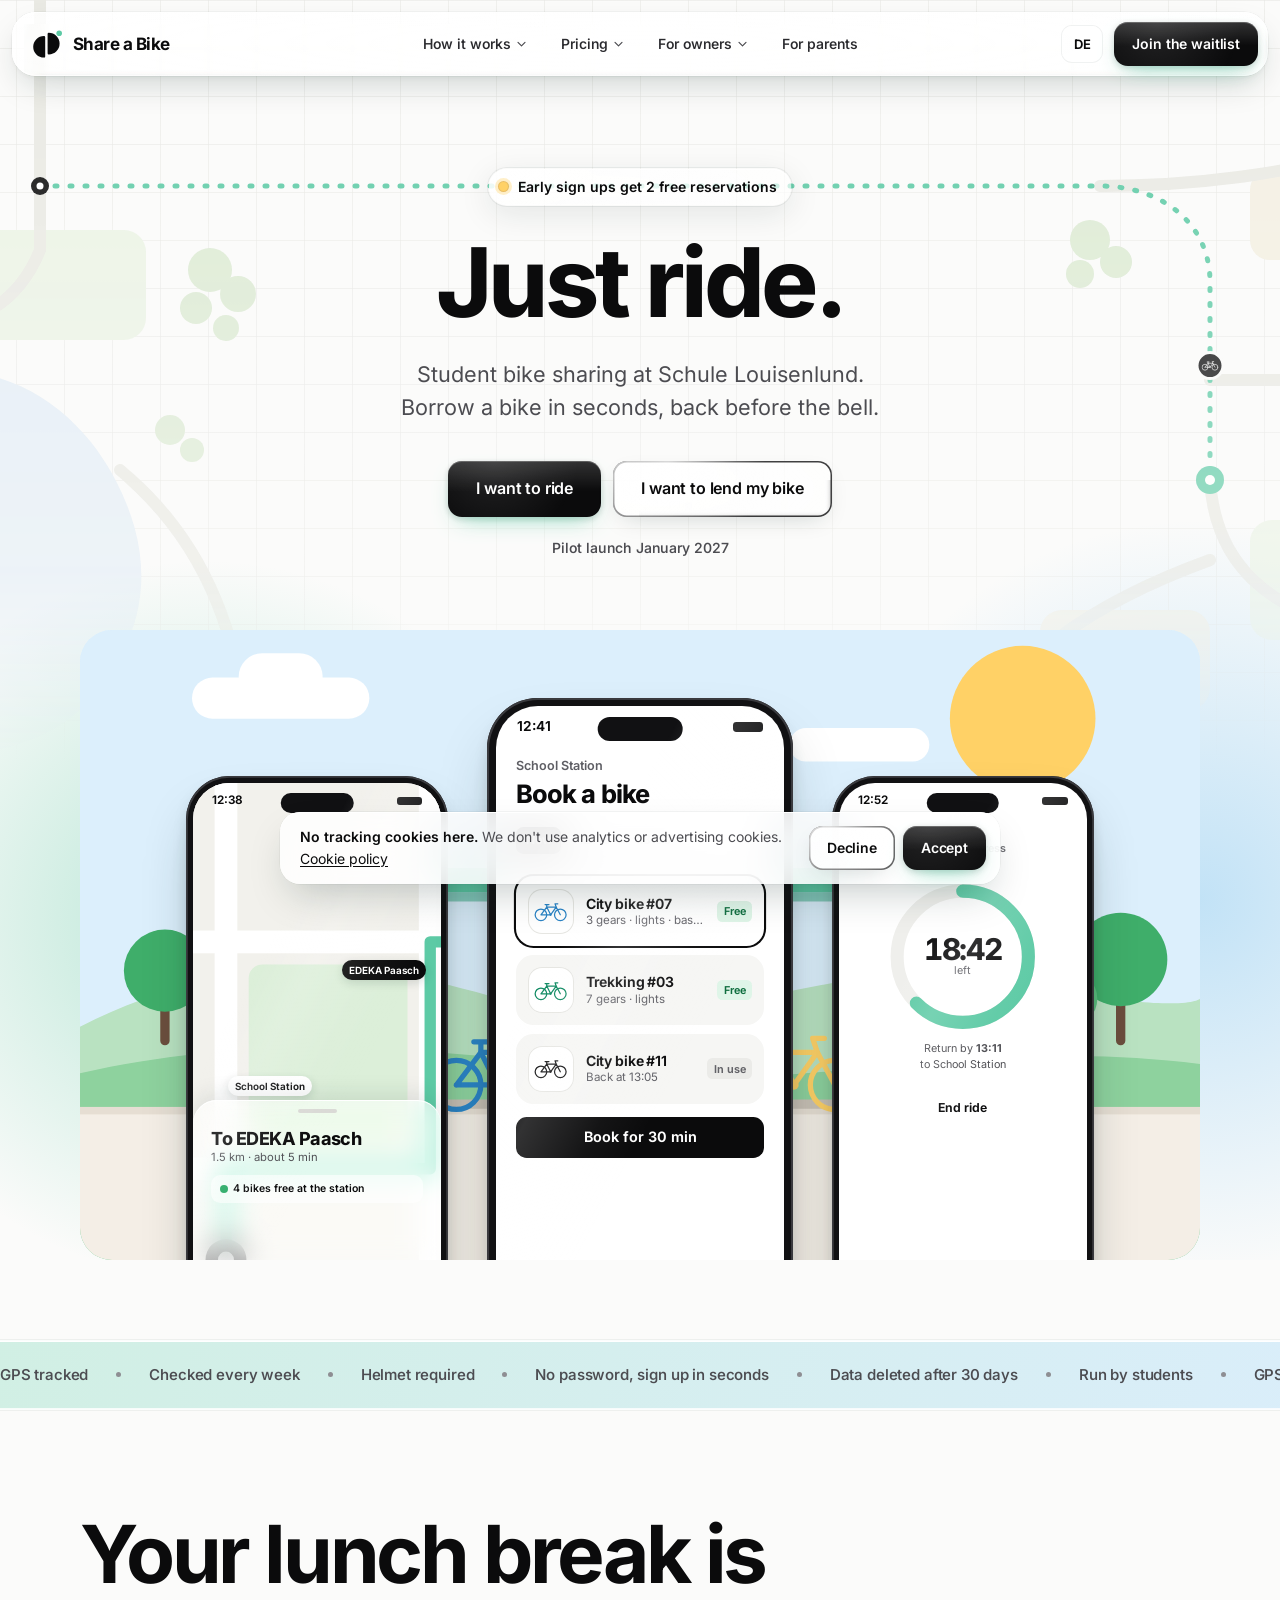
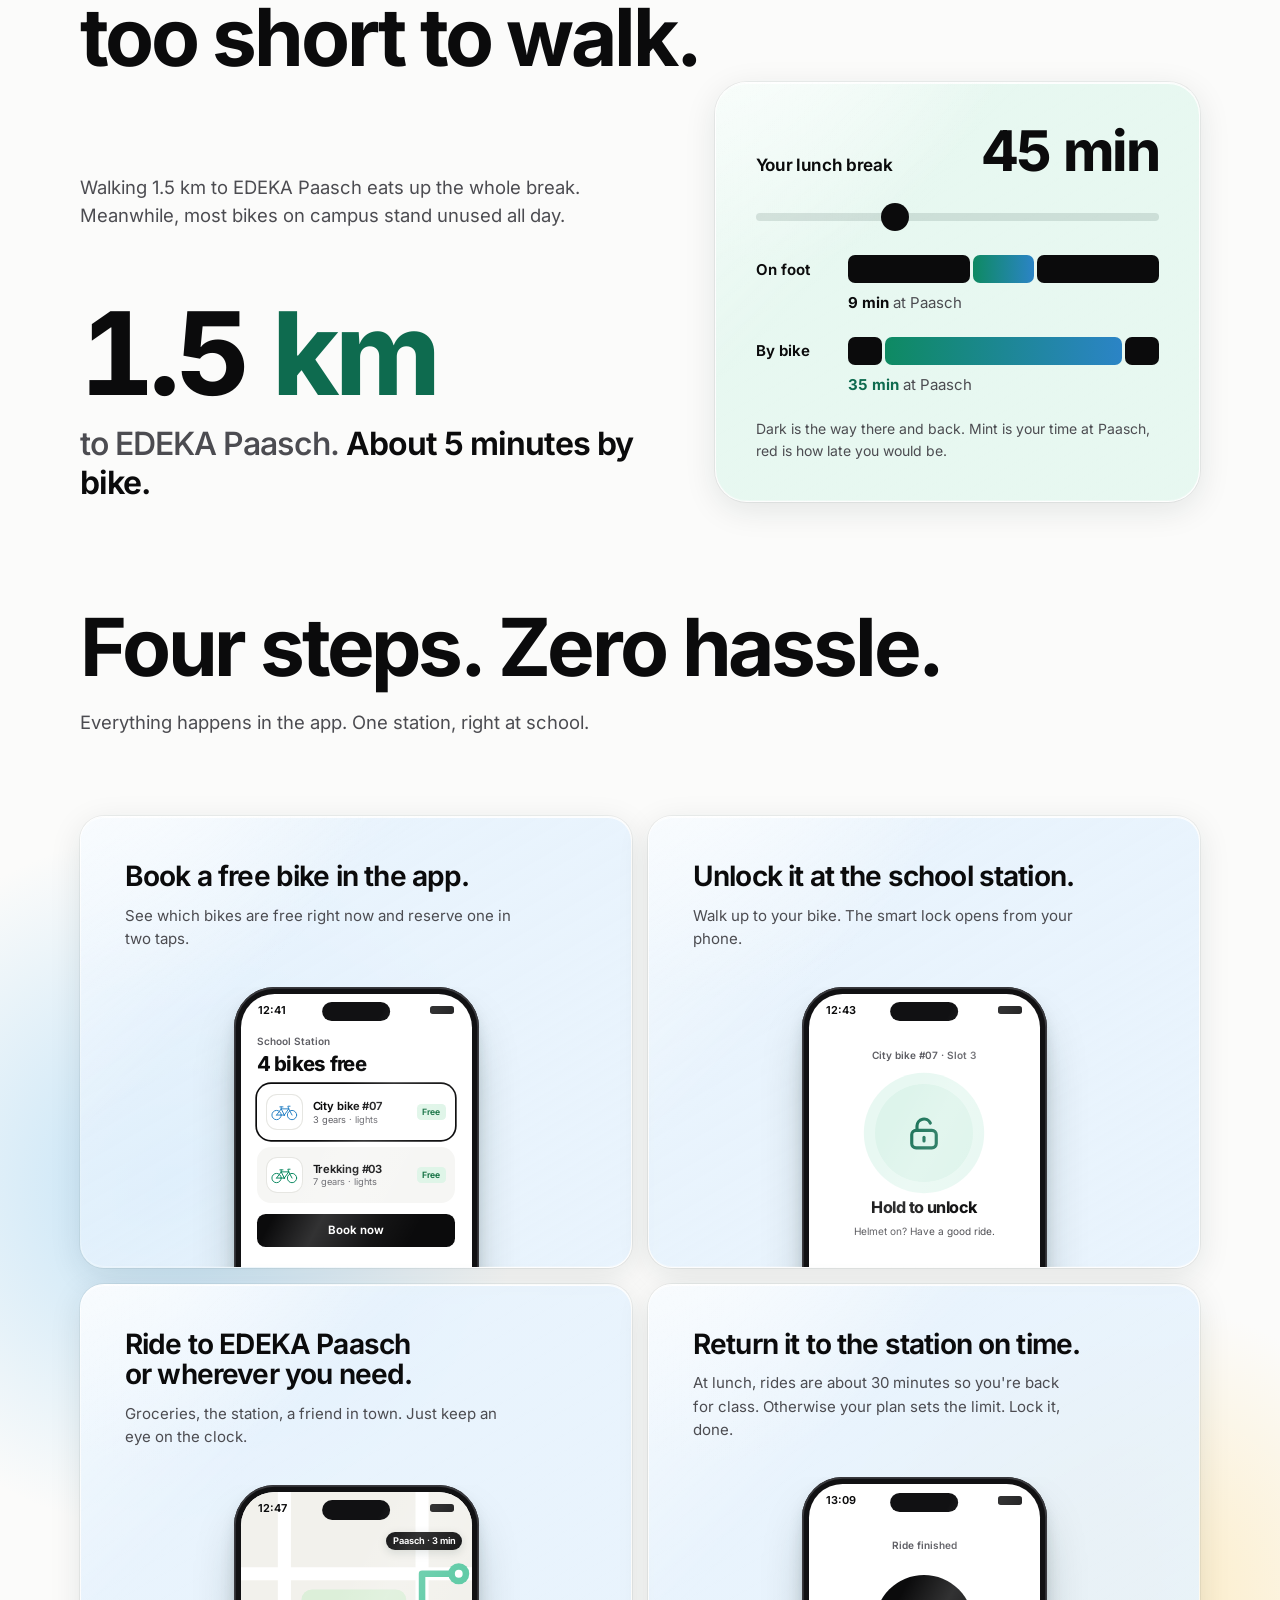
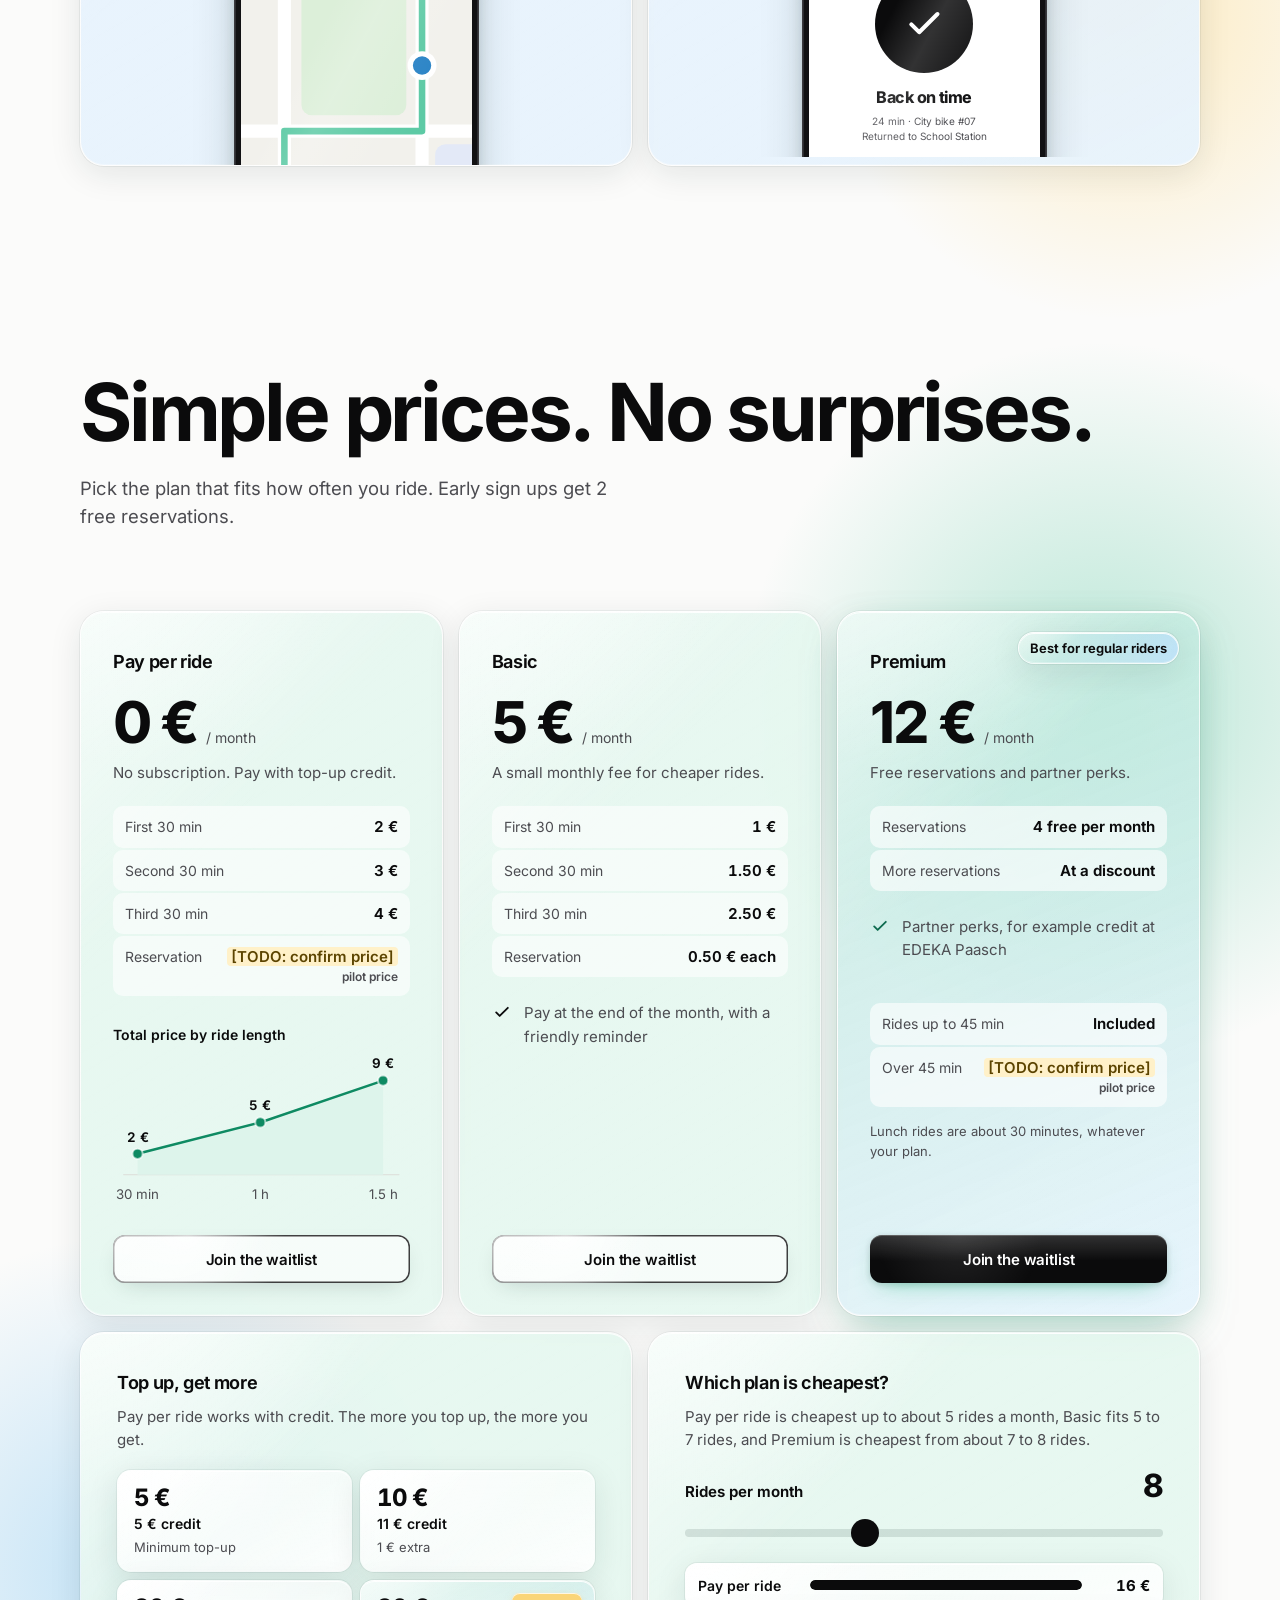
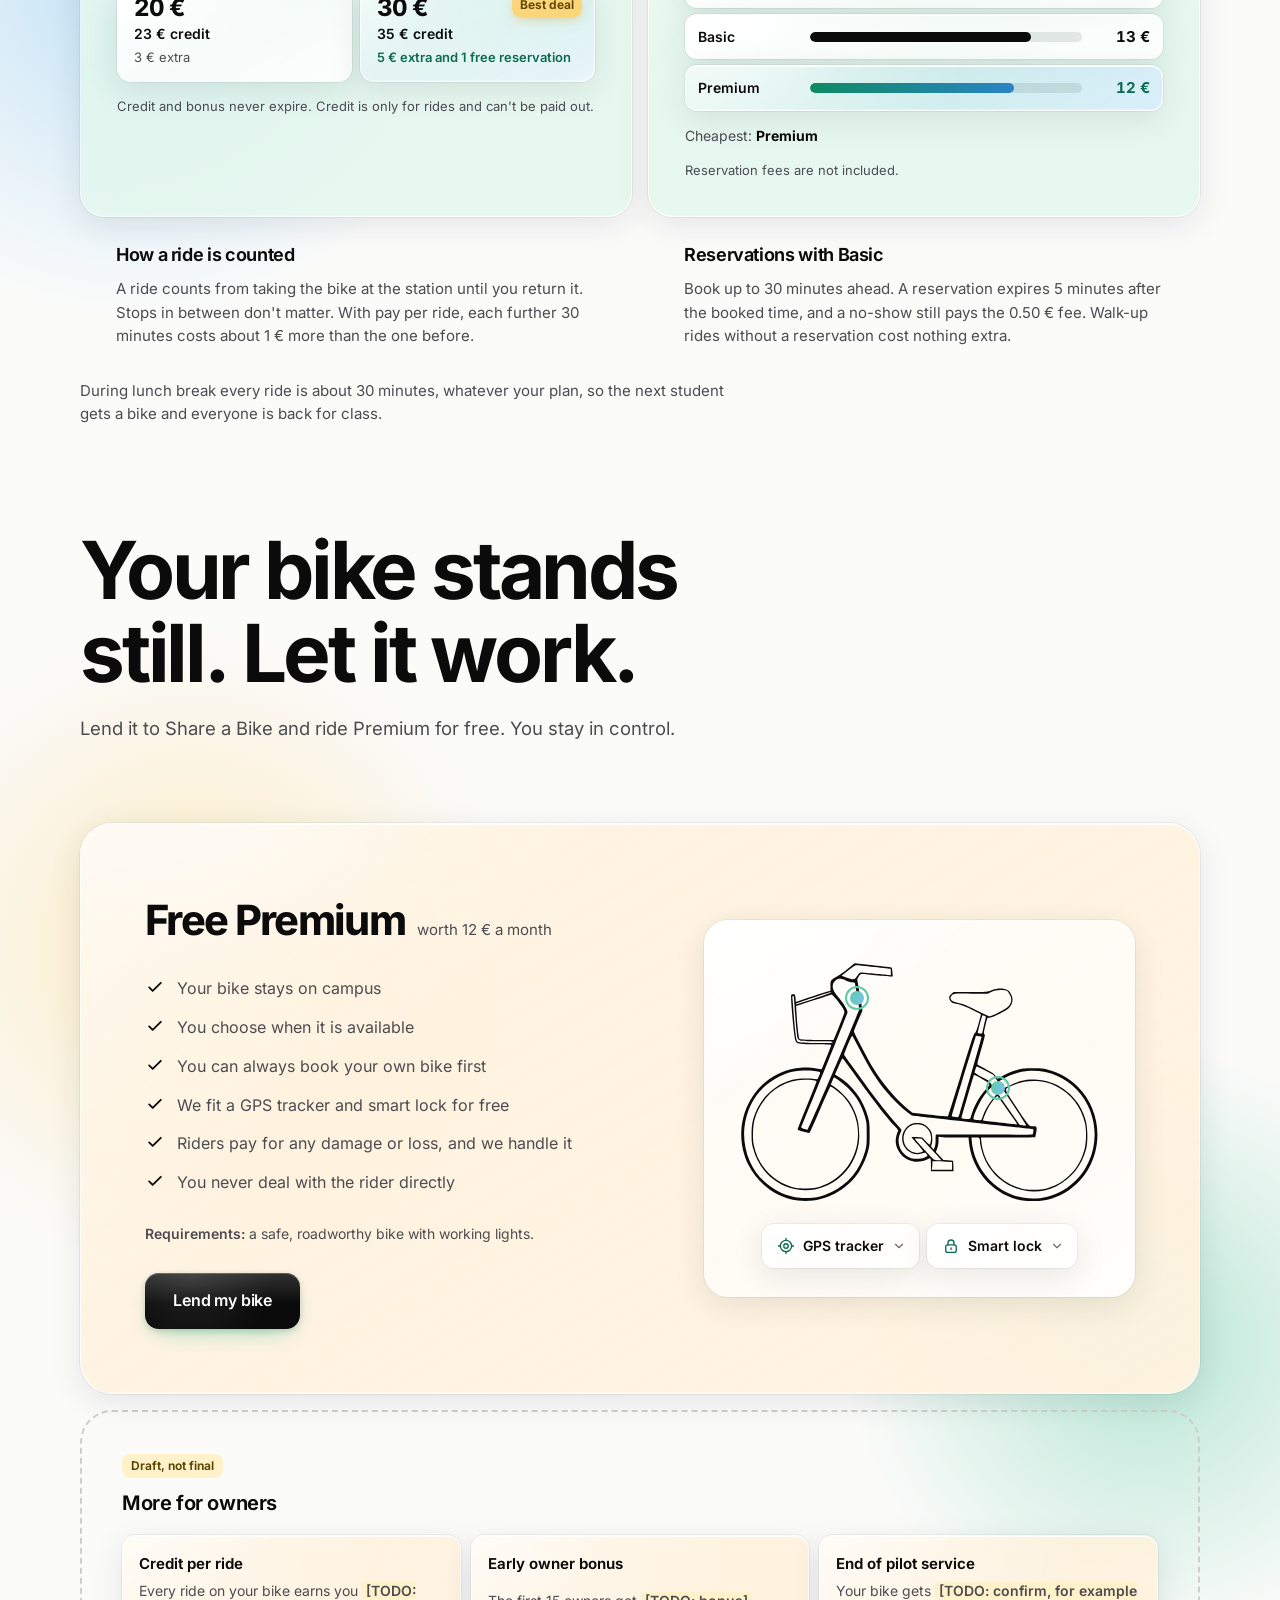
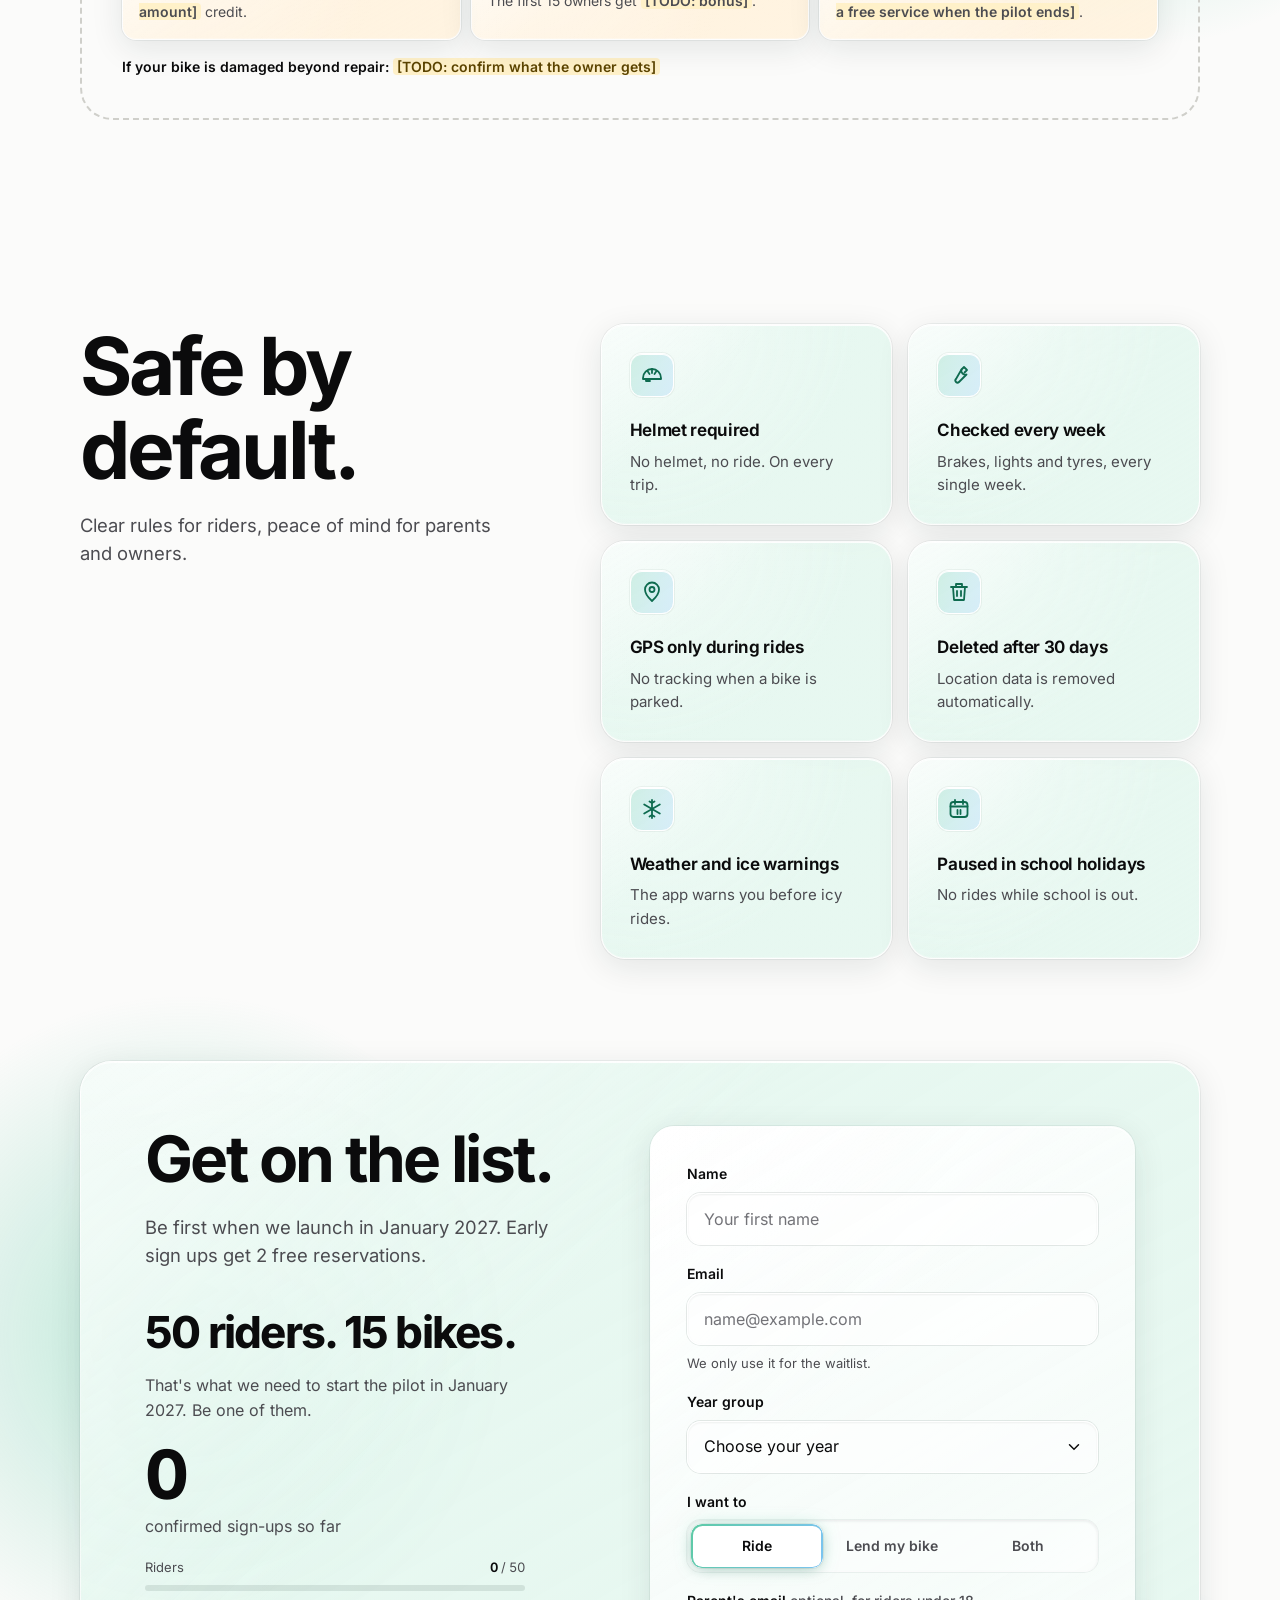
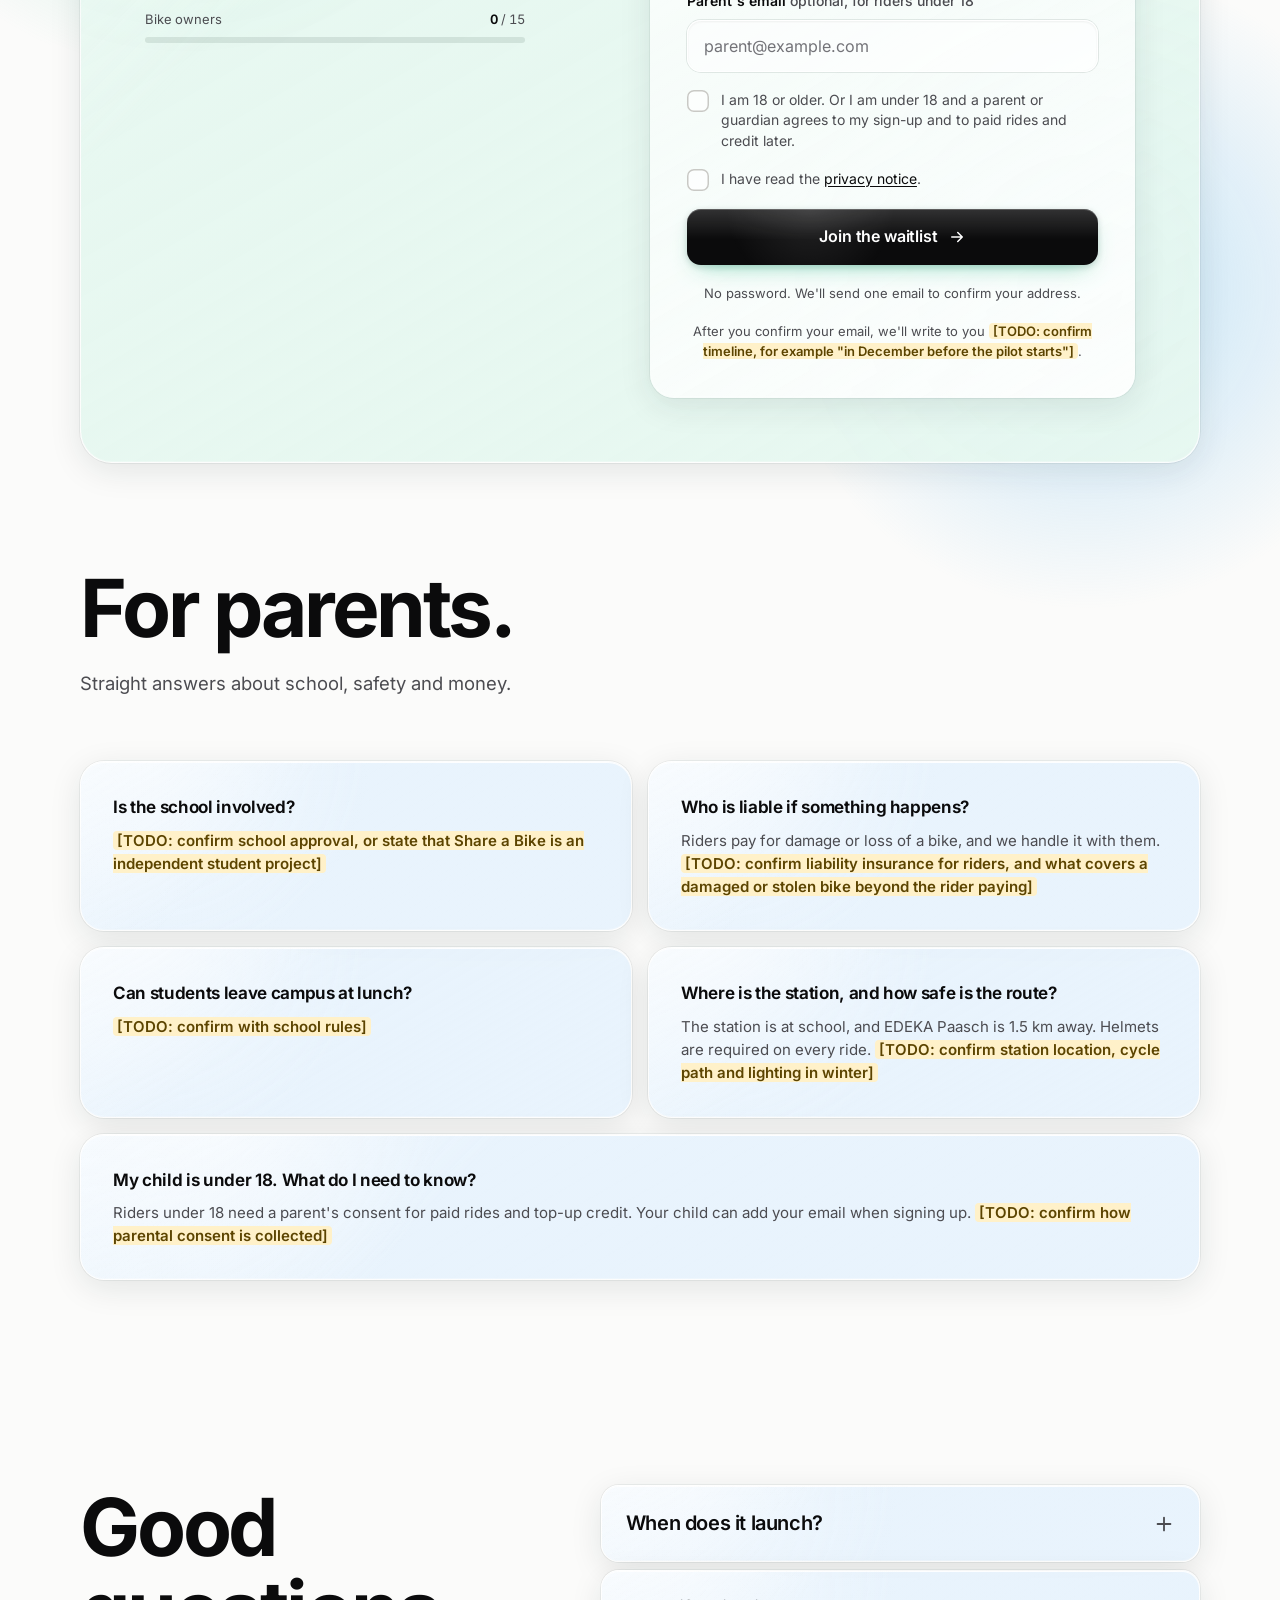
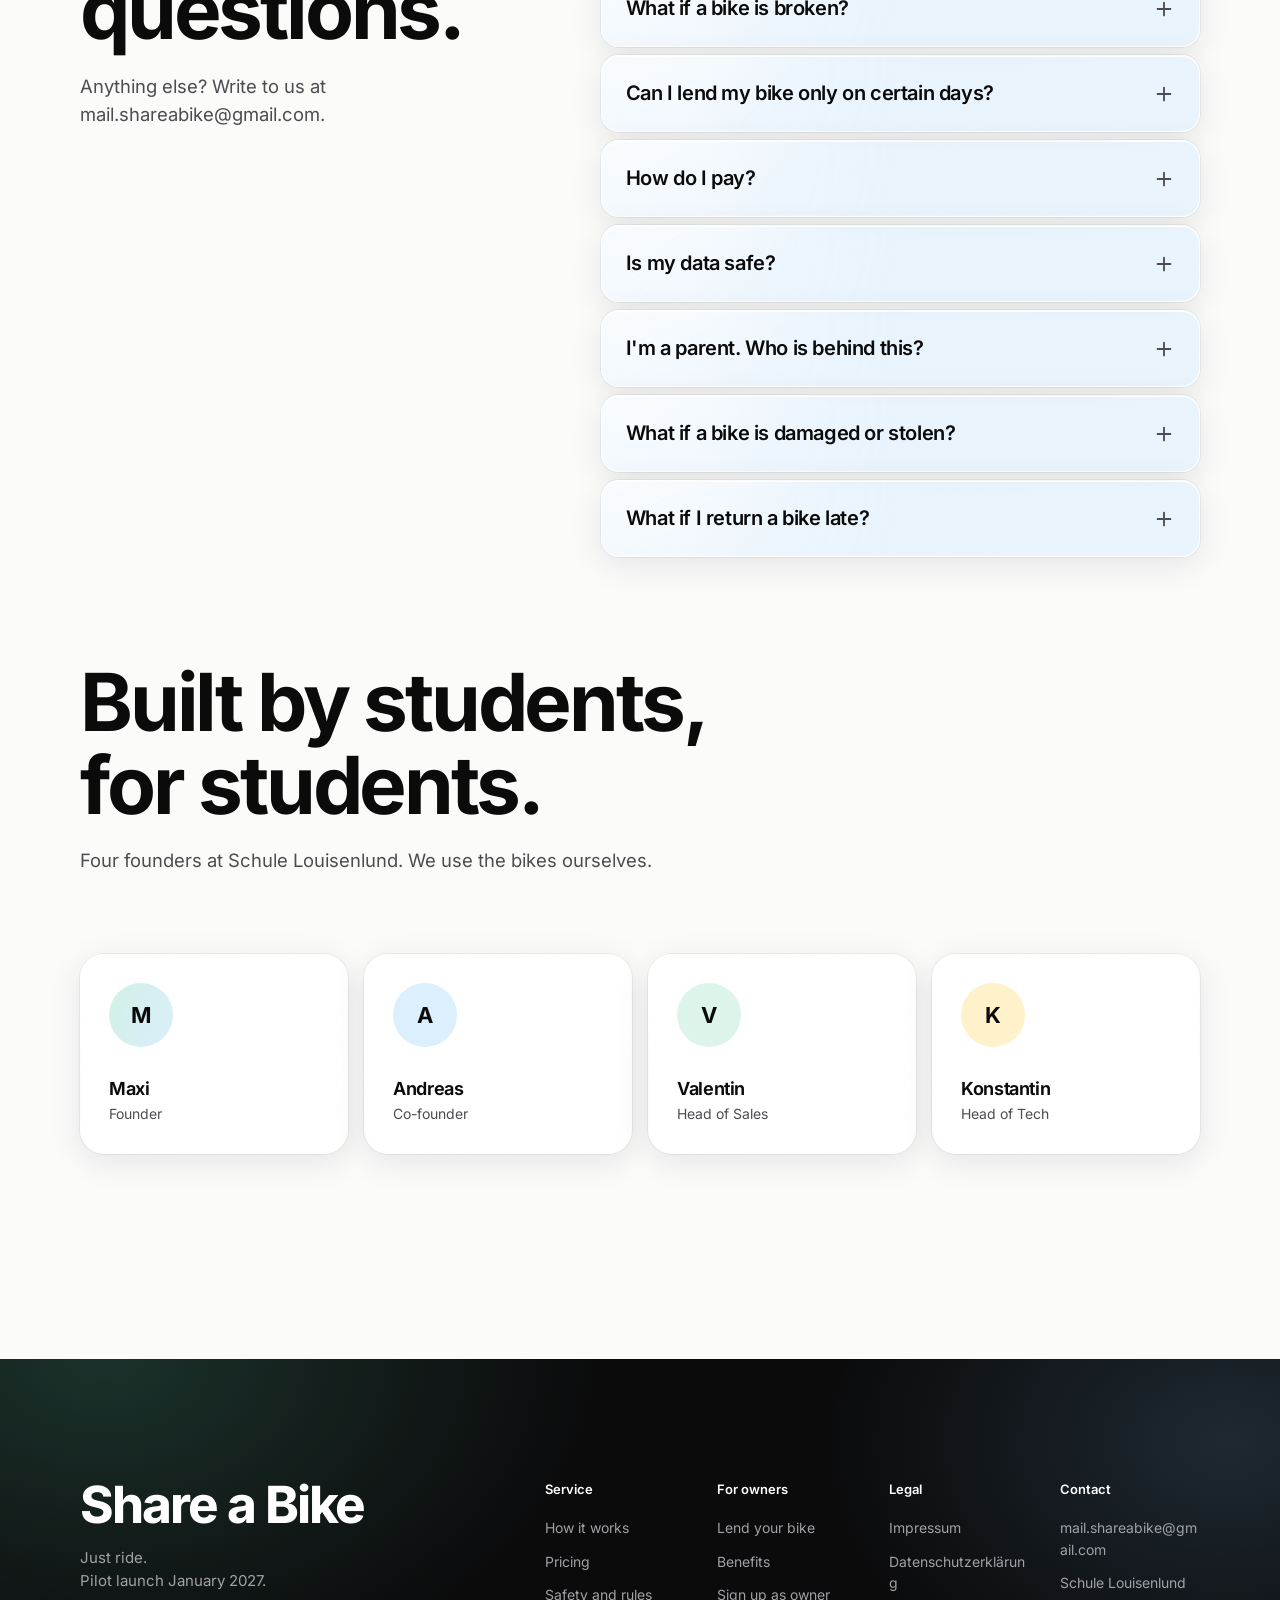
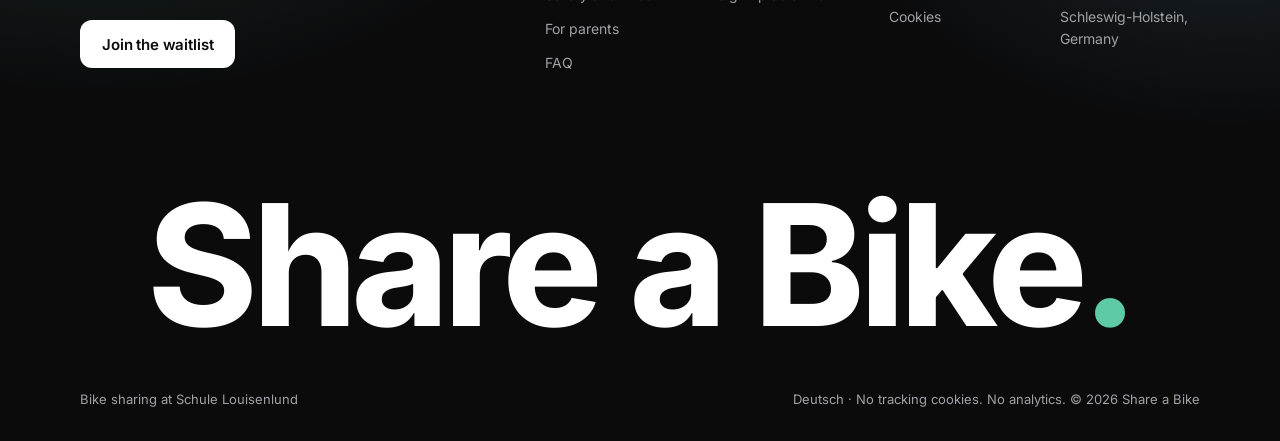
<file: site/index.html>
<!doctype html>
<!--
  ============================================================================
  Share a Bike · pre-launch waitlist site
  Bike sharing at Schule Louisenlund.

  HOW TO EDIT
  - All texts and prices live directly in this file. Each section is marked
    with a big "SECTION" comment, so search for e.g. "SECTION 5" to find pricing.
  - The service name "Share a Bike" appears in all files in /site (index,
    impressum, datenschutz, confirmed). Use search & replace to rename.
  - Colours, spacing and fonts live in css/style.css (top of the file).
  - The sign-up backend URL and waitlist goals live in js/config.js.
  ============================================================================
-->
<html lang="en">
<head>
  <meta charset="utf-8">
  <meta name="viewport" content="width=device-width, initial-scale=1, viewport-fit=cover, interactive-widget=resizes-content">
  <title>Share a Bike · Bike sharing at Schule Louisenlund</title>
  <meta name="description" content="Peer-to-peer bike sharing for students at Schule Louisenlund. Borrow a bike from the school station in seconds. Join the waitlist for the pilot in January 2027.">
  <meta name="theme-color" content="#FBFBFA">

  <!-- Open Graph / WhatsApp preview. og:image and og:url must be ABSOLUTE URLs.
       Change https://shareabike.netlify.app here (and in de.html) if you move to your own domain. -->
  <link rel="alternate" hreflang="en" href="https://shareabike.netlify.app/">
  <link rel="alternate" hreflang="de" href="https://shareabike.netlify.app/de.html">
  <meta property="og:type" content="website">
  <meta property="og:site_name" content="Share a Bike">
  <meta property="og:title" content="Share a Bike · Bike sharing at Schule Louisenlund">
  <meta property="og:description" content="Borrow a bike from school in seconds. Back before the bell. Join the waitlist: early sign ups get 2 free reservations.">
  <meta property="og:url" content="https://shareabike.netlify.app/">
  <meta property="og:locale" content="en_GB">
  <meta property="og:image" content="https://shareabike.netlify.app/img/og-image.png">
  <meta property="og:image:width" content="1200">
  <meta property="og:image:height" content="630">
  <meta property="og:image:alt" content="Share a Bike: Just ride. A student bike sharing pilot at Schule Louisenlund.">
  <meta name="twitter:card" content="summary_large_image">

  <link rel="icon" href="img/favicon.svg" type="image/svg+xml">
  <link rel="apple-touch-icon" href="img/apple-touch-icon.png">

  <!-- Self-hosted font: no requests to Google or any other third party. -->
  <link rel="preload" href="fonts/inter-latin-wght.woff2" as="font" type="font/woff2" crossorigin>
  <link rel="stylesheet" href="css/style.css">

  <!-- Config first (backend URL, goals), then the page scripts. No third-party scripts. -->
  <script src="js/config.js"></script>
  <script src="js/liquid-glass.js" defer></script>
  <script src="js/main.js" defer></script>
  <script src="js/nav-menu.js" defer></script>
  <script src="js/cookie-banner.js" defer></script>
</head>
<body>

<!-- ==========================================================================
     SVG DEFINITIONS
     1) #liquid-glass: the refraction filter used by the header (Chromium only,
        other browsers automatically get a frosted-glass fallback, see
        js/liquid-glass.js). The displacement map image is generated by JS so
        it always matches the exact size of the pill.
     2) Icon + illustration sprite, reused all over the page via <use>.
     ========================================================================== -->
<svg class="svg-defs" aria-hidden="true" focusable="false">
  <defs>
    <filter id="liquid-glass" x="0" y="0" width="100%" height="100%" color-interpolation-filters="sRGB">
      <!-- Displacement map: neutral grey in the middle, strong at the rounded edges -->
      <feImage id="liquid-glass-map" x="0" y="0" width="1" height="1" preserveAspectRatio="none" result="map"/>
      <!-- Blur so text scrolling behind the glass never competes with the nav labels -->
      <feGaussianBlur in="SourceGraphic" stdDeviation="2.4" result="soft"/>
      <!-- Refract each colour channel by a slightly different amount = chromatic aberration -->
      <feDisplacementMap in="soft" in2="map" scale="24" xChannelSelector="R" yChannelSelector="G" result="dispR"/>
      <feDisplacementMap in="soft" in2="map" scale="22" xChannelSelector="R" yChannelSelector="G" result="dispG"/>
      <feDisplacementMap in="soft" in2="map" scale="20" xChannelSelector="R" yChannelSelector="G" result="dispB"/>
      <feColorMatrix in="dispR" type="matrix" values="1 0 0 0 0  0 0 0 0 0  0 0 0 0 0  0 0 0 1 0" result="chR"/>
      <feColorMatrix in="dispG" type="matrix" values="0 0 0 0 0  0 1 0 0 0  0 0 0 0 0  0 0 0 1 0" result="chG"/>
      <feColorMatrix in="dispB" type="matrix" values="0 0 0 0 0  0 0 0 0 0  0 0 1 0 0  0 0 0 1 0" result="chB"/>
      <feBlend in="chR" in2="chG" mode="screen" result="chRG"/>
      <feBlend in="chRG" in2="chB" mode="screen" result="glass"/>
      <!-- Slight saturation boost, like real liquid glass -->
      <feColorMatrix in="glass" type="saturate" values="1.45"/>
    </filter>

    <!-- Simple bike illustration (colour = currentColor) -->
    <symbol id="i-bike" viewBox="0 0 120 76">
      <g fill="none" stroke="currentColor" stroke-width="4.5" stroke-linecap="round" stroke-linejoin="round">
        <circle cx="25" cy="50" r="21"/>
        <circle cx="95" cy="50" r="21"/>
        <path d="M25 50 L46 22 H80 L95 50 M46 22 L60 50 L80 22 M25 50 H60"/>
        <path d="M40 13 H54 M46 13 L46 22"/>
        <path d="M80 22 L76 10 H86"/>
      </g>
      <circle cx="60" cy="50" r="4" fill="currentColor"/>
    </symbol>

    <symbol id="i-check" viewBox="0 0 24 24"><path d="M5 12.5l4.2 4.2L19 7" fill="none" stroke="currentColor" stroke-width="2.2" stroke-linecap="round" stroke-linejoin="round"/></symbol>
    <symbol id="i-arrow" viewBox="0 0 24 24"><path d="M5 12h14M13 6l6 6-6 6" fill="none" stroke="currentColor" stroke-width="2" stroke-linecap="round" stroke-linejoin="round"/></symbol>
    <symbol id="i-plus" viewBox="0 0 24 24"><path d="M12 5v14M5 12h14" fill="none" stroke="currentColor" stroke-width="2" stroke-linecap="round"/></symbol>
    <symbol id="i-helmet" viewBox="0 0 24 24"><g fill="none" stroke="currentColor" stroke-width="1.8" stroke-linecap="round" stroke-linejoin="round"><path d="M3 15a9 9 0 0 1 18 0v1H3z"/><path d="M12 6v4M7.5 8l2 3M16.5 8l-2 3"/><path d="M6 16v2h4"/></g></symbol>
    <symbol id="i-wrench" viewBox="0 0 24 24"><g fill="none" stroke="currentColor" stroke-width="1.8" stroke-linecap="round" stroke-linejoin="round"><path d="M14.5 6.5a4 4 0 0 0 5 5L12 19a2.1 2.1 0 0 1-3-3z"/><path d="M14.5 6.5L17 4l3 3-2.5 2.5"/></g></symbol>
    <symbol id="i-pin" viewBox="0 0 24 24"><g fill="none" stroke="currentColor" stroke-width="1.8" stroke-linecap="round" stroke-linejoin="round"><path d="M12 21s-7-6.2-7-11.5a7 7 0 0 1 14 0C19 14.8 12 21 12 21z"/><circle cx="12" cy="9.5" r="2.5"/></g></symbol>
    <symbol id="i-trash" viewBox="0 0 24 24"><g fill="none" stroke="currentColor" stroke-width="1.8" stroke-linecap="round" stroke-linejoin="round"><path d="M4 7h16M9 7V4h6v3M6 7l1 13h10l1-13"/><path d="M10 11v5M14 11v5"/></g></symbol>
    <symbol id="i-snow" viewBox="0 0 24 24"><g fill="none" stroke="currentColor" stroke-width="1.8" stroke-linecap="round"><path d="M12 3v18M4.2 7.5l15.6 9M4.2 16.5l15.6-9"/><path d="M9.5 4.5L12 6l2.5-1.5M9.5 19.5L12 18l2.5 1.5"/></g></symbol>
    <symbol id="i-pause" viewBox="0 0 24 24"><g fill="none" stroke="currentColor" stroke-width="1.8" stroke-linecap="round" stroke-linejoin="round"><rect x="3.5" y="5" width="17" height="15" rx="3"/><path d="M3.5 9.5h17M8 3v4M16 3v4M10.5 13v4M13.5 13v4"/></g></symbol>
    <symbol id="i-lock" viewBox="0 0 24 24"><g fill="none" stroke="currentColor" stroke-width="1.8" stroke-linecap="round" stroke-linejoin="round"><rect x="5" y="10.5" width="14" height="10" rx="2.5"/><path d="M8 10.5V8a4 4 0 0 1 8 0v2.5"/><path d="M12 14.5v2"/></g></symbol>
    <symbol id="i-unlock" viewBox="0 0 24 24"><g fill="none" stroke="currentColor" stroke-width="1.8" stroke-linecap="round" stroke-linejoin="round"><rect x="5" y="10.5" width="14" height="10" rx="2.5"/><path d="M8 10.5V8a4 4 0 0 1 7.6-1.7"/><path d="M12 14.5v2"/></g></symbol>
    <symbol id="i-gps" viewBox="0 0 24 24"><g fill="none" stroke="currentColor" stroke-width="1.8" stroke-linecap="round"><circle cx="12" cy="12" r="3"/><circle cx="12" cy="12" r="7.5"/><path d="M12 2v2.5M12 19.5V22M2 12h2.5M19.5 12H22"/></g></symbol>
    <symbol id="i-menu" viewBox="0 0 24 24"><path d="M4 9h16M4 15h16" fill="none" stroke="currentColor" stroke-width="2" stroke-linecap="round"/></symbol>
  </defs>
</svg>

<a class="skip-link" href="#main">Skip to content</a>

<!-- ==========================================================================
     HEADER · floating liquid-glass pill
     The .glass element gets the class "glass--svg" from js/liquid-glass.js when
     the browser supports SVG filters in backdrop-filter. Otherwise it keeps the
     frosted-glass fallback styles.
     ========================================================================== -->
<header class="site-header">
  <div class="glass" data-glass>
    <a class="logo" href="#top" aria-label="Share a Bike home">
      <span class="logo__mark" aria-hidden="true">
        <svg viewBox="-36 -40 80 74" role="img" aria-hidden="true"><path d="M-6 -20 A24 24 0 0 0 -6 28 Z" fill="currentColor" stroke="currentColor" stroke-width="6" stroke-linejoin="round"/><path d="M6 -28 A24 24 0 0 1 6 20 Z" fill="currentColor" stroke="currentColor" stroke-width="6" stroke-linejoin="round"/><circle cx="32" cy="-30" r="7" fill="#5DCAA5"/></svg>
      </span>
      <span class="logo__text">Share a Bike</span>
    </a>

    <!-- Main nav. Hovering (or focusing) a link folds out a panel with links to
         specific points on the page (js/nav-menu.js). On phones the menu button is used instead. -->
    <nav class="nav" aria-label="Main">
      <span class="nav__lens" aria-hidden="true"></span>
      <div class="nav__item" data-nav-item>
        <a class="nav__link" href="#how" aria-haspopup="true" aria-expanded="false" aria-controls="menu-how">How it works<svg class="nav__chev" viewBox="0 0 24 24" aria-hidden="true"><path d="M6 9l6 6 6-6" fill="none" stroke="currentColor" stroke-width="2" stroke-linecap="round" stroke-linejoin="round"/></svg></a>
        <div class="nav__menu" id="menu-how">
          <div class="nav__panel">
            <a class="nav__sub" href="#step-book"><b>Book a bike</b><span>Reserve a free bike in two taps</span></a>
            <a class="nav__sub" href="#step-unlock"><b>Unlock at the station</b><span>The smart lock opens from your phone</span></a>
            <a class="nav__sub" href="#step-ride"><b>Ride to EDEKA Paasch</b><span>1.5 km, about 5 minutes</span></a>
            <a class="nav__sub" href="#step-return"><b>Return on time</b><span>About 30 minutes at lunch</span></a>
            <a class="nav__sub" href="#planner"><b>Lunch break planner</b><span>See how much time you win</span></a>
          </div>
        </div>
      </div>
      <div class="nav__item" data-nav-item>
        <a class="nav__link" href="#pricing" aria-haspopup="true" aria-expanded="false" aria-controls="menu-pricing">Pricing<svg class="nav__chev" viewBox="0 0 24 24" aria-hidden="true"><path d="M6 9l6 6 6-6" fill="none" stroke="currentColor" stroke-width="2" stroke-linecap="round" stroke-linejoin="round"/></svg></a>
        <div class="nav__menu" id="menu-pricing">
          <div class="nav__panel">
            <a class="nav__sub" href="#plan-single"><b>Pay per ride · 0 € / month</b><span>From 2 € per ride, pay with credit</span></a>
            <a class="nav__sub" href="#plan-basic"><b>Basic · 5 € / month</b><span>Rides from 1 €</span></a>
            <a class="nav__sub" href="#plan-premium"><b>Premium · 12 € / month</b><span>4 free reservations a month and perks</span></a>
            <a class="nav__sub" href="#top-up"><b>Top-up credit</b><span>Up to 5 € extra credit</span></a>
            <a class="nav__sub" href="#cheapest"><b>Which plan is cheapest?</b><span>Compare by rides per month</span></a>
          </div>
        </div>
      </div>
      <div class="nav__item" data-nav-item>
        <a class="nav__link" href="#owners" aria-haspopup="true" aria-expanded="false" aria-controls="menu-owners">For owners<svg class="nav__chev" viewBox="0 0 24 24" aria-hidden="true"><path d="M6 9l6 6 6-6" fill="none" stroke="currentColor" stroke-width="2" stroke-linecap="round" stroke-linejoin="round"/></svg></a>
        <div class="nav__menu" id="menu-owners">
          <div class="nav__panel">
            <a class="nav__sub" href="#owner-benefits"><b>Benefits</b><span>Free Premium, worth 12 € a month</span></a>
            <a class="nav__sub" href="#owner-requirements"><b>Requirements</b><span>A safe, roadworthy bike with lights</span></a>
            <a class="nav__sub" href="#safety"><b>Safety and rules</b><span>GPS, weekly checks, helmets</span></a>
            <a class="nav__sub" href="#signup" data-role-select="lend"><b>Lend your bike</b><span>Join the waitlist as an owner</span></a>
          </div>
        </div>
      </div>
      <div class="nav__item">
        <a class="nav__link" href="#parents">For parents</a>
      </div>
    </nav>

    <a class="lang-toggle" href="de.html" hreflang="de" lang="de" aria-label="Deutsche Version">DE</a>
    <a class="btn btn--dark btn--sm header__cta" href="#signup" data-role-select="ride">
      <span class="hide-xs">Join the waitlist</span><span class="show-xs">Join</span>
    </a>
    <button class="menu-toggle" type="button" aria-expanded="false" aria-controls="mobile-menu" aria-label="Open menu">
      <svg><use href="#i-menu"/></svg>
    </button>
  </div>

  <!-- Mobile menu (small screens only) -->
  <nav class="mobile-menu" id="mobile-menu" aria-label="Mobile" hidden>
    <a href="#how">How it works</a>
    <a href="#pricing">Pricing</a>
    <a href="#owners">For owners</a>
    <a href="#parents">For parents</a>
    <a href="#faq">FAQ</a>
    <a class="mobile-menu__lang" href="de.html" hreflang="de" lang="de">Deutsch</a>
  </nav>
</header>

<main id="main">

  <!-- ========================================================================
       SECTION 1 · HERO
       ======================================================================== -->
  <section class="hero" id="top">
    <!-- Decorative map background: faint grid + a coloured route that runs
         right underneath the glass header, so the refraction is visible from
         the very first second. -->
    <!-- Decorative map of the trip: school station to EDEKA Paasch (stylised, not to scale).
         Scenery stays at the sides so the headline area stays calm. The route runs right
         behind the glass offer badge (y 186), draws itself once, then a small rider bikes it
         (js/main.js, "Hero rider"). -->
    <svg class="hero__map" viewBox="0 0 1440 760" overflow="visible" aria-hidden="true">
      <defs>
        <pattern id="grid" width="48" height="48" patternUnits="userSpaceOnUse">
          <path d="M48 0H0V48" fill="none" stroke="#E4E4DF" stroke-width="1"/>
        </pattern>
        <linearGradient id="mapFade" x1="0" y1="0" x2="0" y2="1">
          <stop offset="0" stop-color="#fff" stop-opacity="1"/>
          <stop offset=".75" stop-color="#fff" stop-opacity=".6"/>
          <stop offset="1" stop-color="#fff" stop-opacity="0"/>
        </linearGradient>
        <mask id="mapMask" maskUnits="userSpaceOnUse" x="-1200" y="0" width="3840" height="760"><rect x="-1200" width="3840" height="760" fill="url(#mapFade)"/></mask>
        <!-- Intro: this solid path is drawn once on load and reveals the dashed route under it -->
        <mask id="routeDraw" maskUnits="userSpaceOnUse" x="-1200" y="0" width="3840" height="760">
          <path class="hero__route-draw" d="M120 186 H1180 C1240 186 1290 222 1290 282 V480" pathLength="1" fill="none" stroke="#fff" stroke-width="16" stroke-linecap="round"/>
        </mask>
      </defs>
      <g mask="url(#mapMask)">
        <rect x="-1200" width="3840" height="760" fill="url(#grid)"/>

        <!-- water (the Schlei) -->
        <path d="M-1200 380 H-20 C70 350 150 400 190 470 C230 540 240 620 170 700 C130 745 60 760 -20 760 H-1200 Z" fill="#E3EDF6"/>

        <!-- fields -->
        <rect class="hero__map-wide" x="36" y="230" width="190" height="110" rx="22" fill="#EBF3E5"/>
        <rect x="1330" y="170" width="140" height="90" rx="20" fill="#F3EFE2"/>
        <rect x="1330" y="520" width="150" height="120" rx="22" fill="#EBF3E5"/>
        <rect x="1120" y="610" width="170" height="100" rx="22" fill="#F3EFE2"/>

        <!-- trees -->
        <g fill="#DCEAD3">
          <g class="hero__map-wide"><circle cx="290" cy="270" r="22"/><circle cx="318" cy="294" r="18"/><circle cx="276" cy="308" r="16"/><circle cx="306" cy="328" r="13"/></g>
          <circle cx="1170" cy="240" r="20"/><circle cx="1196" cy="262" r="16"/><circle cx="1160" cy="274" r="14"/>
          <circle cx="1384" cy="390" r="18"/><circle cx="1408" cy="412" r="14"/>
          <circle cx="250" cy="430" r="15"/><circle cx="272" cy="450" r="12"/>
        </g>

        <!-- side roads -->
        <g fill="none" stroke="#E9E9E3" stroke-width="12" stroke-linecap="round">
          <path d="M-1200 330 H-20 C60 330 100 300 120 250 V186"/>
          <path d="M120 186 V-20"/>
          <path d="M1180 186 C1300 186 1380 168 1460 150 H2640"/>
          <path d="M1290 380 H2640"/>
          <path d="M1290 480 C1295 560 1340 610 1460 640 H2640"/>
          <path d="M1040 760 C1080 660 1180 600 1290 560"/>
          <path d="M200 470 C260 520 320 600 330 760"/>
        </g>

        <!-- the route: runs through the lower half of the glass header,
             so you can see it stretch and bend at the pill's edges -->
        <path id="heroRoute" class="hero__route" mask="url(#routeDraw)" d="M120 186 H1180 C1240 186 1290 222 1290 282 V480" fill="none" stroke="#5DCAA5" stroke-width="5" stroke-linecap="round" stroke-dasharray="2 13"/>


        <!-- start: the station at school -->
        <circle cx="120" cy="186" r="9" fill="#0B0B0C"/>
        <circle cx="120" cy="186" r="3.5" fill="#fff"/>

        <!-- finish: EDEKA Paasch -->
        <g transform="translate(1290 480)">
          <g class="hero__pin"><circle r="14" fill="#5DCAA5"/><circle r="5" fill="#fff"/></g>
        </g>

        <!-- the rider: rides the route once after it has drawn (skipped with reduced motion) -->
        <g class="hero__rider" data-rider>
          <circle r="13" fill="#0B0B0C" stroke="#FBFBFA" stroke-width="3"/>
          <use href="#i-bike" x="-8.5" y="-5.5" width="17" height="11" color="#fff"/>
          <animateMotion id="riderMotion" begin="indefinite" dur="2.6s" fill="freeze" calcMode="spline" keyTimes="0;1" keyPoints="0;0.985" keySplines="0.77 0 0.175 1">
            <mpath href="#heroRoute"/>
          </animateMotion>
        </g>
      </g>
    </svg>

    <div class="container hero__inner">
      <p class="badge reveal" data-glass="badge">
        <span class="badge__dot" aria-hidden="true"></span>
        <!-- Offer text -->
        Early sign ups get 2 free reservations
      </p>
      <h1 class="hero__title reveal">Just ride.</h1>
      <p class="hero__sub reveal">Student bike sharing at Schule Louisenlund. Borrow a bike in seconds, back before the bell.</p>
      <div class="hero__actions reveal">
        <a class="btn btn--dark btn--lg" href="#signup" data-role-select="ride">I want to ride</a>
        <a class="btn btn--outline btn--lg lg-blur" href="#signup" data-role-select="lend" data-glass>I want to lend my bike</a>
      </div>
      <p class="hero__meta reveal">Pilot launch January 2027</p>
    </div>

    <!-- Hero visual: colourful station illustration + phone mockups -->
    <div class="container">
      <div class="hero__visual reveal">
        <svg class="scene" viewBox="0 0 1200 720" preserveAspectRatio="xMidYMax slice" aria-hidden="true">
          <rect width="1200" height="720" style="fill: var(--sky-soft)"/>
          <circle cx="1010" cy="140" r="78" style="fill: var(--sun)"/>
          <g fill="#fff">
            <rect x="120" y="96" width="190" height="44" rx="22"/><rect x="170" y="70" width="90" height="50" rx="25"/>
            <rect x="760" y="150" width="150" height="36" rx="18"/>
          </g>
          <path d="M0 470 C180 380 330 400 480 450 S820 380 1000 420 1200 440 1200 440 V720 H0z" fill="#B9E2C1"/>
          <path d="M0 520 C220 470 420 500 600 520 S960 480 1200 510 V720 H0z" fill="#8ED29E"/>
          <!-- trees -->
          <g>
            <rect x="86" y="420" width="10" height="70" rx="5" fill="#6B4E3D"/><circle cx="91" cy="410" r="44" fill="#3FAE6A"/>
            <rect x="1110" y="410" width="10" height="80" rx="5" fill="#6B4E3D"/><circle cx="1115" cy="398" r="50" fill="#3FAE6A"/>
            <circle cx="1060" cy="440" r="30" fill="#5CC27F"/>
          </g>
          <!-- pavement -->
          <rect x="0" y="560" width="1200" height="160" fill="#F4EEE6"/>
          <rect x="0" y="556" width="1200" height="8" fill="#E6DED3"/>
          <!-- station canopy -->
          <g>
            <rect x="150" y="300" width="900" height="26" rx="13" fill="#5DCAA5"/>
            <rect x="170" y="326" width="860" height="10" rx="5" fill="#3FAE8A" opacity=".55"/>
            <rect x="200" y="326" width="12" height="236" fill="#2B2B2E"/>
            <rect x="988" y="326" width="12" height="236" fill="#2B2B2E"/>
          </g>
          <!-- bike rack -->
          <rect x="220" y="548" width="760" height="10" rx="5" fill="#C9C1B6"/>
          <!-- bikes (colour per bike) -->
          <g>
            <use href="#i-bike" x="230" y="470" width="150" height="95" color="#0B0B0C"/>
            <use href="#i-bike" x="372" y="470" width="150" height="95" style="color: var(--sky-mark)"/>
            <use href="#i-bike" x="690" y="470" width="150" height="95" style="color: var(--sun)"/>
            <use href="#i-bike" x="832" y="470" width="150" height="95" color="#5DCAA5"/>
          </g>
        </svg>

        <!-- Phone mockups (built with HTML/CSS so they stay crisp at any size) -->
        <div class="hero__phones">

          <!-- Left phone: map with the station -->
          <div data-ui class="phone phone--side phone--left" aria-hidden="true">
            <div class="phone__screen">
              <div class="phone__status"><span>12:38</span><span class="phone__island"></span><span class="phone__sig"></span></div>
              <div class="mapview">
                <svg viewBox="0 0 200 260" preserveAspectRatio="xMidYMid slice">
                  <rect width="200" height="260" fill="#F2F1EC"/>
                  <path d="M-10 70 H210 M-10 170 H210 M60 -10 V270 M150 -10 V270" stroke="#fff" stroke-width="10"/>
                  <rect x="70" y="80" width="70" height="80" rx="6" fill="#DCEFD9"/>
                  <rect x="160" y="182" width="50" height="60" rx="6" fill="#E3E9F7"/>
                  <path d="M60 210 V170 H150 V70 H172" fill="none" stroke="#5DCAA5" stroke-width="5" stroke-linecap="round" stroke-linejoin="round"/>
                  <circle cx="60" cy="210" r="9" fill="#0B0B0C"/><circle cx="60" cy="210" r="3.5" fill="#fff"/>
                  <circle cx="172" cy="70" r="9" fill="#5DCAA5"/><circle cx="172" cy="70" r="3.5" fill="#fff"/>
                </svg>
                <span class="mapview__label mapview__label--a">School Station</span>
                <span class="mapview__label mapview__label--b">EDEKA Paasch</span>
              </div>
              <div class="sheet">
                <div class="sheet__handle"></div>
                <p class="sheet__title">To EDEKA Paasch</p>
                <p class="sheet__meta">1.5 km · about 5 min</p>
                <div class="sheet__row"><span class="dot dot--ok"></span>4 bikes free at the station</div>
              </div>
            </div>
          </div>

          <!-- Centre phone: booking screen -->
          <div data-ui class="phone phone--main" aria-hidden="true">
            <div class="phone__screen">
              <div class="phone__status"><span>12:41</span><span class="phone__island"></span><span class="phone__sig"></span></div>
              <div class="app">
                <p class="app__eyebrow">School Station</p>
                <p class="app__title">Book a bike</p>
                <div class="chips"><span class="chip chip--on">Now</span><span class="chip">12:45</span><span class="chip">13:00</span></div>
                <div class="bike-item bike-item--on">
                  <span class="bike-item__icon" style="color: var(--sky-mark)"><svg><use href="#i-bike"/></svg></span>
                  <span class="bike-item__body"><b>City bike #07</b><small>3 gears · lights · basket</small></span>
                  <span class="tag tag--ok">Free</span>
                </div>
                <div class="bike-item">
                  <span class="bike-item__icon" style="color: var(--mint-mark)"><svg><use href="#i-bike"/></svg></span>
                  <span class="bike-item__body"><b>Trekking #03</b><small>7 gears · lights</small></span>
                  <span class="tag tag--ok">Free</span>
                </div>
                <div class="bike-item">
                  <span class="bike-item__icon" style="color:#0B0B0C"><svg><use href="#i-bike"/></svg></span>
                  <span class="bike-item__body"><b>City bike #11</b><small>Back at 13:05</small></span>
                  <span class="tag">In use</span>
                </div>
                <div class="app__cta">Book for 30 min</div>
              </div>
            </div>
          </div>

          <!-- Right phone: ride timer -->
          <div data-ui class="phone phone--side phone--right" aria-hidden="true">
            <div class="phone__screen">
              <div class="phone__status"><span>12:52</span><span class="phone__island"></span><span class="phone__sig"></span></div>
              <div class="app app--center">
                <p class="app__eyebrow">Ride in progress</p>
                <div class="ring">
                  <svg viewBox="0 0 120 120"><circle cx="60" cy="60" r="50" fill="none" stroke="#EFEFEC" stroke-width="10"/><circle cx="60" cy="60" r="50" fill="none" stroke="#5DCAA5" stroke-width="10" stroke-linecap="round" stroke-dasharray="314" stroke-dashoffset="118" transform="rotate(-90 60 60)"/></svg>
                  <div class="ring__label"><b>18:42</b><small>left</small></div>
                </div>
                <p class="app__note">Return by <b>13:11</b><br>to School Station</p>
                <div class="app__cta app__cta--ghost">End ride</div>
              </div>
            </div>
          </div>

        </div>
      </div>
    </div>
  </section>

  <!-- ========================================================================
       SECTION 2 · TRUST TICKER
       The list is duplicated once (aria-hidden) for a seamless endless loop.
       ======================================================================== -->
  <section class="ticker" aria-label="Why you can trust Share a Bike">
    <div class="ticker__track">
      <ul class="ticker__list">
        <li>GPS tracked</li><li>Checked every week</li><li>Helmet required</li><li>No password, sign up in seconds</li><li>Data deleted after 30 days</li><li>Run by students</li>
      </ul>
      <ul class="ticker__list" aria-hidden="true">
        <li>GPS tracked</li><li>Checked every week</li><li>Helmet required</li><li>No password, sign up in seconds</li><li>Data deleted after 30 days</li><li>Run by students</li>
      </ul>
    </div>
  </section>

  <!-- ========================================================================
       SECTION 3 · THE PROBLEM
       ======================================================================== -->
  <section class="section" id="problem">
    <div class="container">
      <h2 class="h2 h2--wide reveal">Your lunch break is too short to walk.</h2>
      <div class="problem">
        <div class="problem__text">
          <p class="lead reveal">Walking 1.5 km to EDEKA Paasch eats up the whole break. Meanwhile, most bikes on campus stand unused all day.</p>
          <div class="bignum reveal">
            <p class="bignum__value">1.5<span> km</span></p>
            <p class="bignum__caption">to EDEKA Paasch. <strong>About 5 minutes by bike.</strong></p>
          </div>
        </div>

        <!-- LIVE: lunch break planner (js/main.js, section 6).
             Real numbers: 1.5 km each way, about 18 min on foot (5 km/h),
             about 5 min by bike (17 km/h). Without JS it shows a 45 minute break. -->
        <div class="planner reveal" id="planner" data-planner>
          <div class="planner__head">
            <label class="planner__label" for="break-len">Your lunch break</label>
            <output class="planner__value" id="break-out" for="break-len"><span data-break>45</span> min</output>
          </div>
          <input class="planner__range" id="break-len" type="range" min="30" max="75" step="5" value="45" aria-describedby="planner-note">
          <div class="planner__row">
            <p class="planner__mode">On foot</p>
            <div class="planner__track" data-track="walk" style="--total:45">
              <span class="seg seg--go" style="--m:18"></span><span class="seg seg--stay" style="--m:9"></span><span class="seg seg--go" style="--m:18"></span>
            </div>
            <p class="planner__result" data-result="walk"><b>9 min</b> at Paasch</p>
          </div>
          <div class="planner__row planner__row--bike">
            <p class="planner__mode">By bike</p>
            <div class="planner__track" data-track="bike" style="--total:45">
              <span class="seg seg--go" style="--m:5"></span><span class="seg seg--stay" style="--m:35"></span><span class="seg seg--go" style="--m:5"></span>
            </div>
            <p class="planner__result" data-result="bike"><b>35 min</b> at Paasch</p>
          </div>
          <p class="planner__note" id="planner-note">Dark is the way there and back. Mint is your time at Paasch, red is how late you would be.</p>
        </div>
      </div>
    </div>
  </section>

  <!-- ========================================================================
       SECTION 4 · HOW IT WORKS
       ======================================================================== -->
  <section class="section section--tight-top" id="how">
    <div class="container">
      <h2 class="h2 reveal">Four steps. Zero hassle.</h2>
      <p class="lead reveal">Everything happens in the app. One station, right at school.</p>

      <ol class="steps">
        <!-- Step 1 -->
        <li class="card step reveal" id="step-book">
          <div class="step__text">
            <h3 class="h3">Book a free bike in the app.</h3>
            <p>See which bikes are free right now and reserve one in two taps.</p>
          </div>
          <div class="step__visual">
            <div data-ui class="phone phone--crop" aria-hidden="true">
              <div class="phone__screen">
                <div class="phone__status"><span>12:41</span><span class="phone__island"></span><span class="phone__sig"></span></div>
                <div class="app">
                  <p class="app__eyebrow">School Station</p>
                  <p class="app__title">4 bikes free</p>
                  <div class="bike-item bike-item--on">
                    <span class="bike-item__icon" style="color: var(--sky-mark)"><svg><use href="#i-bike"/></svg></span>
                    <span class="bike-item__body"><b>City bike #07</b><small>3 gears · lights</small></span>
                    <span class="tag tag--ok">Free</span>
                  </div>
                  <div class="bike-item">
                    <span class="bike-item__icon" style="color: var(--mint-mark)"><svg><use href="#i-bike"/></svg></span>
                    <span class="bike-item__body"><b>Trekking #03</b><small>7 gears · lights</small></span>
                    <span class="tag tag--ok">Free</span>
                  </div>
                  <div class="app__cta">Book now</div>
                </div>
              </div>
            </div>
          </div>
        </li>

        <!-- Step 2 -->
        <li class="card step reveal" id="step-unlock">
          <div class="step__text">
            <h3 class="h3">Unlock it at the school station.</h3>
            <p>Walk up to your bike. The smart lock opens from your phone.</p>
          </div>
          <div class="step__visual">
            <div data-ui class="phone phone--crop" aria-hidden="true">
              <div class="phone__screen">
                <div class="phone__status"><span>12:43</span><span class="phone__island"></span><span class="phone__sig"></span></div>
                <div class="app app--center">
                  <p class="app__eyebrow">City bike #07 · Slot 3</p>
                  <div class="unlock"><svg><use href="#i-unlock"/></svg></div>
                  <p class="app__title app__title--sm">Hold to unlock</p>
                  <p class="app__note">Helmet on? Have a good ride.</p>
                </div>
              </div>
            </div>
          </div>
        </li>

        <!-- Step 3 -->
        <li class="card step reveal" id="step-ride">
          <div class="step__text">
            <h3 class="h3">Ride to EDEKA Paasch or wherever you need.</h3>
            <p>Groceries, the station, a friend in town. Just keep an eye on the clock.</p>
          </div>
          <div class="step__visual">
            <div data-ui class="phone phone--crop" aria-hidden="true">
              <div class="phone__screen">
                <div class="phone__status"><span>12:47</span><span class="phone__island"></span><span class="phone__sig"></span></div>
                <div class="mapview mapview--full">
                  <svg viewBox="0 0 200 420" preserveAspectRatio="xMidYMin slice">
                    <rect width="200" height="420" fill="#F2F1EC"/>
                    <path d="M-10 70 H210 M-10 190 H210 M45 -10 V430 M150 -10 V430" stroke="#fff" stroke-width="10"/>
                    <rect x="58" y="82" width="80" height="96" rx="8" fill="#DCEFD9"/>
                    <rect x="160" y="200" width="50" height="70" rx="8" fill="#E3E9F7"/>
                    <path d="M45 250 V190 H150 V70 H178" fill="none" stroke="#5DCAA5" stroke-width="5" stroke-linecap="round" stroke-linejoin="round"/>
                    <circle cx="45" cy="250" r="8" fill="#0B0B0C"/><circle cx="45" cy="250" r="3" fill="#fff"/>
                    <circle cx="150" cy="140" r="9" style="fill: var(--sky-mark)" stroke="#fff" stroke-width="4"/>
                    <circle cx="178" cy="70" r="8" fill="#5DCAA5"/><circle cx="178" cy="70" r="3" fill="#fff"/>
                  </svg>
                  <span class="mapview__label mapview__label--b">Paasch · 3 min</span>
                </div>
              </div>
            </div>
          </div>
        </li>

        <!-- Step 4 -->
        <li class="card step reveal" id="step-return">
          <div class="step__text">
            <h3 class="h3">Return it to the station on time.</h3>
            <p>At lunch, rides are about 30 minutes so you're back for class. Otherwise your plan sets the limit. Lock it, done.</p>
          </div>
          <div class="step__visual">
            <div data-ui class="phone phone--crop" aria-hidden="true">
              <div class="phone__screen">
                <div class="phone__status"><span>13:09</span><span class="phone__island"></span><span class="phone__sig"></span></div>
                <div class="app app--center">
                  <p class="app__eyebrow">Ride finished</p>
                  <div class="done"><svg><use href="#i-check"/></svg></div>
                  <p class="app__title app__title--sm">Back on time</p>
                  <p class="app__note">24 min · City bike #07<br>Returned to School Station</p>
                </div>
              </div>
            </div>
          </div>
        </li>
      </ol>
    </div>
  </section>

  <!-- ========================================================================
       SECTION 5 · PRICING (for riders)
       Edit prices and features here. The Premium card has the "is-featured" class.
       ======================================================================== -->
  <section class="section" id="pricing">
    <div class="container">
      <h2 class="h2 reveal">Simple prices. No surprises.</h2>
      <p class="lead reveal">Pick the plan that fits how often you ride. Early sign ups get 2 free reservations.</p>

      <!-- Prices for the Louisenlund pilot (decided 3 Nov 2026). Every price lives here and in
           the "Which plan is cheapest?" slider and table below. [TODO: ...] = to be filled in by the founders. -->
      <div class="plans">
        <!-- Pay per ride -->
        <article class="card plan reveal" id="plan-single">
          <h3 class="plan__name">Pay per ride</h3>
          <p class="plan__price"><b>0 €</b><span>/ month</span></p>
          <p class="plan__desc">No subscription. Pay with top-up credit.</p>
          <dl class="rates">
            <div><dt>First 30 min</dt><dd>2 €</dd></div>
            <div><dt>Second 30 min</dt><dd>3 €</dd></div>
            <div><dt>Third 30 min</dt><dd>4 €</dd></div>
            <div><dt>Reservation</dt><dd><span class="todo">[TODO: confirm price]</span> <small class="rates__pilot">pilot price</small></dd></div>
          </dl>
          <!-- Pay per ride totals (line chart). Points: x = 24 / 144 / 264, y = 118 - price / 9 * 92. -->
          <figure class="price-chart">
            <figcaption class="price-chart__title">Total price by ride length</figcaption>
            <svg class="price-line" viewBox="0 0 290 150" role="img" aria-label="Pay per ride totals: 30 minutes 2 euros, 1 hour 5 euros, 1.5 hours 9 euros.">
              <line class="price-line__base" x1="10" y1="118" x2="280" y2="118"/>
              <path class="price-line__area" d="M24 118 L24 97.6 L144 66.9 L264 26.0 L264 118 Z"/>
              <path class="price-line__path" d="M24 97.6 L144 66.9 L264 26.0" pathLength="1"/>
              <circle class="price-line__dot" cx="24" cy="97.6" r="5"><title>30 min: 2 €</title></circle>
              <circle class="price-line__dot" cx="144" cy="66.9" r="5"><title>1 h: 5 €</title></circle>
              <circle class="price-line__dot" cx="264" cy="26.0" r="5"><title>1.5 h: 9 €</title></circle>
              <text class="price-line__val" x="24" y="85.6" text-anchor="middle">2 €</text>
              <text class="price-line__val" x="144" y="54.900000000000006" text-anchor="middle">5 €</text>
              <text class="price-line__val" x="264" y="14.0" text-anchor="middle">9 €</text>
              <text class="price-line__x" x="24" y="142" text-anchor="middle">30 min</text>
              <text class="price-line__x" x="144" y="142" text-anchor="middle">1 h</text>
              <text class="price-line__x" x="264" y="142" text-anchor="middle">1.5 h</text>
            </svg>
          </figure>
          <a class="btn btn--outline btn--block" href="#signup" data-role-select="ride">Join the waitlist</a>
        </article>

        <!-- Basic -->
        <article class="card plan reveal" id="plan-basic">
          <h3 class="plan__name">Basic</h3>
          <p class="plan__price"><b>5 €</b><span>/ month</span></p>
          <p class="plan__desc">A small monthly fee for cheaper rides.</p>
          <dl class="rates">
            <div><dt>First 30 min</dt><dd>1 €</dd></div>
            <div><dt>Second 30 min</dt><dd>1.50 €</dd></div>
            <div><dt>Third 30 min</dt><dd>2.50 €</dd></div>
            <div><dt>Reservation</dt><dd>0.50 € each</dd></div>
          </dl>
          <ul class="list">
            <li><svg><use href="#i-check"/></svg>Pay at the end of the month, with a friendly reminder</li>
          </ul>
          <a class="btn btn--outline btn--block" href="#signup" data-role-select="ride">Join the waitlist</a>
        </article>

        <!-- Premium (highlighted) -->
        <article class="card plan plan--featured reveal" id="plan-premium">
          <p class="plan__badge">Best for regular riders</p>
          <h3 class="plan__name">Premium</h3>
          <p class="plan__price"><b>12 €</b><span>/ month</span></p>
          <p class="plan__desc">Free reservations and partner perks.</p>
          <dl class="rates">
            <div><dt>Reservations</dt><dd>4 free per month</dd></div>
            <div><dt>More reservations</dt><dd>At a discount</dd></div>
          </dl>
          <ul class="list">
            <li><svg><use href="#i-check"/></svg>Partner perks, for example credit at EDEKA Paasch</li>
          </ul>
          <dl class="rates rates--after">
            <div><dt>Rides up to 45 min</dt><dd>Included</dd></div>
            <div><dt>Over 45 min</dt><dd><span class="todo">[TODO: confirm price]</span> <small class="rates__pilot">pilot price</small></dd></div>
          </dl>
          <p class="plan__note">Lunch rides are about 30 minutes, whatever your plan.</p>
          <a class="btn btn--dark btn--block" href="#signup" data-role-select="ride">Join the waitlist</a>
        </article>
      </div>

      <div class="pricing-more">
        <!-- Top-up credit (pay per ride) -->
        <div class="pricing-box reveal" id="top-up">
          <h3 class="pricing-box__title">Top up, get more</h3>
          <p class="pricing-box__text">Pay per ride works with credit. The more you top up, the more you get.</p>
          <ul class="topup">
            <li><b>5 €</b><span>5 € credit</span><small>Minimum top-up</small></li>
            <li><b>10 €</b><span>11 € credit</span><small>1 € extra</small></li>
            <li><b>20 €</b><span>23 € credit</span><small>3 € extra</small></li>
            <li class="topup__best"><em>Best deal</em><b>30 €</b><span>35 € credit</span><small>5 € extra and 1 free reservation</small></li>
          </ul>
          <p class="pricing-box__note">Credit and bonus never expire. Credit is only for rides and can't be paid out.</p>
        </div>

        <!-- Which plan is cheapest? (rides under 30 min, per month) -->
        <div class="pricing-box reveal" id="cheapest">
          <h3 class="pricing-box__title">Which plan is cheapest?</h3>
          <p class="pricing-box__text">Pay per ride is cheapest up to about 5 rides a month, Basic fits 5 to 7 rides, and Premium is cheapest from about 7 to 8 rides.</p>
          <!-- Slider (js/main.js, "Cost slider"): monthly cost by rides per month.
               Pay per ride 2 € per ride, Basic 5 € + 1 € per ride, Premium 12 € flat.
               Rides under 30 minutes, reservation fees not included. Hidden without JS. -->
          <div class="cost-slider" data-cost-slider hidden>
            <div class="cost-slider__head">
              <label class="cost-slider__label" for="rides-n">Rides per month</label>
              <output class="cost-slider__value" id="rides-out" for="rides-n" data-rides>8</output>
            </div>
            <input class="planner__range" id="rides-n" type="range" min="1" max="20" step="1" value="8">
            <ul class="cost-slider__plans">
              <li data-plan="ppr"><span class="cost-slider__name">Pay per ride</span><span class="cost-slider__track"><i></i></span><b data-cost="ppr">16 €</b></li>
              <li data-plan="basic"><span class="cost-slider__name">Basic</span><span class="cost-slider__track"><i></i></span><b data-cost="basic">13 €</b></li>
              <li data-plan="premium"><span class="cost-slider__name">Premium</span><span class="cost-slider__track"><i></i></span><b data-cost="premium">12 €</b></li>
            </ul>
            <p class="cost-slider__best" aria-live="polite">Cheapest: <b data-best>Premium</b></p>
          </div>
          <div class="compare-wrap" data-cost-table>
            <table class="compare-plans">
              <caption>Monthly cost for rides under 30 minutes</caption>
              <thead><tr><th scope="col">Rides a month</th><th scope="col">Pay per ride</th><th scope="col">Basic</th><th scope="col">Premium</th></tr></thead>
              <tbody>
                <tr><th scope="row">4</th><td class="is-best">8 €</td><td>9 €</td><td>12 €</td></tr>
                <tr><th scope="row">8</th><td>16 €</td><td>13 €</td><td class="is-best">12 €</td></tr>
                <tr><th scope="row">12</th><td>24 €</td><td>17 €</td><td class="is-best">12 €</td></tr>
              </tbody>
            </table>
          </div>
          <p class="pricing-box__note">Reservation fees are not included.</p>
        </div>

        <!-- Rules -->
        <div class="pricing-box pricing-box--plain reveal" id="ride-rules">
          <h3 class="pricing-box__title">How a ride is counted</h3>
          <p class="pricing-box__text">A ride counts from taking the bike at the station until you return it. Stops in between don't matter. With pay per ride, each further 30 minutes costs about 1 € more than the one before.</p>
        </div>
        <div class="pricing-box pricing-box--plain reveal" id="reservations">
          <h3 class="pricing-box__title">Reservations with Basic</h3>
          <p class="pricing-box__text">Book up to 30 minutes ahead. A reservation expires 5 minutes after the booked time, and a no-show still pays the 0.50 € fee. Walk-up rides without a reservation cost nothing extra.</p>
        </div>
      </div>

      <p class="plans__note reveal" id="lunch-rule">During lunch break every ride is about 30 minutes, whatever your plan, so the next student gets a bike and everyone is back for class.</p>
    </div>
  </section>

  <!-- ========================================================================
       SECTION 6 · FOR BIKE OWNERS
       ======================================================================== -->
  <section class="section section--tight-top" id="owners">
    <div class="container">
      <h2 class="h2 reveal">Your bike stands still. Let it work.</h2>
      <p class="lead reveal">Lend it to Share a Bike and ride Premium for free. You stay in control.</p>

      <div class="owner-card reveal">
        <div class="owner-card__main">
          <p class="owner-card__worth"><b>Free Premium</b><span>worth 12 € a month</span></p>
          <ul class="list list--lg" id="owner-benefits">
            <li><svg><use href="#i-check"/></svg>Your bike stays on campus</li>
            <li><svg><use href="#i-check"/></svg>You choose when it is available</li>
            <li><svg><use href="#i-check"/></svg>You can always book your own bike first</li>
            <li><svg><use href="#i-check"/></svg>We fit a GPS tracker and smart lock for free</li>
            <li><svg><use href="#i-check"/></svg>Riders pay for any damage or loss, and we handle it</li>
            <li><svg><use href="#i-check"/></svg>You never deal with the rider directly</li>
          </ul>
          <p class="owner-card__req" id="owner-requirements"><b>Requirements:</b> a safe, roadworthy bike with working lights.</p>
          <a class="btn btn--dark btn--lg" href="#signup" data-role-select="lend">Lend my bike</a>
        </div>

        <!-- Illustration: city bike (vector trace of a CC-licensed line drawing, also in img/city-bike.svg)
             with the two parts we fit. Hover or tap a button to unfold its explanation; the matching
             spot on the bike lights up (js/main.js, "Owner features"). Spot positions are % of the drawing. -->
        <div class="owner-card__visual">
          <div class="owner-illu" data-features>
            <div class="owner-illu__stage">
              <svg class="owner-illu__bike" viewBox="0 0 600 408" aria-hidden="true"><path fill="currentColor" fill-rule="evenodd" d="M95.5 402.9C60.7 398.5 28.9 375.7 12.6 343.3C-4.6 309 -3.6 268 15.3 234.6C31.8 205.4 59.6 185.8 92.1 180.5C105.8 178.3 113.6 178.5 131.6 181.5L135.7 182.2L143.9 162C148.4 150.9 151.9 141.6 151.6 141.3C151.3 141 139.2 140.5 124.8 140.2C95.7 139.7 93.9 139.3 91.5 133.6C89.3 128.4 83 61 84.4 57.4C84.7 56.6 86.2 56 87.8 56C90.4 56 90.8 56.4 91.4 59.7C91.7 61.8 92 64.7 92 66.2L92 68.8L115.2 61.1C128 56.9 141.2 52.6 144.5 51.7L150.5 50L150.5 42.1C150.5 34.7 150.7 33.9 153.4 31.1C154.9 29.5 158.5 27.2 161.3 26C164.1 24.8 171.9 19.3 178.7 13.9L191 3.9L222 7.3C239.1 9.2 253.3 11 253.6 11.2C253.9 11.5 254.4 15 254.7 18.9L255.3 26L251.4 26C249.3 26 237.8 25.1 226 24C214.2 22.9 203.6 22 202.5 22C201.2 22 199.5 23.6 197.8 26.3C195.6 29.8 195.2 31.2 195.9 33.6C196.3 35.2 198.4 47.1 200.5 60L204.3 83.5L197.1 100.2C193.2 109.4 190 117.7 190 118.6C190 120.9 212.4 163.5 221.8 179.3C237.1 204.8 259.5 231.4 280.4 248.8L288.3 255.4L317.8 258.7C334.1 260.5 347.7 261.7 348.1 261.3C348.5 260.8 358.4 229.3 370.1 191.2C387.5 134.4 391.7 121.7 393.3 121.1C394.8 120.5 396.2 117 399.6 105C402 96.5 403.8 89.5 403.7 89.4C403.6 89.3 398 86.5 391.2 83.1C378.4 76.7 367.4 72.6 359.6 71.5C356.2 71 354.3 70 352.5 67.8C348.9 63.5 349.3 60.1 353.8 55.7L357.6 52L386 52C413.8 52 414.5 52 420.5 49.5C428.5 46.4 436.1 45.5 443.2 46.9C449.4 48.2 451.9 50.3 454.9 57C458.5 64.8 457.1 72.2 450.7 78.9C446.2 83.6 420.5 96.3 417 95.5C414.4 94.9 414.4 95 411.1 108.6C408.2 120.9 408 122.3 409.5 123.4C410.9 124.4 410.4 127 404 149C398 169.5 397.1 173.6 398.3 174.5C399.1 175 405.6 178.6 412.7 182.4C423.8 188.3 426.1 189.9 428.4 193.7C429.9 196 431.3 198 431.5 198C431.6 198 434.3 196.4 437.5 194.5C444.9 190.1 456.1 185.4 465.8 182.8C472.2 181 476.5 180.7 490.5 180.6C505.3 180.5 508.7 180.8 516.4 182.9C536 188 552.5 197.4 566.6 211.5C594.7 239.5 606 281.7 596 320.8C585 364 550.5 396.2 507.8 403C496.9 404.8 474.7 403.8 464.8 401.1C420.4 389 387.6 350 383.4 303.9L382.7 297L364.1 297C353.9 297 342.5 296.7 338.9 296.4L332.3 295.7L332.3 302.6C332.2 307.2 331.5 311.4 330 315.3L327.8 321.1L334.2 327.9L340.5 334.6L348.3 335.1C352.5 335.4 356.2 335.9 356.5 336.2C356.8 336.5 357.1 340.5 357.3 345.1L357.5 353.5L338.5 353.5L319.5 353.5L319.5 343.5C319.5 331.3 319 330.2 314.7 332.9C312.9 333.9 308.8 335.6 305.6 336.5C279.8 344 254.1 318.9 261.5 293.4C262.4 290.2 263.6 286.9 264.2 286.3C265 285.3 263.6 283.3 259.2 278.5C245.3 263.7 221.6 233.1 191.1 190.8C180.5 176.1 171.5 163.8 171.1 163.5C170.6 163.3 167.5 169.4 164.2 177.1L158.1 191.1L162.7 193.8C187.4 208.4 205.8 233.3 213.8 262.8C216.1 271.7 216.4 274.2 216.4 291.5C216.4 309.1 216.2 311.2 213.6 320.5C210.4 332.3 202.8 348.7 196.5 357.6C173 390.5 134.6 407.8 95.5 402.9ZM515.5 396.5C534.2 391.8 551.1 381.9 564.7 367.7C574 358 578.6 351.1 584.5 338.7C603.6 298.3 595.8 249.3 565.3 216.9C543.5 193.8 513.1 182.2 481.8 185.1C467.1 186.5 452.1 191.4 438.3 199.6L434 202.1L438.1 208.1C440.3 211.4 442.5 214 442.8 213.8C463.1 203.4 472.2 200.4 487.4 199.4C493.8 199 499.2 199.3 505.9 200.4C525.5 203.8 539.3 210.7 553.2 223.9C566.7 236.7 575.3 251 580.1 269C583.2 280.2 583.5 305.7 580.7 316C573 344.5 556 366 531.5 378.3C487 400.5 433.2 381.5 411 335.6C406.9 327.1 402 310.3 402 304.6C402 297.5 401.4 297 394.2 297L387.7 297L388.3 304.2C389.7 319.8 396.2 338.3 405.2 352.1C429.6 389.6 473.4 407.2 515.5 396.5ZM133 396C137.7 394.8 145.7 391.9 150.7 389.5C179.9 375.8 200 351.8 208.8 320C211.3 311.3 211.5 309 211.5 291.5C211.5 273.8 211.3 271.8 208.7 262.6C203.4 243.6 195.2 229.2 181.6 215.2C174.8 208.2 158.9 196 156.6 196C156.2 196 155.6 197 155.1 198.2C154.6 199.5 153.5 202.2 152.6 204.2L151 207.9L156.7 211.6C164.1 216.3 176 227.8 181.6 235.7C187.3 243.6 193.3 256.4 196 266.5C198.8 276.8 199.8 296 198 306.8C189 362.9 134.4 397.9 81.7 381.4C51.8 372 28.7 347.1 20.4 315.5C18.2 307.1 17.8 303.3 17.8 292C17.7 276.9 19.2 268.6 24 256.3C34.7 228.5 58.2 207.3 86.5 199.9C95.2 197.7 111.9 196.9 122.6 198.3L128.7 199.1L131.2 193.3C133 189.3 133.4 187.3 132.6 186.9C129.6 185.1 115.1 183.8 104.3 184.2C89.6 184.8 78.9 187.5 65.5 193.9C31.8 210 10.1 241.2 5.8 280C3.7 298.7 7.1 319.9 14.9 337.2C28.8 368.3 57.9 391.2 91 397.4C102.6 399.5 121.6 398.9 133 396ZM515.4 382.1C547.2 372.6 570 348.3 578.2 315.3C580.9 304.2 581.2 284.3 578.7 273.3C572.4 245.5 555.2 223.1 531 211C517.1 204.1 507.8 201.9 491.6 201.9C478.5 201.9 467.2 204.4 455.5 210C441.8 216.5 440.9 212.3 463.8 246.7C485.3 279 484.4 278 493 278C497.6 278 498.2 279.7 496.5 288.4C495.7 292.7 495 296.4 495 296.6C495 296.8 474.5 297 449.4 297L403.7 297L404.3 303.6C407.9 341.6 435.4 373.5 472.8 383C483.3 385.7 505.1 385.2 515.4 382.1ZM131.4 380.1C190.8 362.3 215.8 291.2 180.9 239C177.7 234.2 172.1 227.5 168.5 224.2C161.8 217.9 152.3 211 150.5 211C150 211 142.1 228.4 133.1 249.5C124 270.7 116.1 288.5 115.5 289C114.3 290 95.8 284.9 95.3 283.4C95.1 282.9 102.2 264.7 111 243.1C119.8 221.4 127 203.2 127 202.5C127 200.9 118.4 199.8 106.2 199.9C67.6 200.1 33.2 228.1 22.6 268C19.9 277.9 19.3 298.7 21.4 309C29.2 347.5 56.8 375 95 382.4C96.4 382.6 103.6 382.7 111 382.5C121 382.3 126.3 381.7 131.4 380.1ZM355 344.7L355 338.3L345.2 337.7C339.9 337.3 332.5 337 328.8 337L322 337L322 340.9C322 343 321.7 346.2 321.4 347.9L320.8 351L337.9 351L355 351L355 344.7ZM333.4 330.8C331.3 328.4 323.8 320.4 316.7 312.9L303.9 299.2L298.2 298.7C295.1 298.5 292.3 298.4 292.2 298.6C291.5 299.1 322 332.5 324.3 333.7C325.5 334.4 328.9 335 331.9 335L337.2 335L333.4 330.8ZM309.8 330.1C313.3 328.3 313.9 327.6 313.1 326.1C311.1 322.4 309.6 321.9 305 323.5C288.5 329.3 271 316.4 271 298.5C271.1 288.4 276.5 279.5 285.5 274.7C291.1 271.7 301.9 271.7 307.6 274.7C312.6 277.4 317.4 282.2 319.7 286.9C322 291.8 322.6 303.5 320.7 308.1C319.3 311.4 319.4 311.8 321.7 314.4L324 317.2L325.7 313.3C326.9 310.7 327.4 306.9 327.3 301C327.3 296.3 327.6 292.3 328 292C328.5 291.7 365 291.7 409.2 292C453.3 292.3 489.9 292.3 490.3 291.9C490.8 291.5 491.4 289.4 491.7 287.2C492.2 283.2 492.2 283.1 488.9 282.6C487 282.3 442.3 277.3 389.5 271.5C336.7 265.7 291.8 260.7 289.6 260.4C285.1 259.7 270.9 247.9 256.5 232.9C234.5 210 220.5 189.3 199.4 148.5C193.1 136.4 187.6 126.2 187.2 125.8C186.1 124.7 172.7 156.6 173.5 158.1C175.1 160.6 211.9 211.3 221.4 224C235.2 242.6 253.3 265 262.4 274.9C266.6 279.4 270 283.7 270 284.3C270 284.9 269 287.3 267.9 289.7C260.1 305.8 269 325.9 286.4 331.6C292.5 333.6 304.5 332.9 309.8 330.1ZM302.2 322C304.3 321.4 306.2 320.6 306.4 320.1C306.7 319.6 302.5 314.3 297 308.2C291.5 302.1 287 296.8 287 296.4C287 296 291 296 295.9 296.2L304.9 296.7L310.5 302.9C313.7 306.2 316.6 309 317.1 309C318.6 309 320.2 300.6 319.7 295.8C316.6 270.1 281.6 267 274.4 291.8C269.2 309.7 285 326.7 302.2 322ZM156.1 183.5C179.7 128.5 199 82.4 198.9 81C198.9 79.6 197.2 69.1 195.2 57.5L191.5 36.5L187 35.9C184.5 35.5 179.7 34.1 176.3 32.6C167.8 29 163 29.2 158.6 33.1C156 35.3 154.9 37.2 154.5 40.4C153.5 46.5 156 51.4 165.9 63.5C174 73.5 179.3 82.6 179.2 86.5C179.2 87.6 161.7 131.2 140.5 183.5C119.2 235.8 101.6 279 101.3 279.7C100.8 280.9 109.2 284.1 111.9 283.7C112.7 283.6 130.5 243.4 156.1 183.5ZM452.6 234.2L424.4 191.5L410.9 184.3C403.5 180.3 397.1 177.2 396.6 177.3C395.7 177.6 393 185.3 393 187.7C393 188.3 398.4 191.7 405 195.2L417 201.6L442.7 238.5L468.5 275.5L473.5 276.1C476.2 276.4 479 276.8 479.7 276.8C480.4 276.9 468.2 257.8 452.6 234.2ZM459.8 267.2C437 234.6 431.6 227 431 227.2C429.1 227.9 419.7 240.2 416 246.7C412.3 253.1 406.4 267.8 407.2 268.5C407.5 268.8 458.9 274.7 462.8 274.9C465 275 464.8 274.4 459.8 267.2ZM406.4 262.2C409.9 251.3 416.3 240.2 425.1 229.9L429.9 224.2L425.9 218.6C423.7 215.5 421.5 213 421 213C420 213 411.5 222.8 406.8 229.5C400.3 238.7 391 259.6 391 265.1C391 266.9 393.1 267.5 401.1 267.8C404.6 268 404.7 267.9 406.4 262.2ZM387.4 259.6C391.9 243.7 400.8 227.8 411.7 216C418.2 208.9 418.4 208.7 416.9 206.1C415.3 203.4 393 190.6 391.9 191.8C391.2 192.6 371 262.3 371 263.9C371 264.8 374.3 265.3 382.5 265.8C385.4 266 385.6 265.7 387.4 259.6ZM367.9 256.2C379.8 215.9 405 127.7 404.8 127.5C404.6 127.3 402.4 126.9 399.8 126.5L395.2 125.8L392.5 134.7C391 139.5 381.7 169.8 371.9 201.9C362 234 354.3 260.6 354.7 261.1C355.5 261.8 359.1 262.5 363.7 262.9C365.6 263 366.2 262.1 367.9 256.2ZM154 136.5C154 135.2 150.3 135 127.1 135C93.1 135 95.5 136.2 93.5 117.5C92.3 106.1 89 64.6 89 60.5C89 59.7 88.3 59 87.5 59C86.5 59 86.2 59.8 86.5 61.8C86.7 63.3 87.4 71.7 88 80.5C89.4 102.1 91.9 126.7 93.1 131.2C93.6 133.2 94.6 135.3 95.3 135.7C97.2 136.9 109.6 137.7 132.8 137.8C151 138 154 137.8 154 136.5ZM164.9 110.4C169.9 98 174 87.1 174 86.1C174 85.1 172.9 82.2 171.5 79.6C168.3 73.6 153.8 55.9 152.5 56.3C152 56.5 138.3 60.9 122.1 66.1L92.7 75.5L93.4 87C94.3 104.6 97.1 129.4 98.2 130.7C99.3 132.1 106.4 132.5 135.1 132.8L155.7 133L164.9 110.4ZM408.3 109.7C409.9 103 411.4 96.6 411.7 95.4C412 93.9 411.4 93.1 409.4 92.2C408 91.5 406.6 91.1 406.3 91.3C405.3 92.3 398 119.6 398.5 120.8C398.7 121.4 400.4 122 402.2 122L405.5 122L408.3 109.7ZM432.5 87.1C446.3 80.5 451.1 76.7 453.5 70.8C455.6 65.6 454.8 60.7 451 54.6C448.5 50.7 447.6 50.1 443.5 49.4C435.4 48.2 426 49.4 420.2 52.4L414.8 55.1L387.1 54.9C357.6 54.7 356.4 54.9 353.4 59.6C352 61.7 351.9 62.5 353 64.4C354.5 67.4 356.7 68.4 365.8 70.5C375.2 72.6 383 75.9 401.3 85.4C409.5 89.6 417.2 93 418.3 93C419.5 93 425.9 90.4 432.5 87.1ZM122.6 63.4C138.8 58.2 151.8 53.5 151.5 53C151.2 52.5 150.4 52.3 149.7 52.5C123.6 60.6 92 71.3 92 72C92 72.6 92.3 73 92.6 73C92.9 73 106.4 68.7 122.6 63.4ZM195.6 25C199.5 19 199.5 19 203.5 19.5C205.7 19.8 215.6 20.7 225.5 21.5C235.4 22.3 245.4 23.2 247.8 23.6L252 24.1L252 18.6C252 15.5 251.9 13 251.7 13C251.5 13 239.1 11.6 224 10C208.9 8.3 195.4 7 193.9 7C192.1 7 187.9 9.7 180.2 15.9L169.1 24.8L177.3 27.8C189.7 32.4 191 32.2 195.6 25Z"/></svg>
              <span class="owner-illu__spot" data-spot="gps" style="--x:32.3%;--y:15.2%" aria-hidden="true"></span>
              <span class="owner-illu__spot" data-spot="lock" style="--x:72%;--y:52.5%" aria-hidden="true"></span>
            </div>
            <div class="features">
              <div class="features__btns">
                <button class="feature-btn" type="button" data-feature="gps" aria-expanded="false" aria-controls="feat-gps"><svg aria-hidden="true"><use href="#i-gps"/></svg>GPS tracker<svg class="feature-btn__chev" viewBox="0 0 24 24" aria-hidden="true"><path d="M6 9l6 6 6-6" fill="none" stroke="currentColor" stroke-width="2" stroke-linecap="round" stroke-linejoin="round"/></svg></button>
                <button class="feature-btn" type="button" data-feature="lock" aria-expanded="false" aria-controls="feat-lock"><svg aria-hidden="true"><use href="#i-lock"/></svg>Smart lock<svg class="feature-btn__chev" viewBox="0 0 24 24" aria-hidden="true"><path d="M6 9l6 6 6-6" fill="none" stroke="currentColor" stroke-width="2" stroke-linecap="round" stroke-linejoin="round"/></svg></button>
              </div>
              <div class="feature-panel" id="feat-gps" data-panel="gps"><div><p>A small tracker on the handlebar that we fit for free. It only records where your bike is during a ride, and that data is deleted after 30 days.</p></div></div>
              <div class="feature-panel" id="feat-lock" data-panel="lock"><div><p>Opens from the rider's phone only for their booked ride and locks again at the school station. No keys to hand over, and you never have to meet the rider.</p></div></div>
            </div>
          </div>
        </div>
      </div>
      <!-- DRAFT owner offer options: pick one (or none) and delete the rest. -->
      <div class="owner-draft reveal" id="owner-offer">
        <p class="draft-tag">Draft, not final</p>
        <h3 class="owner-draft__title">More for owners</h3>
        <ul class="owner-draft__options">
          <li><b>Credit per ride</b><span>Every ride on your bike earns you <span class="todo">[TODO: amount]</span> credit.</span></li>
          <li><b>Early owner bonus</b><span>The first 15 owners get <span class="todo">[TODO: bonus]</span>.</span></li>
          <li><b>End of pilot service</b><span>Your bike gets <span class="todo">[TODO: confirm, for example a free service when the pilot ends]</span>.</span></li>
        </ul>
        <p class="owner-draft__note"><b>If your bike is damaged beyond repair:</b> <span class="todo">[TODO: confirm what the owner gets]</span></p>
      </div>
    </div>
  </section>

  <!-- ========================================================================
       SECTION 7 · SAFETY & RULES
       ======================================================================== -->
  <section class="section" id="safety">
    <div class="container">
      <div class="split">
        <div class="split__head">
          <h2 class="h2 reveal">Safe by default.</h2>
          <p class="lead reveal">Clear rules for riders, peace of mind for parents and owners.</p>
        </div>
      <ul class="safety">
        <li class="reveal"><span class="safety__icon"><svg><use href="#i-helmet"/></svg></span><b>Helmet required</b><p>No helmet, no ride. On every trip.</p></li>
        <li class="reveal"><span class="safety__icon"><svg><use href="#i-wrench"/></svg></span><b>Checked every week</b><p>Brakes, lights and tyres, every single week.</p></li>
        <li class="reveal"><span class="safety__icon"><svg><use href="#i-pin"/></svg></span><b>GPS only during rides</b><p>No tracking when a bike is parked.</p></li>
        <li class="reveal"><span class="safety__icon"><svg><use href="#i-trash"/></svg></span><b>Deleted after 30 days</b><p>Location data is removed automatically.</p></li>
        <li class="reveal"><span class="safety__icon"><svg><use href="#i-snow"/></svg></span><b>Weather and ice warnings</b><p>The app warns you before icy rides.</p></li>
        <li class="reveal"><span class="safety__icon"><svg><use href="#i-pause"/></svg></span><b>Paused in school holidays</b><p>No rides while school is out.</p></li>
      </ul>
      </div>
    </div>
  </section>

  <!-- ========================================================================
       SECTION 8 · SIGN UP FORM
       The form posts to the backend URL in js/config.js (Supabase Edge
       Function, see README). Without a URL it runs in demo mode.
       ======================================================================== -->
  <section class="section section--tight-top" id="signup">
    <div class="container">
      <div class="signup reveal">
        <div class="signup__intro">
          <h2 class="h2 h2--sm">Get on the list.</h2>
          <p class="lead">Be first when we launch in January 2027. Early sign ups get 2 free reservations.</p>

          <!-- Counter (js/main.js, section 5): confirmed sign-ups from the backend.
               Starts at 0, so the page also looks right without JS or if loading fails. -->
          <div class="counter" data-counter>
            <p class="counter__headline">50 riders. 15 bikes.</p>
            <p class="counter__text">That's what we need to start the pilot in January 2027. Be one of them.</p>
            <p class="counter__total"><b data-count="total">0</b> <span>confirmed sign-ups so far</span></p>
            <div class="goal">
              <div class="goal__row"><span>Riders</span><span><b data-count="riders">0</b> / <span data-goal="riders">50</span></span></div>
              <div class="goal__bar"><i data-bar="riders"></i></div>
            </div>
            <div class="goal">
              <div class="goal__row"><span>Bike owners</span><span><b data-count="owners">0</b> / <span data-goal="owners">15</span></span></div>
              <div class="goal__bar"><i data-bar="owners"></i></div>
            </div>
          </div>
        </div>

        <div class="signup__formwrap">
          <form class="form" id="signup-form" novalidate>
            <div class="field">
              <label for="f-name">Name</label>
              <input id="f-name" name="name" type="text" autocomplete="given-name" autocapitalize="words" enterkeyhint="next" maxlength="80" required aria-describedby="err-name" placeholder="Your first name">
              <p class="field__error" id="err-name" data-error-for="name" role="alert" hidden></p>
            </div>

            <div class="field">
              <label for="f-email">Email</label>
              <input id="f-email" name="email" type="email" autocomplete="email" inputmode="email" autocapitalize="none" autocorrect="off" spellcheck="false" enterkeyhint="next" maxlength="120" required aria-describedby="hint-email err-email" placeholder="name@example.com">
              <p class="field__hint" id="hint-email">We only use it for the waitlist.</p>
              <p class="field__error" id="err-email" data-error-for="email" role="alert" hidden></p>
            </div>

            <div class="field">
              <label for="f-class">Year group</label>
              <!-- [TODO: confirm the school's year groups] -->
              <select id="f-class" name="class_year" required aria-describedby="err-class_year">
                <option value="">Choose your year</option>
                <option value="Year 5">Year 5</option>
                <option value="Year 6">Year 6</option>
                <option value="Year 7">Year 7</option>
                <option value="Year 8">Year 8</option>
                <option value="Year 9">Year 9</option>
                <option value="Year 10">Year 10</option>
                <option value="Year 11">Year 11</option>
                <option value="Year 12">Year 12</option>
                <option value="Year 13">Year 13</option>
                <option value="Other">Other</option>
              </select>
              <p class="field__error" id="err-class_year" data-error-for="class_year" role="alert" hidden></p>
            </div>

            <fieldset class="field">
              <legend>I want to</legend>
              <div class="segmented">
                <label><input type="radio" name="role" value="ride" checked><span>Ride</span></label>
                <label><input type="radio" name="role" value="lend"><span>Lend my bike</span></label>
                <label><input type="radio" name="role" value="both"><span>Both</span></label>
                <!-- Dark copy of the labels, clipped to the selected option (css: Segmented control) -->
                <div class="segmented__active" aria-hidden="true"><span>Ride</span><span>Lend my bike</span><span>Both</span></div>
              </div>
            </fieldset>

            <!-- Only shown for "lend" or "both" (handled in js/main.js) -->
            <div class="field" id="bike-type-field" hidden>
              <label for="f-bike">Bike type</label>
              <select id="f-bike" name="bike_type" aria-describedby="err-bike_type">
                <option value="">Choose your bike</option>
                <option value="city">City bike</option>
                <option value="trekking">Trekking bike</option>
                <option value="mountain">Mountain bike</option>
                <option value="road">Road bike</option>
                <option value="other">Other</option>
              </select>
              <p class="field__error" id="err-bike_type" data-error-for="bike_type" role="alert" hidden></p>
            </div>

            <!-- LEGAL REVIEW: consent wording for under 18s and the parent email field
                 must be checked by someone qualified before launch. -->
            <div class="field">
              <label for="f-parent">Parent's email <span class="field__optional">optional, for riders under 18</span></label>
              <input id="f-parent" name="parent_email" type="email" autocomplete="off" inputmode="email" autocapitalize="none" autocorrect="off" spellcheck="false" maxlength="120" aria-describedby="err-parent_email" placeholder="parent@example.com">
              <p class="field__error" id="err-parent_email" data-error-for="parent_email" role="alert" hidden></p>
            </div>

            <label class="check">
              <input type="checkbox" name="age_ok" required aria-describedby="err-age_ok">
              <span class="check__box"><svg><use href="#i-check"/></svg></span>
              <span>I am 18 or older. Or I am under 18 and a parent or guardian agrees to my sign-up and to paid rides and credit later.</span>
            </label>
            <p class="field__error" id="err-age_ok" data-error-for="age_ok" role="alert" hidden></p>

            <label class="check">
              <input type="checkbox" name="privacy_ok" required aria-describedby="err-privacy_ok">
              <span class="check__box"><svg><use href="#i-check"/></svg></span>
              <span>I have read the <a href="datenschutz.html" target="_blank" rel="noopener">privacy notice</a>.</span>
            </label>
            <p class="field__error" id="err-privacy_ok" data-error-for="privacy_ok" role="alert" hidden></p>

            <!-- Honeypot against spam bots: hidden from humans, leave empty. -->
            <div class="hp" aria-hidden="true">
              <label for="f-website">Website</label>
              <input id="f-website" name="website" type="text" tabindex="-1" autocomplete="off">
            </div>

            <p class="form__error" role="alert" hidden></p>

            <button class="btn btn--dark btn--lg btn--block" type="submit">
              <span class="btn__label">Join the waitlist</span>
              <svg class="btn__icon"><use href="#i-arrow"/></svg>
            </button>
            <p class="form__fine">No password. We'll send one email to confirm your address.</p>
            <p class="form__fine">After you confirm your email, we'll write to you <span class="todo">[TODO: confirm timeline, for example "in December before the pilot starts"]</span>.</p>
          </form>

          <!-- Thank-you state, shown after a successful submit -->
          <div class="thanks" id="signup-thanks" hidden tabindex="-1">
            <div class="thanks__icon"><svg><use href="#i-check"/></svg></div>
            <h3 class="h3">You're almost in.</h3>
            <p>We sent a confirmation link to <b data-thanks-email>your inbox</b>. Click it to secure your spot and your 2 free reservations.</p>
            <p class="form__fine">Nothing there? Check your spam folder. <button class="link-btn" type="button" data-change-email>Wrong email? Change it</button></p>
          </div>
        </div>
      </div>
    </div>
  </section>

  <!-- ========================================================================
       SECTION 8b · FOR PARENTS
       Short answers. Every [TODO] must be confirmed by the founders.
       ======================================================================== -->
  <section class="section section--tight-top" id="parents">
    <div class="container">
      <h2 class="h2 reveal">For parents.</h2>
      <p class="lead reveal">Straight answers about school, safety and money.</p>
      <ul class="parents">
        <li class="reveal">
          <h3>Is the school involved?</h3>
          <p><span class="todo">[TODO: confirm school approval, or state that Share a Bike is an independent student project]</span></p>
        </li>
        <li class="reveal">
          <h3>Who is liable if something happens?</h3>
          <p>Riders pay for damage or loss of a bike, and we handle it with them. <span class="todo">[TODO: confirm liability insurance for riders, and what covers a damaged or stolen bike beyond the rider paying]</span></p>
        </li>
        <li class="reveal">
          <h3>Can students leave campus at lunch?</h3>
          <p><span class="todo">[TODO: confirm with school rules]</span></p>
        </li>
        <li class="reveal">
          <h3>Where is the station, and how safe is the route?</h3>
          <p>The station is at school, and EDEKA Paasch is 1.5 km away. Helmets are required on every ride. <span class="todo">[TODO: confirm station location, cycle path and lighting in winter]</span></p>
        </li>
        <li class="reveal">
          <h3>My child is under 18. What do I need to know?</h3>
          <p>Riders under 18 need a parent's consent for paid rides and top-up credit. Your child can add your email when signing up. <span class="todo">[TODO: confirm how parental consent is collected]</span></p>
        </li>
      </ul>
    </div>
  </section>

  <!-- ========================================================================
       SECTION 9 · FAQ (native <details> accordion, works without JS)
       ======================================================================== -->
  <section class="section" id="faq">
    <div class="container">
      <div class="split">
        <div class="split__head">
          <h2 class="h2 reveal">Good questions.</h2>
          <p class="lead reveal">Anything else? Write to us at mail.shareabike@gmail.com.</p>
        </div>
      <div class="faq reveal">
        <details>
          <summary>When does it launch?<svg><use href="#i-plus"/></svg></summary>
          <p>The pilot starts in January 2027 at Schule Louisenlund. Everyone on the waitlist hears first.</p>
        </details>
        <details>
          <summary>What if a bike is broken?<svg><use href="#i-plus"/></svg></summary>
          <p>Report it in the app. We set the bike to maintenance right away and repair it before anyone rides it again.</p>
        </details>
        <details>
          <summary>Can I lend my bike only on certain days?<svg><use href="#i-plus"/></svg></summary>
          <p>Yes. You set the days and times your bike is available, and you can change them at any time.</p>
        </details>
        <details>
          <summary>How do I pay?<svg><use href="#i-plus"/></svg></summary>
          <p>Pay per ride uses top-up credit. With Basic, rides are paid at the end of the month. Payments go through a payment provider by card or bank transfer, and we never store your card details ourselves.</p>
        </details>
        <details>
          <summary>Is my data safe?<svg><use href="#i-plus"/></svg></summary>
          <p>Location is only recorded during rides and deleted after 30 days. You only ever see your own data.</p>
        </details>
        <details>
          <summary>I'm a parent. Who is behind this?<svg><use href="#i-plus"/></svg></summary>
          <p>Share a Bike was founded by four students at Schule Louisenlund. A parent of one of the founders is legally responsible (see the <a href="impressum.html">Impressum</a>). Questions are welcome at mail.shareabike@gmail.com.</p>
        </details>
        <details>
          <summary>What if a bike is damaged or stolen?<svg><use href="#i-plus"/></svg></summary>
          <p>The rider who had the bike pays for any damage or loss, and we handle it with them, so the owner never has to. Every ride is GPS tracked, so we always know who had a bike and where.</p>
        </details>
        <details>
          <summary>What if I return a bike late?<svg><use href="#i-plus"/></svg></summary>
          <p>Late returns lead to a booking block, so the next rider is not left waiting: <span class="todo">[TODO: confirm block length per minutes late]</span>.</p>
        </details>
      </div>
      </div>
    </div>
  </section>

  <!-- ========================================================================
       SECTION 10 · TEAM
       ======================================================================== -->
  <section class="section section--tight-top" id="team">
    <div class="container">
      <h2 class="h2 reveal">Built by students, for students.</h2>
      <p class="lead reveal">Four founders at Schule Louisenlund. We use the bikes ourselves.</p>

      <ul class="team">
        <li class="reveal"><span class="avatar avatar--1">M</span><b>Maxi</b><span>Founder</span></li>
        <li class="reveal"><span class="avatar avatar--2">A</span><b>Andreas</b><span>Co-founder</span></li>
        <li class="reveal"><span class="avatar avatar--3">V</span><b>Valentin</b><span>Head of Sales</span></li>
        <li class="reveal"><span class="avatar avatar--4">K</span><b>Konstantin</b><span>Head of Tech</span></li>
      </ul>
    </div>
  </section>

</main>

<!-- ==========================================================================
     SECTION 11 · FOOTER
     ========================================================================== -->
<footer class="footer">
  <div class="container">
    <div class="footer__top">
      <div class="footer__brand">
        <p class="footer__word">Share a Bike</p>
        <p>Just ride.<br>Pilot launch January 2027.</p>
        <a class="btn btn--light" href="#signup" data-role-select="ride">Join the waitlist</a>
      </div>
      <nav class="footer__cols" aria-label="Footer">
        <div>
          <h4>Service</h4>
          <a href="#how">How it works</a>
          <a href="#pricing">Pricing</a>
          <a href="#safety">Safety and rules</a>
          <a href="#parents">For parents</a>
          <a href="#faq">FAQ</a>
        </div>
        <div>
          <h4>For owners</h4>
          <a href="#owners">Lend your bike</a>
          <a href="#owners">Benefits</a>
          <a href="#signup" data-role-select="lend">Sign up as owner</a>
        </div>
        <div>
          <h4>Legal</h4>
          <a href="impressum.html">Impressum</a>
          <a href="datenschutz.html" lang="de">Datenschutzerklärung</a>
          <a href="cookies.html">Cookies</a>
        </div>
        <div>
          <h4>Contact</h4>
          <!-- Replace with your real contact address -->
          <a href="mailto:mail.shareabike@gmail.com">mail.shareabike@gmail.com</a>
          <span>Schule Louisenlund</span>
          <span>Schleswig-Holstein, Germany</span>
        </div>
      </nav>
    </div>
    <p class="footer__giant" aria-hidden="true">Share a Bike<span>.</span></p>
    <div class="footer__bottom">
      <p>Bike sharing at Schule Louisenlund</p>
      <p><a href="de.html" hreflang="de" lang="de">Deutsch</a> · No tracking cookies. No analytics. © <span data-year>2026</span> Share&nbsp;a&nbsp;Bike</p>
    </div>
  </div>
</footer>

<!-- Cookie notice. This site sets no cookies; the banner says so and remembers the
     visitor's choice in localStorage so it does not show again (js/cookie-banner.js). -->
<div class="cookie" id="cookie-banner" role="dialog" aria-live="polite" aria-label="Cookies" hidden>
  <p class="cookie__text"><b>No tracking cookies here.</b> We don't use analytics or advertising cookies. <a href="cookies.html">Cookie policy</a></p>
  <div class="cookie__actions">
    <button class="btn btn--outline btn--sm" type="button" data-cookie="decline">Decline</button>
    <button class="btn btn--dark btn--sm" type="button" data-cookie="accept">Accept</button>
  </div>
</div>

</body>
</html>
</file>
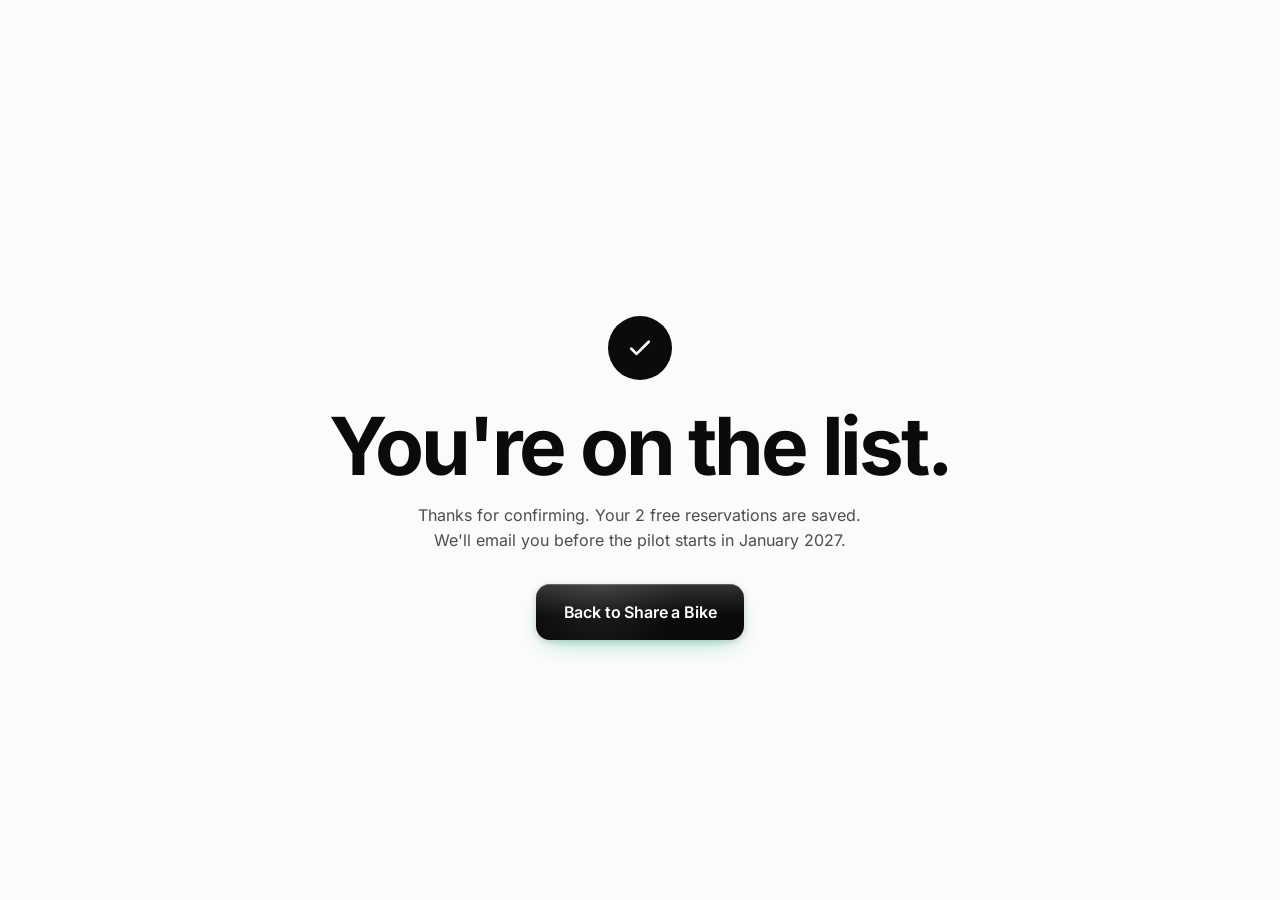
<file: site/confirmed.html>
<!doctype html>
<!-- Landing page of the confirmation link in the email (?token=...).
     js/confirmed.js confirms the token with the backend and shows the result.
     Older links arrive with ?status=ok | already | invalid instead. -->
<html lang="en">
<head>
  <meta charset="utf-8">
  <meta name="viewport" content="width=device-width, initial-scale=1, viewport-fit=cover, interactive-widget=resizes-content">
  <title>You're on the list · Share a Bike</title>
  <meta name="robots" content="noindex">
  <link rel="icon" href="img/favicon.svg" type="image/svg+xml">
  <link rel="stylesheet" href="css/style.css">
  <script src="js/config.js"></script>
  <script src="js/confirmed.js" defer></script>
</head>
<body>
  <main class="page-center">
    <div>
      <div class="thanks__icon" data-icon><svg viewBox="0 0 24 24"><path d="M5 12.5l4.2 4.2L19 7" fill="none" stroke="currentColor" stroke-width="2.2" stroke-linecap="round" stroke-linejoin="round"/></svg></div>
      <h1 class="h2" data-title>You're on the list.</h1>
      <p data-text>Thanks for confirming. Your 2 free reservations are saved. We'll email you before the pilot starts in January 2027.</p>
      <a class="btn btn--dark btn--lg" href="index.html" data-back>Back to Share a Bike</a>
    </div>
  </main>
</body>
</html>
</file>
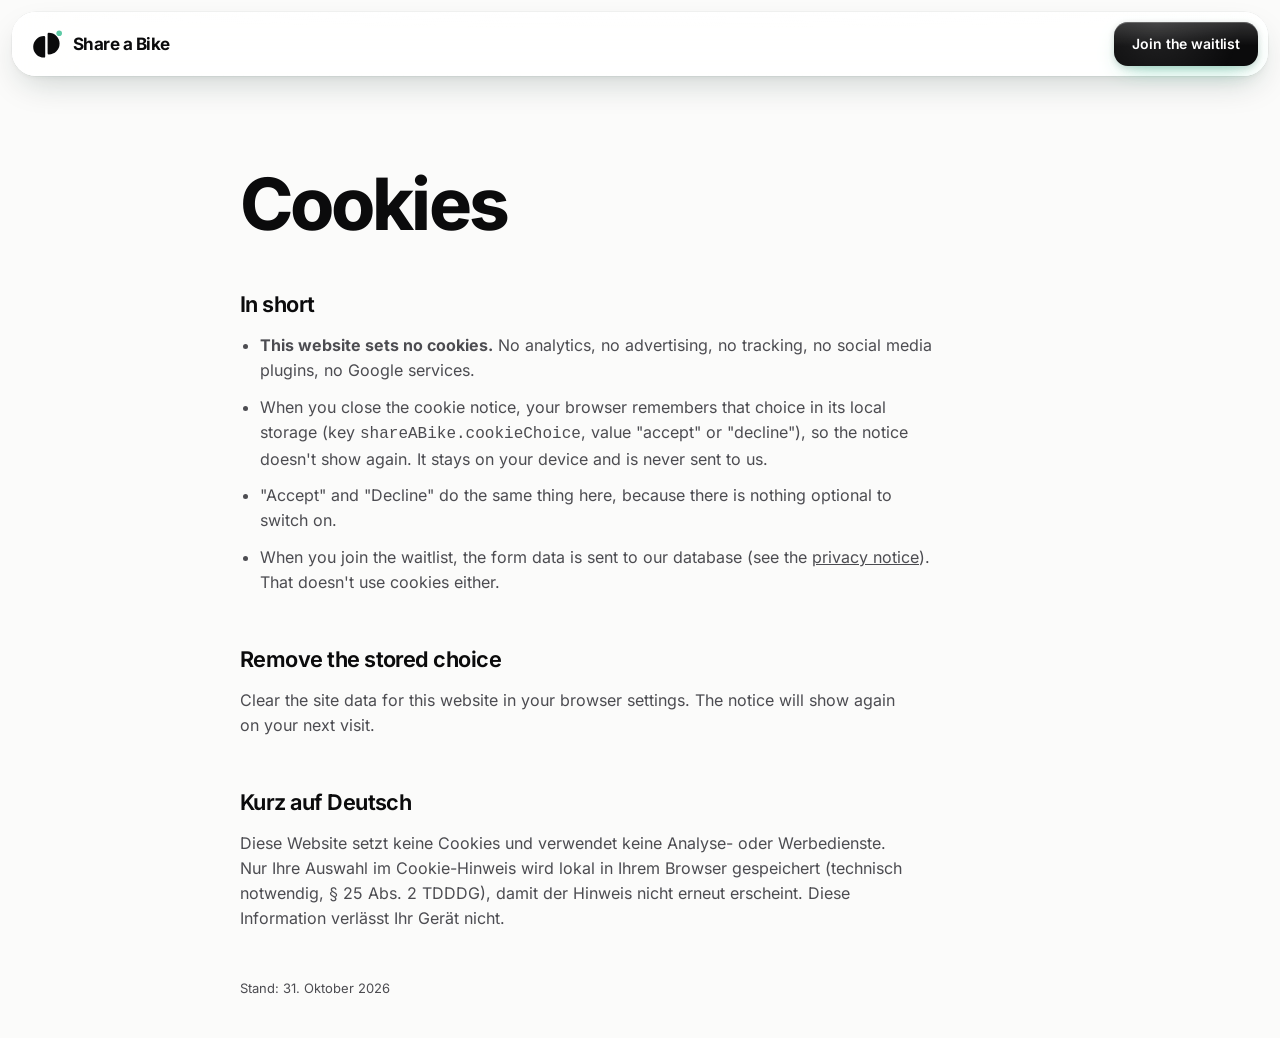
<file: site/cookies.html>
<!doctype html>
<!-- Cookie policy. Describes what this site actually stores. Update it if you add
     analytics, embeds or anything else that sets cookies or uses local storage. -->
<html lang="de">
<head>
  <meta charset="utf-8">
  <meta name="viewport" content="width=device-width, initial-scale=1, viewport-fit=cover, interactive-widget=resizes-content">
  <title>Cookies · Share a Bike</title>
  <meta name="robots" content="noindex">
  <link rel="icon" href="img/favicon.svg" type="image/svg+xml">
  <link rel="stylesheet" href="css/style.css">
</head>
<body>
  <header class="legal-header">
    <div class="glass">
      <a class="logo" href="index.html" aria-label="Back to Share a Bike"><span class="logo__mark" aria-hidden="true">
        <svg viewBox="-36 -40 80 74" role="img" aria-hidden="true"><path d="M-6 -20 A24 24 0 0 0 -6 28 Z" fill="currentColor" stroke="currentColor" stroke-width="6" stroke-linejoin="round"/><path d="M6 -28 A24 24 0 0 1 6 20 Z" fill="currentColor" stroke="currentColor" stroke-width="6" stroke-linejoin="round"/><circle cx="32" cy="-30" r="7" fill="#5DCAA5"/></svg>
      </span><span class="logo__text">Share a Bike</span></a>
      <a class="btn btn--dark btn--sm" href="index.html#signup">Join the waitlist</a>
    </div>
  </header>

  <main class="legal container container--narrow">
    <h1>Cookies</h1>

    <h2>In short</h2>
    <ul>
      <li><b>This website sets no cookies.</b> No analytics, no advertising, no tracking, no social media plugins, no Google services.</li>
      <li>When you close the cookie notice, your browser remembers that choice in its local storage (key <code>shareABike.cookieChoice</code>, value "accept" or "decline"), so the notice doesn't show again. It stays on your device and is never sent to us.</li>
      <li>"Accept" and "Decline" do the same thing here, because there is nothing optional to switch on.</li>
      <li>When you join the waitlist, the form data is sent to our database (see the <a href="datenschutz.html">privacy notice</a>). That doesn't use cookies either.</li>
    </ul>

    <h2>Remove the stored choice</h2>
    <p>Clear the site data for this website in your browser settings. The notice will show again on your next visit.</p>

    <h2>Kurz auf Deutsch</h2>
    <p>Diese Website setzt keine Cookies und verwendet keine Analyse- oder Werbedienste. Nur Ihre Auswahl im Cookie-Hinweis wird lokal in Ihrem Browser gespeichert (technisch notwendig, § 25 Abs. 2 TDDDG), damit der Hinweis nicht erneut erscheint. Diese Information verlässt Ihr Gerät nicht.</p>

    <p style="margin-top:48px;font-size:13px">Stand: 31. Oktober 2026</p>
  </main>
</body>
</html>
</file>
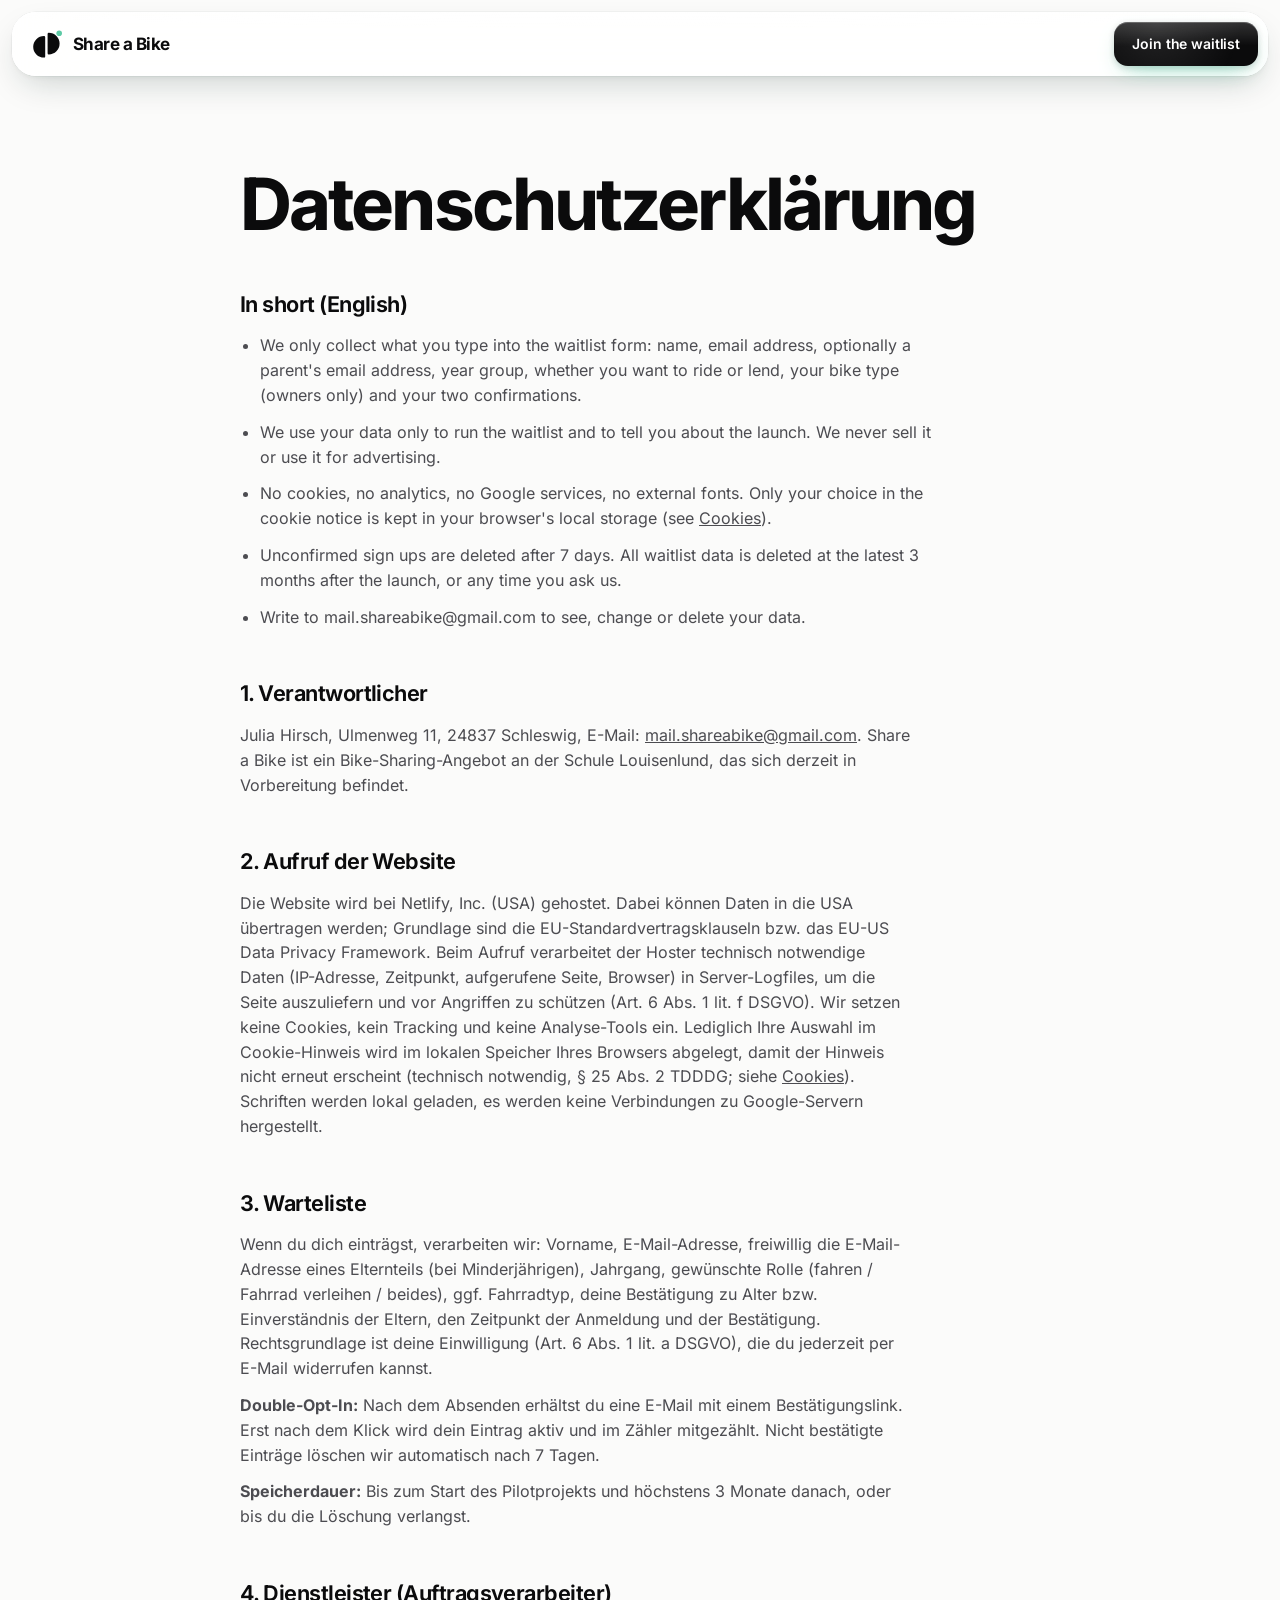
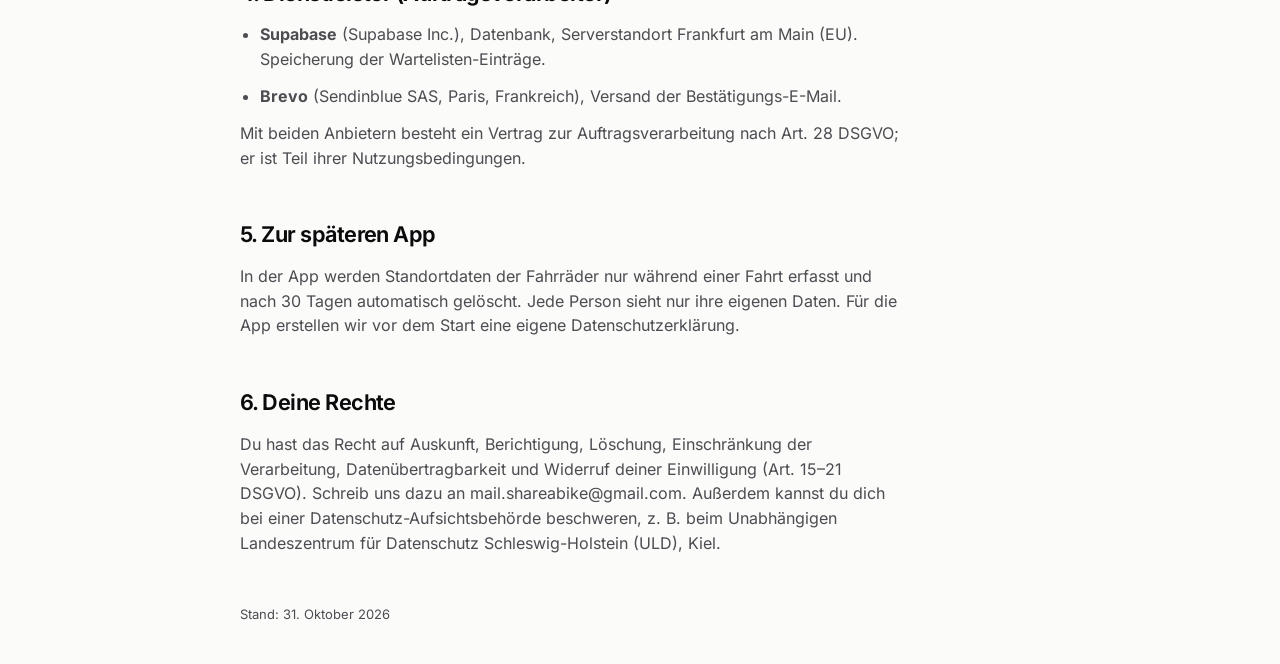
<file: site/datenschutz.html>
<!doctype html>
<!-- Datenschutzerklärung (privacy notice), based on what this site actually does
     (Netlify hosting, Supabase in Frankfurt, Brevo for the confirmation email).
     If you change
     the backend, update this page too. -->
<html lang="de">
<head>
  <meta charset="utf-8">
  <meta name="viewport" content="width=device-width, initial-scale=1, viewport-fit=cover, interactive-widget=resizes-content">
  <title>Datenschutzerklärung · Share a Bike</title>
  <meta name="robots" content="noindex">
  <link rel="icon" href="img/favicon.svg" type="image/svg+xml">
  <link rel="stylesheet" href="css/style.css">
</head>
<body>
  <header class="legal-header">
    <div class="glass">
      <a class="logo" href="index.html" aria-label="Back to Share a Bike"><span class="logo__mark" aria-hidden="true">
        <svg viewBox="-36 -40 80 74" role="img" aria-hidden="true"><path d="M-6 -20 A24 24 0 0 0 -6 28 Z" fill="currentColor" stroke="currentColor" stroke-width="6" stroke-linejoin="round"/><path d="M6 -28 A24 24 0 0 1 6 20 Z" fill="currentColor" stroke="currentColor" stroke-width="6" stroke-linejoin="round"/><circle cx="32" cy="-30" r="7" fill="#5DCAA5"/></svg>
      </span><span class="logo__text">Share a Bike</span></a>
      <a class="btn btn--dark btn--sm" href="index.html#signup">Join the waitlist</a>
    </div>
  </header>

  <main class="legal container container--narrow">
    <h1>Datenschutz&shy;erklärung</h1>

    <h2>In short (English)</h2>
    <ul>
      <li>We only collect what you type into the waitlist form: name, email address, optionally a parent's email address, year group, whether you want to ride or lend, your bike type (owners only) and your two confirmations.</li>
      <li>We use your data only to run the waitlist and to tell you about the launch. We never sell it or use it for advertising.</li>
      <li>No cookies, no analytics, no Google services, no external fonts. Only your choice in the cookie notice is kept in your browser's local storage (see <a href="cookies.html">Cookies</a>).</li>
      <li>Unconfirmed sign ups are deleted after 7 days. All waitlist data is deleted at the latest 3 months after the launch, or any time you ask us.</li>
      <li>Write to mail.shareabike@gmail.com to see, change or delete your data.</li>
    </ul>

    <h2>1. Verantwortlicher</h2>
    <p>Julia Hirsch, Ulmenweg 11, 24837 Schleswig, E-Mail: <a href="mailto:mail.shareabike@gmail.com">mail.shareabike@gmail.com</a>. Share a Bike ist ein Bike-Sharing-Angebot an der Schule Louisenlund, das sich derzeit in Vorbereitung befindet.</p>

    <h2>2. Aufruf der Website</h2>
    <p>Die Website wird bei Netlify, Inc. (USA) gehostet. Dabei können Daten in die USA übertragen werden; Grundlage sind die EU-Standardvertragsklauseln bzw. das EU-US Data Privacy Framework. Beim Aufruf verarbeitet der Hoster technisch notwendige Daten (IP-Adresse, Zeitpunkt, aufgerufene Seite, Browser) in Server-Logfiles, um die Seite auszuliefern und vor Angriffen zu schützen (Art. 6 Abs. 1 lit. f DSGVO). Wir setzen keine Cookies, kein Tracking und keine Analyse-Tools ein. Lediglich Ihre Auswahl im Cookie-Hinweis wird im lokalen Speicher Ihres Browsers abgelegt, damit der Hinweis nicht erneut erscheint (technisch notwendig, § 25 Abs. 2 TDDDG; siehe <a href="cookies.html">Cookies</a>). Schriften werden lokal geladen, es werden keine Verbindungen zu Google-Servern hergestellt.</p>

    <h2>3. Warteliste</h2>
    <p>Wenn du dich einträgst, verarbeiten wir: <!-- LEGAL REVIEW: new optional field "E-Mail-Adresse eines Elternteils" -->Vorname, E-Mail-Adresse, freiwillig die E-Mail-Adresse eines Elternteils (bei Minderjährigen), Jahrgang, gewünschte Rolle (fahren / Fahrrad verleihen / beides), ggf. Fahrradtyp, deine Bestätigung zu Alter bzw. Einverständnis der Eltern, den Zeitpunkt der Anmeldung und der Bestätigung. Rechtsgrundlage ist deine Einwilligung (Art. 6 Abs. 1 lit. a DSGVO), die du jederzeit per E-Mail widerrufen kannst.</p>
    <p><b>Double-Opt-In:</b> Nach dem Absenden erhältst du eine E-Mail mit einem Bestätigungslink. Erst nach dem Klick wird dein Eintrag aktiv und im Zähler mitgezählt. Nicht bestätigte Einträge löschen wir automatisch nach 7 Tagen.</p>
    <p><b>Speicherdauer:</b> Bis zum Start des Pilotprojekts und höchstens 3 Monate danach, oder bis du die Löschung verlangst.</p>

    <h2>4. Dienstleister (Auftragsverarbeiter)</h2>
    <ul>
      <li><b>Supabase</b> (Supabase Inc.), Datenbank, Serverstandort Frankfurt am Main (EU). Speicherung der Wartelisten-Einträge.</li>
      <li><b>Brevo</b> (Sendinblue SAS, Paris, Frankreich), Versand der Bestätigungs-E-Mail.</li>
    </ul>
    <p>Mit beiden Anbietern besteht ein Vertrag zur Auftragsverarbeitung nach Art. 28 DSGVO; er ist Teil ihrer Nutzungsbedingungen.</p>

    <h2>5. Zur späteren App</h2>
    <p>In der App werden Standortdaten der Fahrräder nur während einer Fahrt erfasst und nach 30 Tagen automatisch gelöscht. Jede Person sieht nur ihre eigenen Daten. Für die App erstellen wir vor dem Start eine eigene Datenschutzerklärung.</p>

    <h2>6. Deine Rechte</h2>
    <p>Du hast das Recht auf Auskunft, Berichtigung, Löschung, Einschränkung der Verarbeitung, Datenübertragbarkeit und Widerruf deiner Einwilligung (Art. 15–21 DSGVO). Schreib uns dazu an mail.shareabike@gmail.com. Außerdem kannst du dich bei einer Datenschutz-Aufsichtsbehörde beschweren, z.&nbsp;B. beim Unabhängigen Landeszentrum für Datenschutz Schleswig-Holstein (ULD), Kiel.</p>

    <p style="margin-top:48px;font-size:13px">Stand: 31. Oktober 2026</p>
  </main>
</body>
</html>
</file>
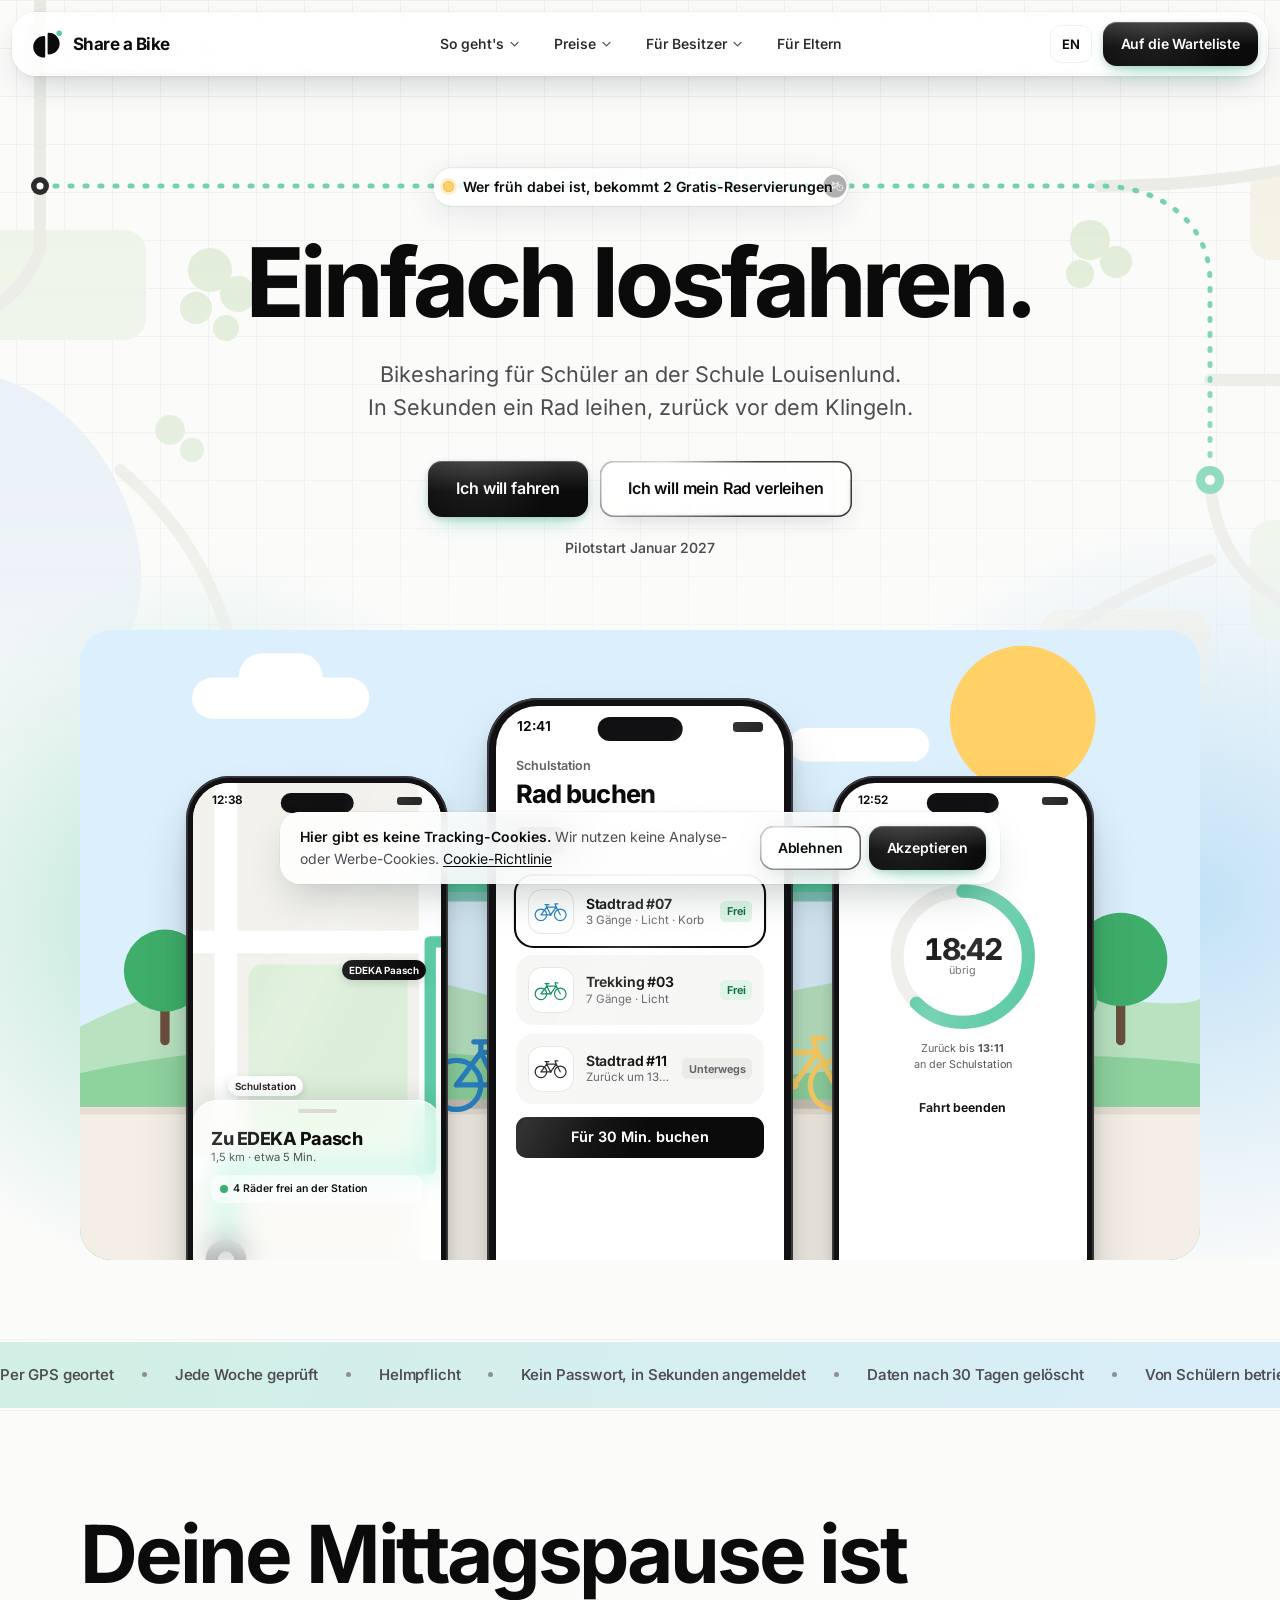
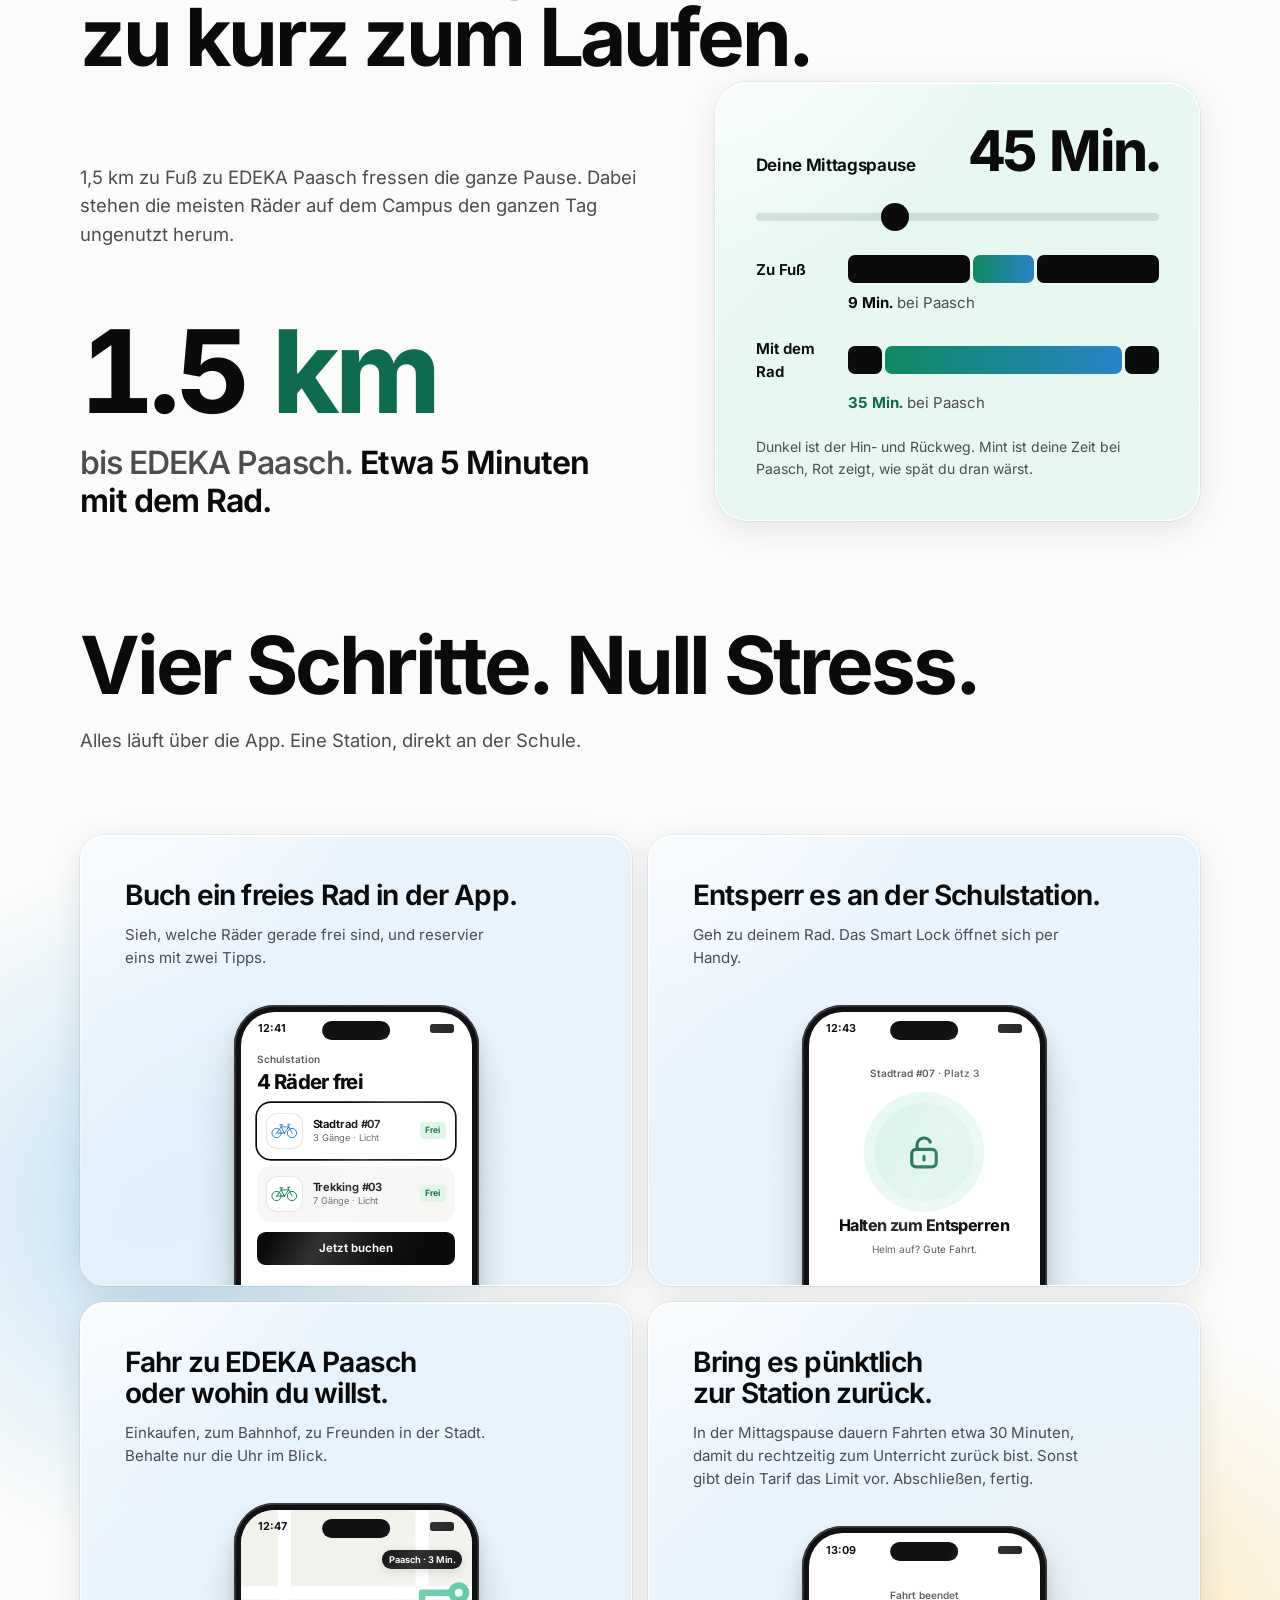
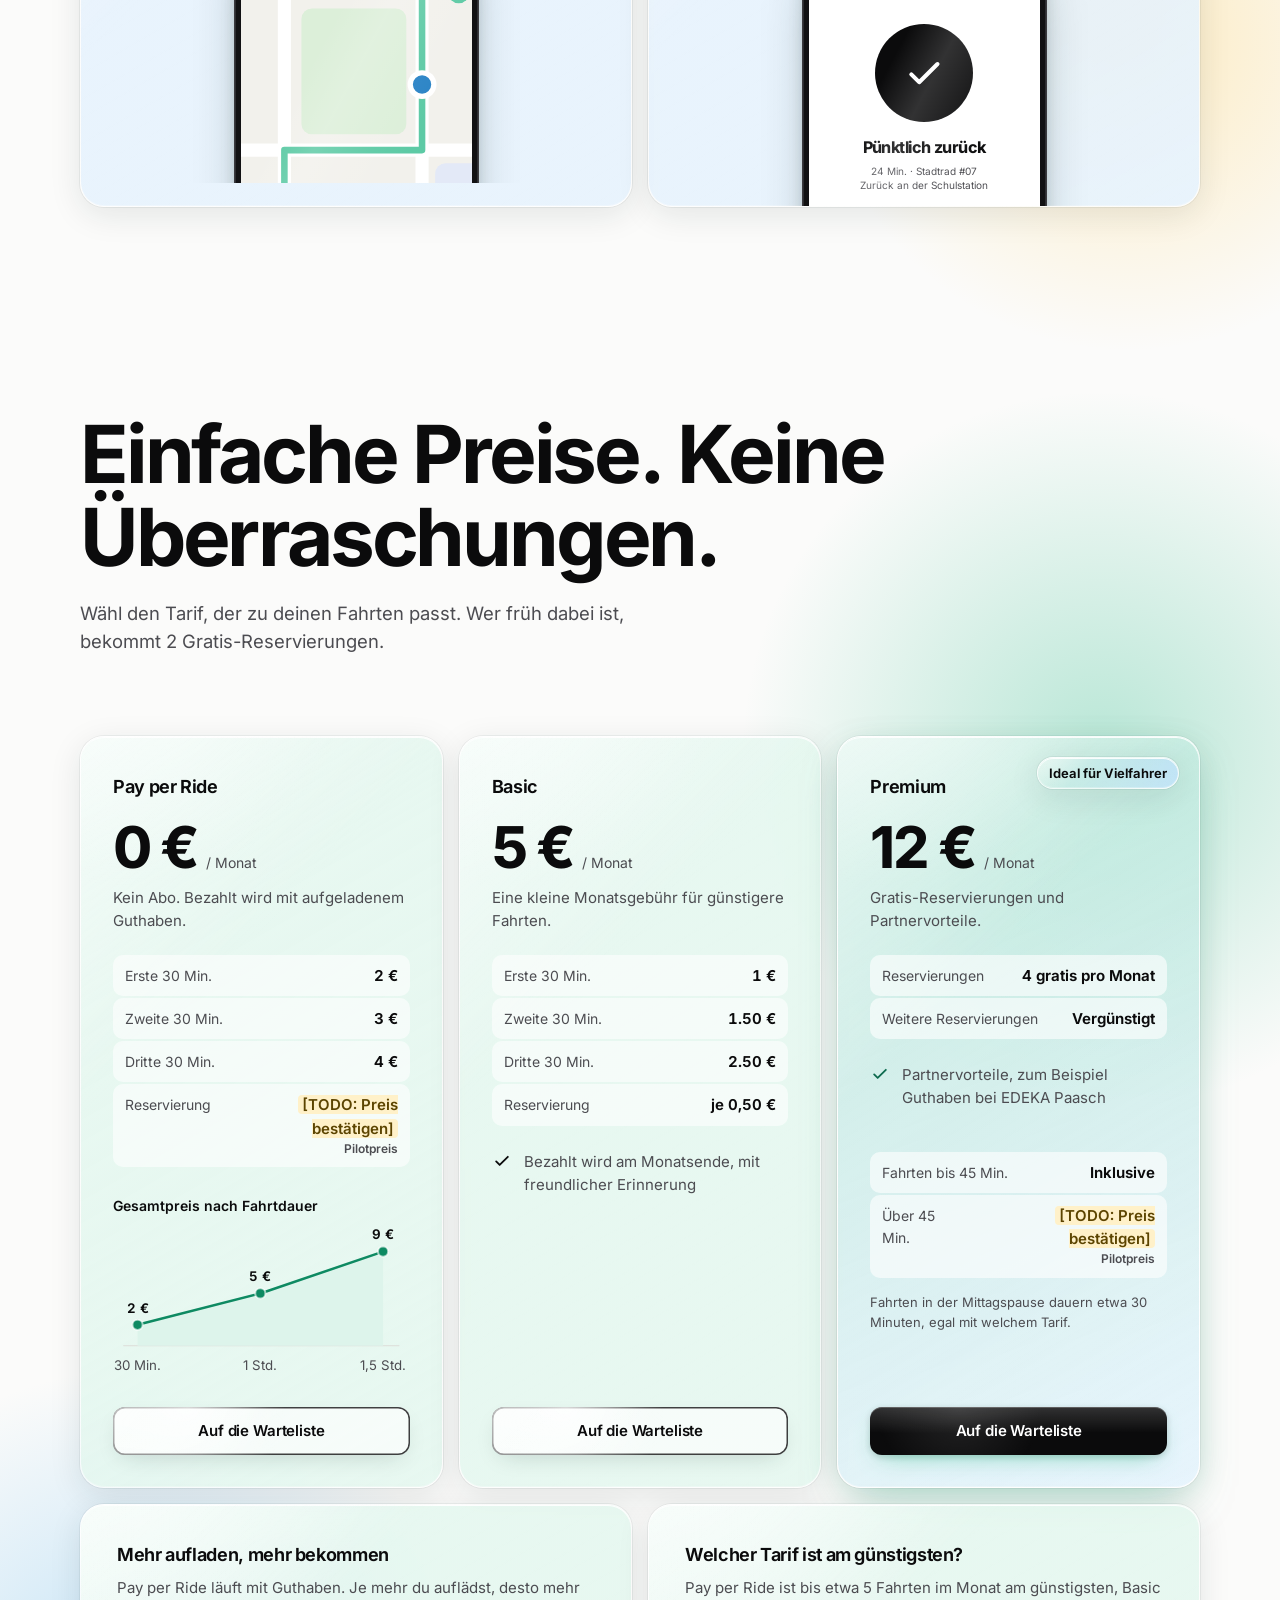
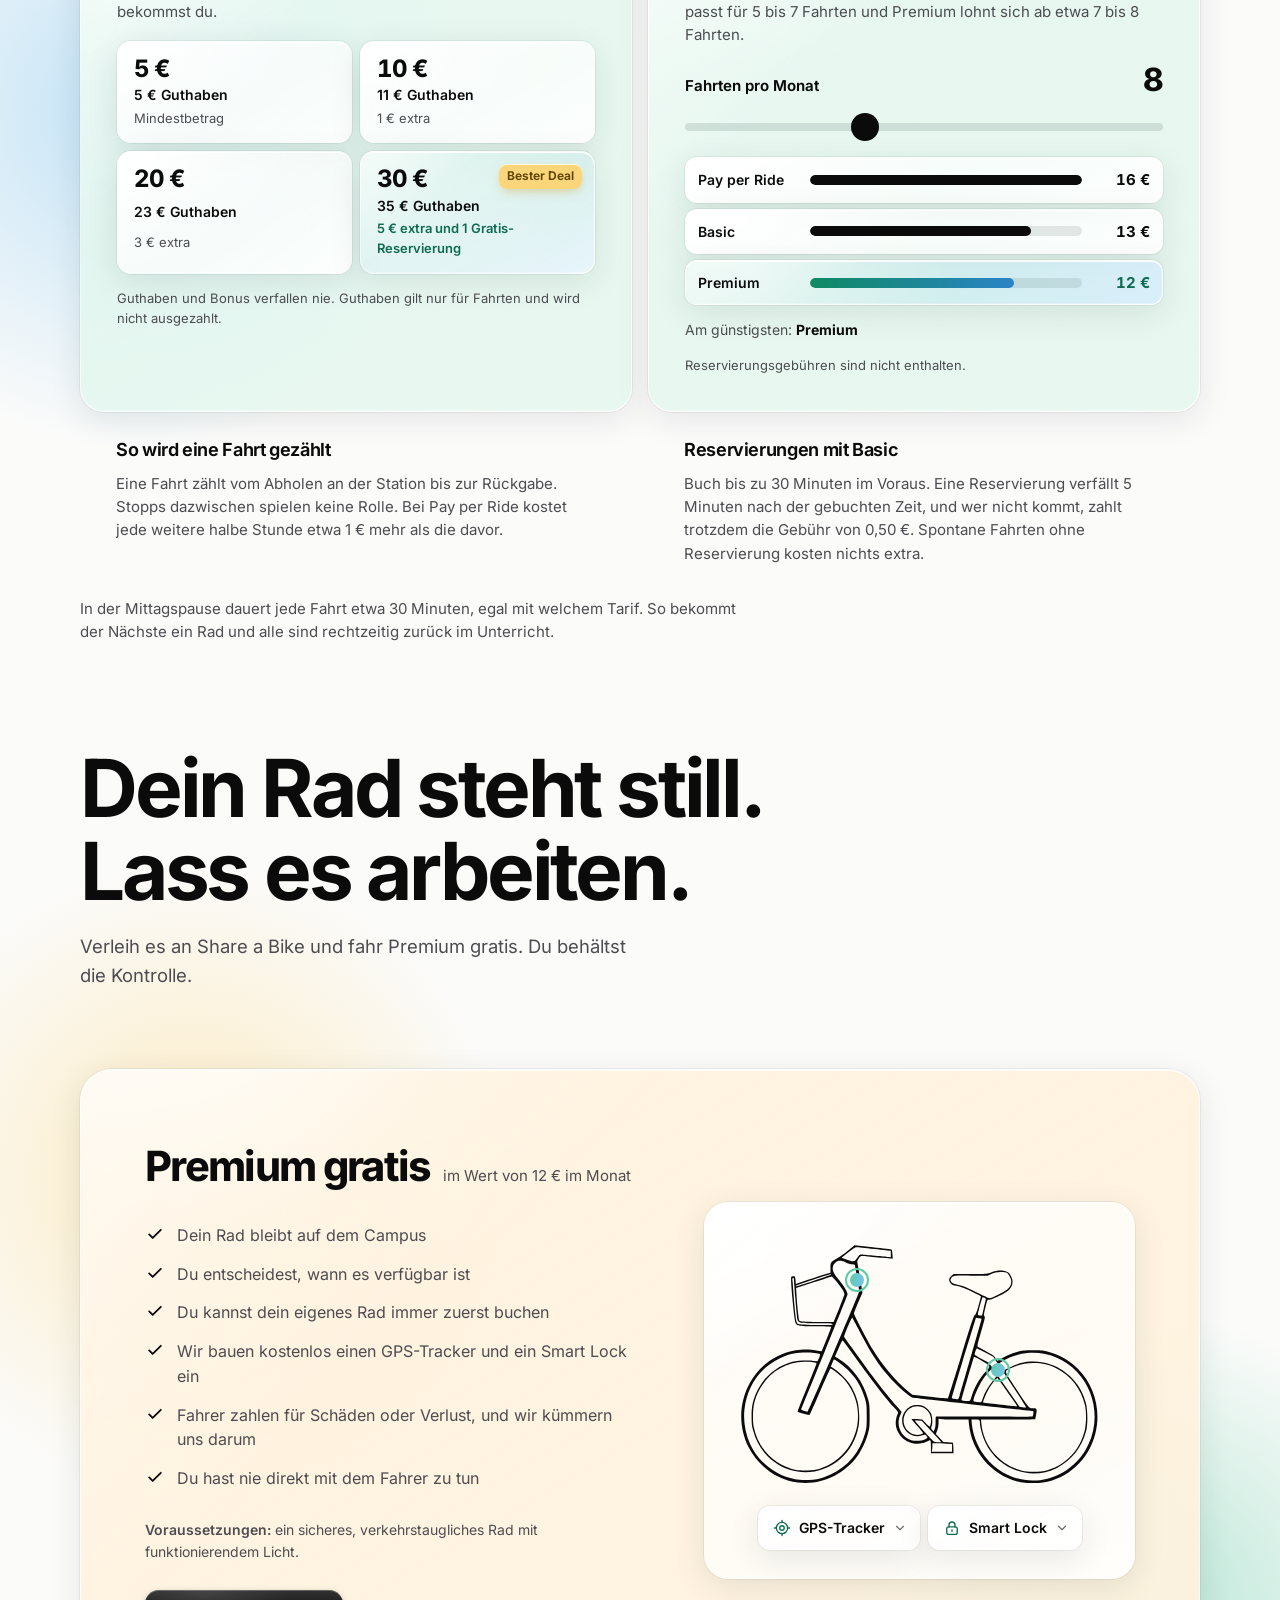
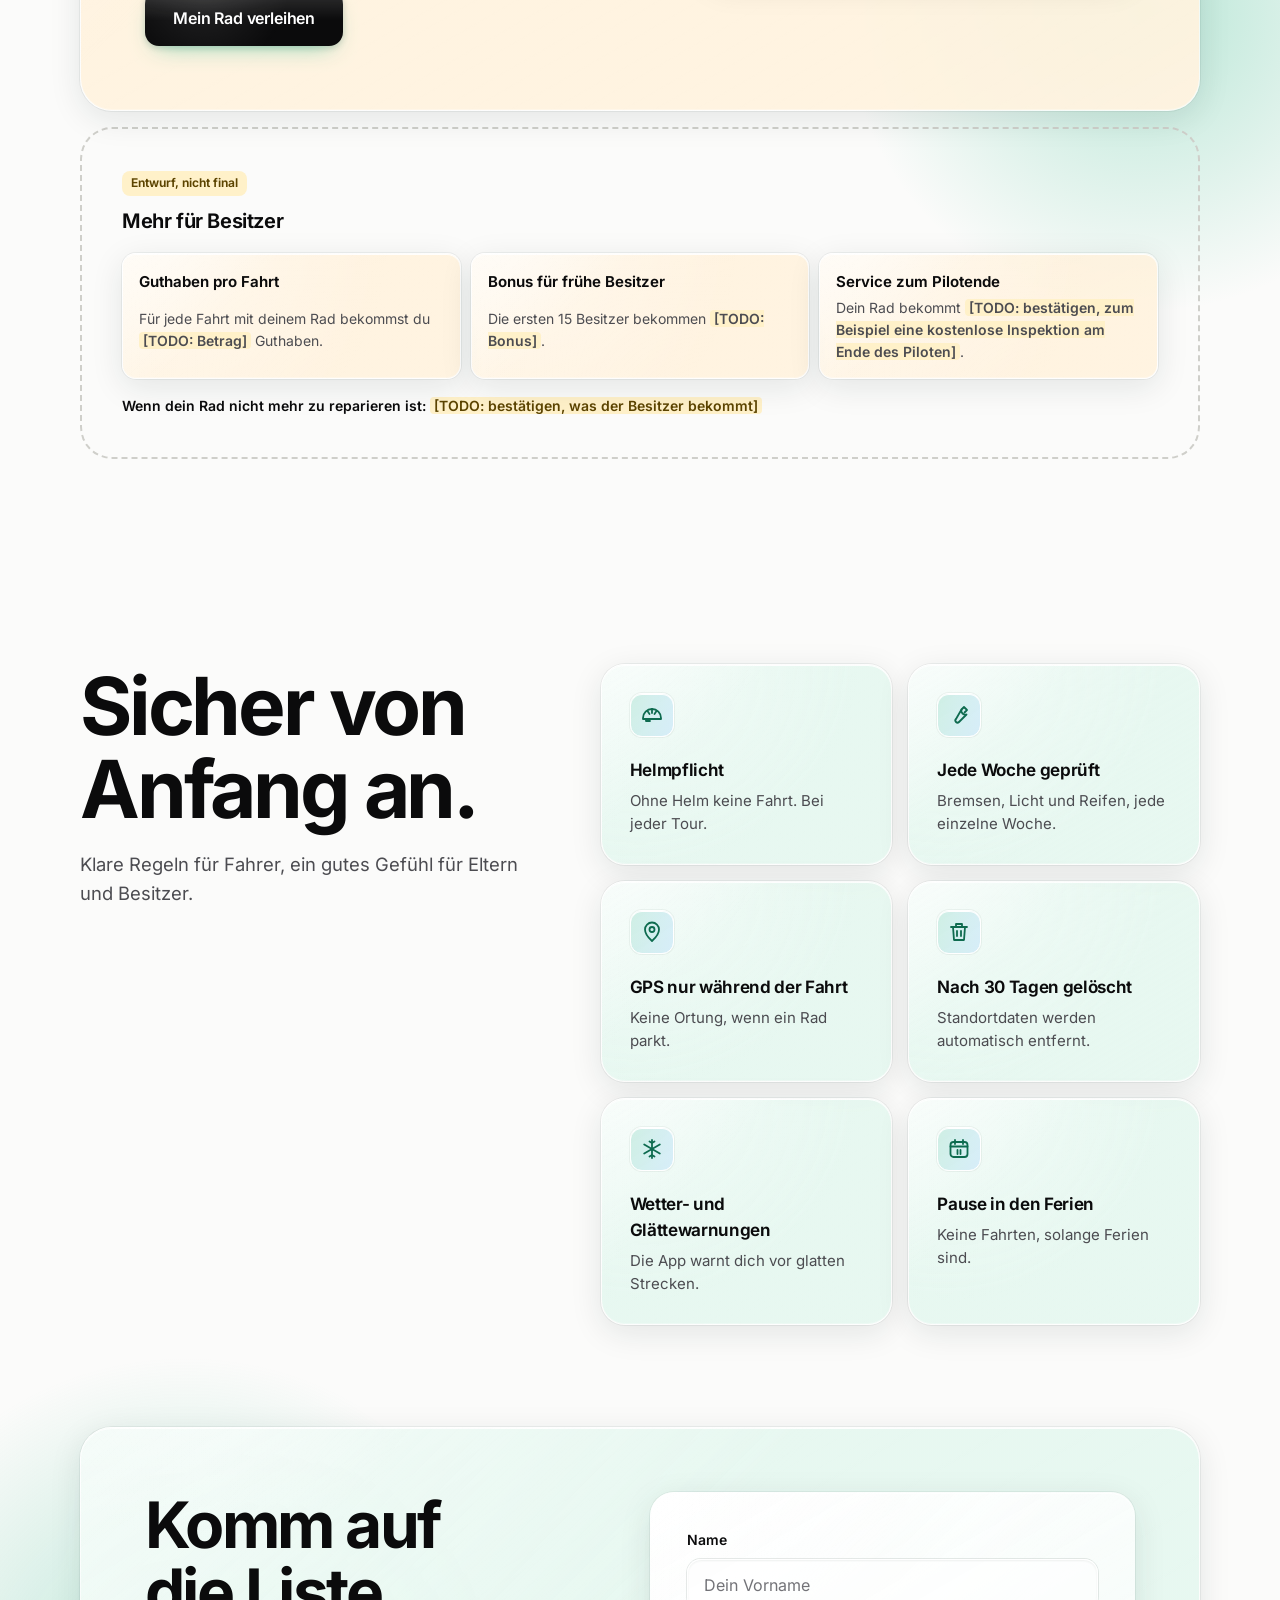
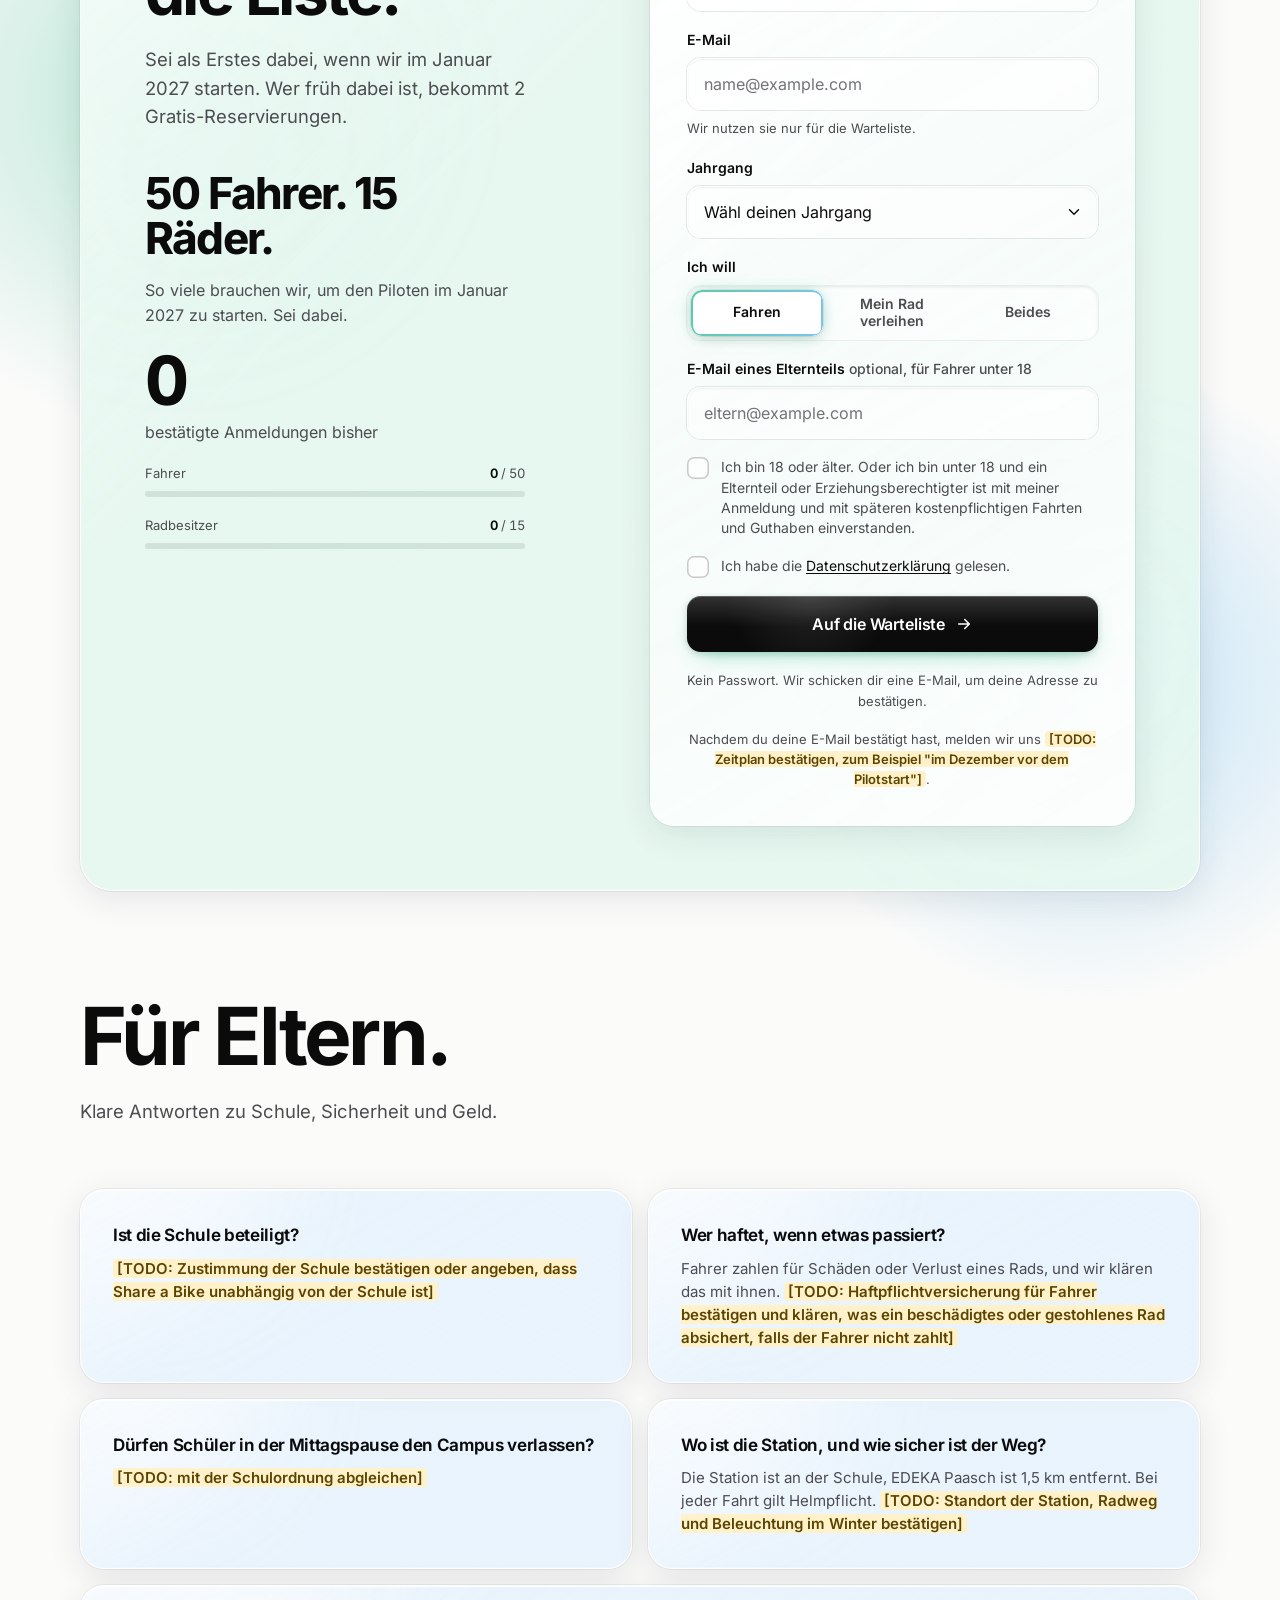
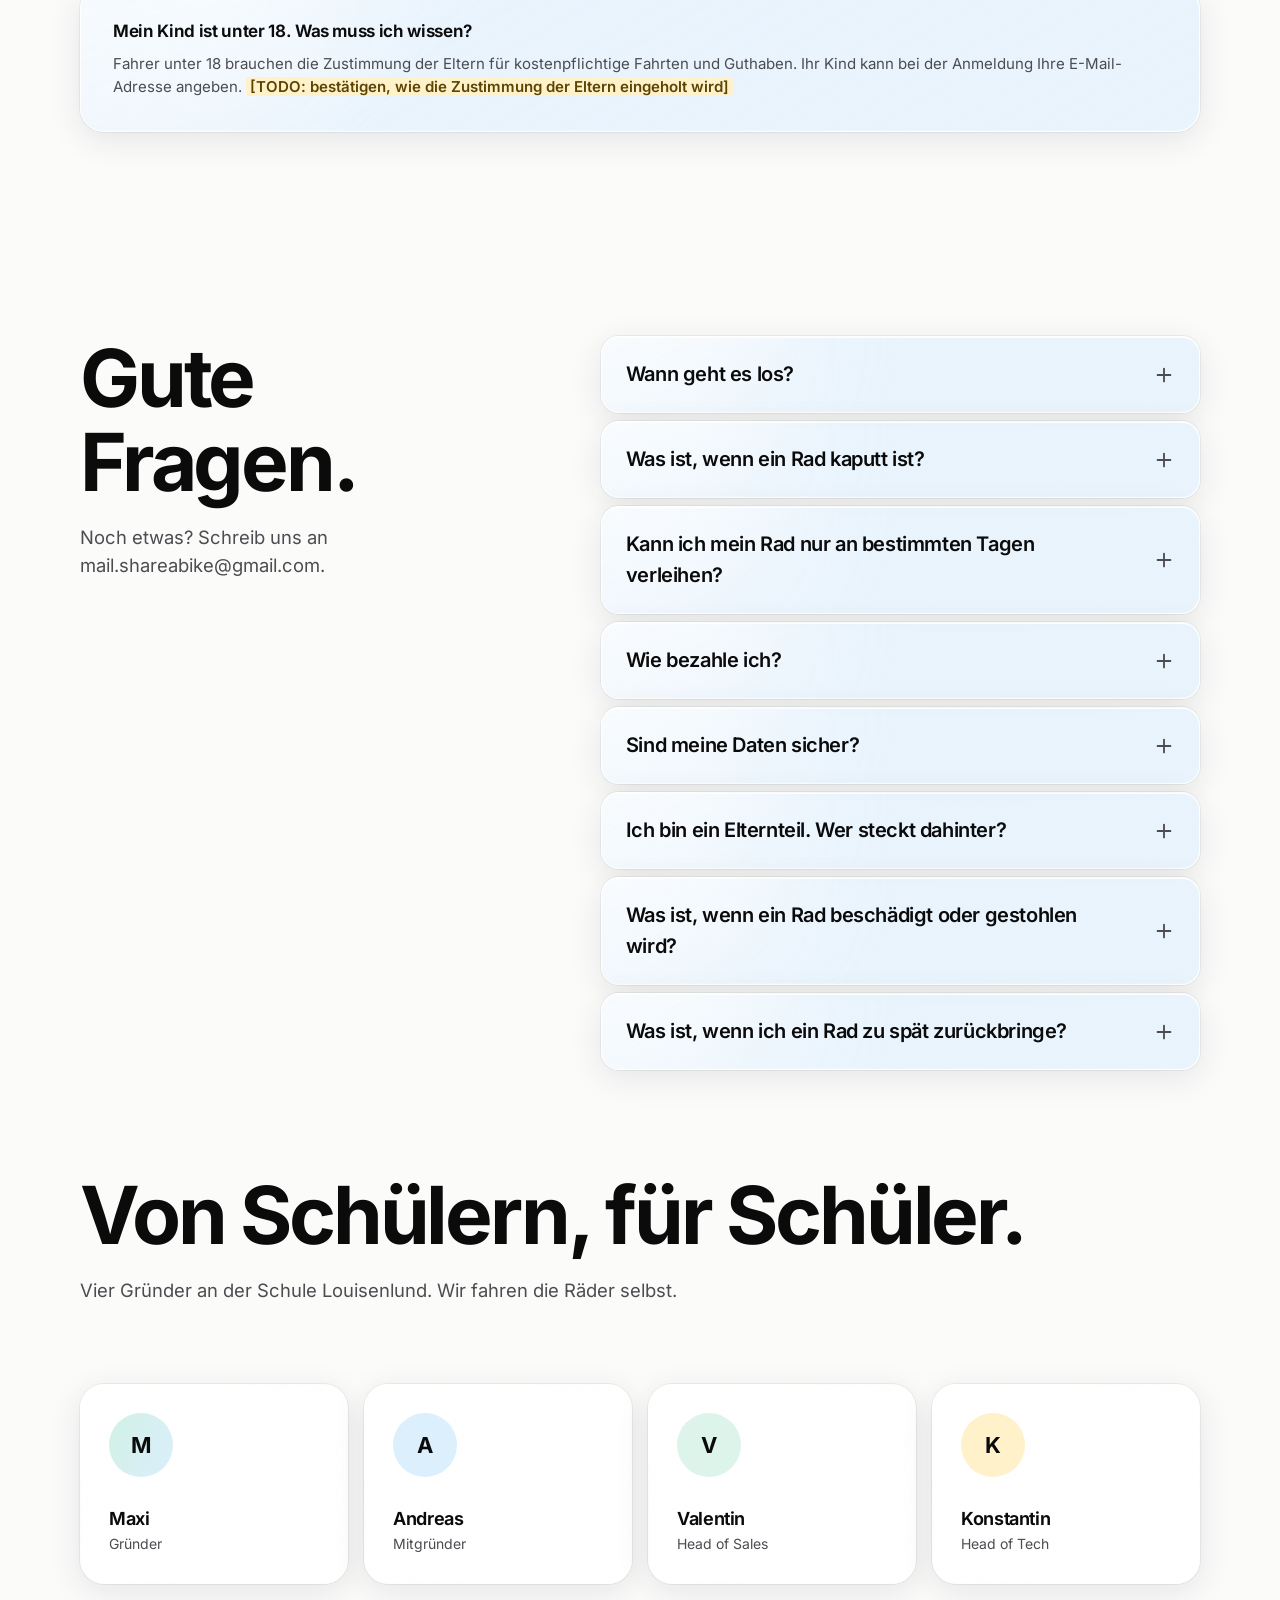
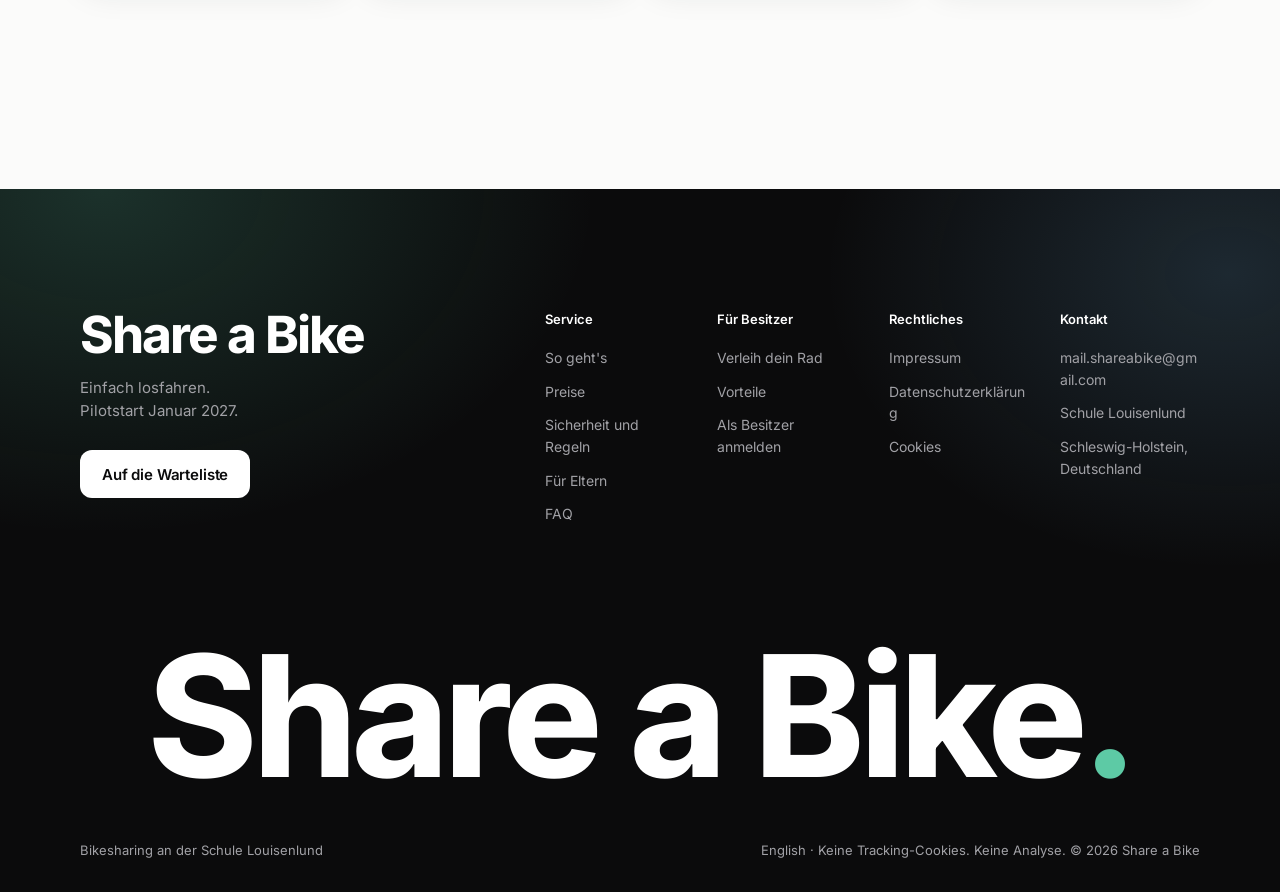
<file: site/de.html>
<!doctype html>
<!--
  ============================================================================
  Share a Bike · pre-launch waitlist site
  Bike sharing at Schule Louisenlund.

  HOW TO EDIT
  - All texts and prices live directly in this file. Each section is marked
    with a big "SECTION" comment, so search for e.g. "SECTION 5" to find pricing.
  - The service name "Share a Bike" appears in all files in /site (index,
    impressum, datenschutz, confirmed). Use search & replace to rename.
  - Colours, spacing and fonts live in css/style.css (top of the file).
  - The sign-up backend URL and waitlist goals live in js/config.js.
  ============================================================================
-->
<html lang="de">
<head>
  <meta charset="utf-8">
  <meta name="viewport" content="width=device-width, initial-scale=1, viewport-fit=cover, interactive-widget=resizes-content">
  <title>Share a Bike · Bikesharing an der Schule Louisenlund</title>
  <meta name="description" content="Bikesharing von Schülern für Schüler an der Schule Louisenlund. Leih dir in Sekunden ein Rad an der Schulstation. Trag dich auf die Warteliste für den Piloten im Januar 2027 ein.">
  <meta name="theme-color" content="#FBFBFA">

  <!-- Open Graph / WhatsApp preview. og:image and og:url must be ABSOLUTE URLs.
       Change https://shareabike.netlify.app here (and in de.html) if you move to your own domain. -->
  <link rel="alternate" hreflang="en" href="https://shareabike.netlify.app/">
  <link rel="alternate" hreflang="de" href="https://shareabike.netlify.app/de.html">
  <meta property="og:type" content="website">
  <meta property="og:site_name" content="Share a Bike">
  <meta property="og:title" content="Share a Bike · Bikesharing an der Schule Louisenlund">
  <meta property="og:description" content="Leih dir in Sekunden ein Rad an der Schule. Zurück vor dem Klingeln. Trag dich ein: Wer früh dabei ist, bekommt 2 Gratis-Reservierungen.">
  <meta property="og:url" content="https://shareabike.netlify.app/de.html">
  <meta property="og:locale" content="de_DE">
  <meta property="og:image" content="https://shareabike.netlify.app/img/og-image.png">
  <meta property="og:image:width" content="1200">
  <meta property="og:image:height" content="630">
  <meta property="og:image:alt" content="Share a Bike: Einfach losfahren. Ein Bikesharing-Pilot von Schülern an der Schule Louisenlund.">
  <meta name="twitter:card" content="summary_large_image">

  <link rel="icon" href="img/favicon.svg" type="image/svg+xml">
  <link rel="apple-touch-icon" href="img/apple-touch-icon.png">

  <!-- Self-hosted font: no requests to Google or any other third party. -->
  <link rel="preload" href="fonts/inter-latin-wght.woff2" as="font" type="font/woff2" crossorigin>
  <link rel="stylesheet" href="css/style.css">

  <!-- Config first (backend URL, goals), then the page scripts. No third-party scripts. -->
  <script src="js/config.js"></script>
  <script src="js/liquid-glass.js" defer></script>
  <script src="js/main.js" defer></script>
  <script src="js/nav-menu.js" defer></script>
  <script src="js/cookie-banner.js" defer></script>
</head>
<body>

<!-- ==========================================================================
     SVG DEFINITIONS
     1) #liquid-glass: the refraction filter used by the header (Chromium only,
        other browsers automatically get a frosted-glass fallback, see
        js/liquid-glass.js). The displacement map image is generated by JS so
        it always matches the exact size of the pill.
     2) Icon + illustration sprite, reused all over the page via <use>.
     ========================================================================== -->
<svg class="svg-defs" aria-hidden="true" focusable="false">
  <defs>
    <filter id="liquid-glass" x="0" y="0" width="100%" height="100%" color-interpolation-filters="sRGB">
      <!-- Displacement map: neutral grey in the middle, strong at the rounded edges -->
      <feImage id="liquid-glass-map" x="0" y="0" width="1" height="1" preserveAspectRatio="none" result="map"/>
      <!-- Blur so text scrolling behind the glass never competes with the nav labels -->
      <feGaussianBlur in="SourceGraphic" stdDeviation="2.4" result="soft"/>
      <!-- Refract each colour channel by a slightly different amount = chromatic aberration -->
      <feDisplacementMap in="soft" in2="map" scale="24" xChannelSelector="R" yChannelSelector="G" result="dispR"/>
      <feDisplacementMap in="soft" in2="map" scale="22" xChannelSelector="R" yChannelSelector="G" result="dispG"/>
      <feDisplacementMap in="soft" in2="map" scale="20" xChannelSelector="R" yChannelSelector="G" result="dispB"/>
      <feColorMatrix in="dispR" type="matrix" values="1 0 0 0 0  0 0 0 0 0  0 0 0 0 0  0 0 0 1 0" result="chR"/>
      <feColorMatrix in="dispG" type="matrix" values="0 0 0 0 0  0 1 0 0 0  0 0 0 0 0  0 0 0 1 0" result="chG"/>
      <feColorMatrix in="dispB" type="matrix" values="0 0 0 0 0  0 0 0 0 0  0 0 1 0 0  0 0 0 1 0" result="chB"/>
      <feBlend in="chR" in2="chG" mode="screen" result="chRG"/>
      <feBlend in="chRG" in2="chB" mode="screen" result="glass"/>
      <!-- Slight saturation boost, like real liquid glass -->
      <feColorMatrix in="glass" type="saturate" values="1.45"/>
    </filter>

    <!-- Simple bike illustration (colour = currentColor) -->
    <symbol id="i-bike" viewBox="0 0 120 76">
      <g fill="none" stroke="currentColor" stroke-width="4.5" stroke-linecap="round" stroke-linejoin="round">
        <circle cx="25" cy="50" r="21"/>
        <circle cx="95" cy="50" r="21"/>
        <path d="M25 50 L46 22 H80 L95 50 M46 22 L60 50 L80 22 M25 50 H60"/>
        <path d="M40 13 H54 M46 13 L46 22"/>
        <path d="M80 22 L76 10 H86"/>
      </g>
      <circle cx="60" cy="50" r="4" fill="currentColor"/>
    </symbol>

    <symbol id="i-check" viewBox="0 0 24 24"><path d="M5 12.5l4.2 4.2L19 7" fill="none" stroke="currentColor" stroke-width="2.2" stroke-linecap="round" stroke-linejoin="round"/></symbol>
    <symbol id="i-arrow" viewBox="0 0 24 24"><path d="M5 12h14M13 6l6 6-6 6" fill="none" stroke="currentColor" stroke-width="2" stroke-linecap="round" stroke-linejoin="round"/></symbol>
    <symbol id="i-plus" viewBox="0 0 24 24"><path d="M12 5v14M5 12h14" fill="none" stroke="currentColor" stroke-width="2" stroke-linecap="round"/></symbol>
    <symbol id="i-helmet" viewBox="0 0 24 24"><g fill="none" stroke="currentColor" stroke-width="1.8" stroke-linecap="round" stroke-linejoin="round"><path d="M3 15a9 9 0 0 1 18 0v1H3z"/><path d="M12 6v4M7.5 8l2 3M16.5 8l-2 3"/><path d="M6 16v2h4"/></g></symbol>
    <symbol id="i-wrench" viewBox="0 0 24 24"><g fill="none" stroke="currentColor" stroke-width="1.8" stroke-linecap="round" stroke-linejoin="round"><path d="M14.5 6.5a4 4 0 0 0 5 5L12 19a2.1 2.1 0 0 1-3-3z"/><path d="M14.5 6.5L17 4l3 3-2.5 2.5"/></g></symbol>
    <symbol id="i-pin" viewBox="0 0 24 24"><g fill="none" stroke="currentColor" stroke-width="1.8" stroke-linecap="round" stroke-linejoin="round"><path d="M12 21s-7-6.2-7-11.5a7 7 0 0 1 14 0C19 14.8 12 21 12 21z"/><circle cx="12" cy="9.5" r="2.5"/></g></symbol>
    <symbol id="i-trash" viewBox="0 0 24 24"><g fill="none" stroke="currentColor" stroke-width="1.8" stroke-linecap="round" stroke-linejoin="round"><path d="M4 7h16M9 7V4h6v3M6 7l1 13h10l1-13"/><path d="M10 11v5M14 11v5"/></g></symbol>
    <symbol id="i-snow" viewBox="0 0 24 24"><g fill="none" stroke="currentColor" stroke-width="1.8" stroke-linecap="round"><path d="M12 3v18M4.2 7.5l15.6 9M4.2 16.5l15.6-9"/><path d="M9.5 4.5L12 6l2.5-1.5M9.5 19.5L12 18l2.5 1.5"/></g></symbol>
    <symbol id="i-pause" viewBox="0 0 24 24"><g fill="none" stroke="currentColor" stroke-width="1.8" stroke-linecap="round" stroke-linejoin="round"><rect x="3.5" y="5" width="17" height="15" rx="3"/><path d="M3.5 9.5h17M8 3v4M16 3v4M10.5 13v4M13.5 13v4"/></g></symbol>
    <symbol id="i-lock" viewBox="0 0 24 24"><g fill="none" stroke="currentColor" stroke-width="1.8" stroke-linecap="round" stroke-linejoin="round"><rect x="5" y="10.5" width="14" height="10" rx="2.5"/><path d="M8 10.5V8a4 4 0 0 1 8 0v2.5"/><path d="M12 14.5v2"/></g></symbol>
    <symbol id="i-unlock" viewBox="0 0 24 24"><g fill="none" stroke="currentColor" stroke-width="1.8" stroke-linecap="round" stroke-linejoin="round"><rect x="5" y="10.5" width="14" height="10" rx="2.5"/><path d="M8 10.5V8a4 4 0 0 1 7.6-1.7"/><path d="M12 14.5v2"/></g></symbol>
    <symbol id="i-gps" viewBox="0 0 24 24"><g fill="none" stroke="currentColor" stroke-width="1.8" stroke-linecap="round"><circle cx="12" cy="12" r="3"/><circle cx="12" cy="12" r="7.5"/><path d="M12 2v2.5M12 19.5V22M2 12h2.5M19.5 12H22"/></g></symbol>
    <symbol id="i-menu" viewBox="0 0 24 24"><path d="M4 9h16M4 15h16" fill="none" stroke="currentColor" stroke-width="2" stroke-linecap="round"/></symbol>
  </defs>
</svg>

<a class="skip-link" href="#main">Zum Inhalt springen</a>

<!-- ==========================================================================
     HEADER · floating liquid-glass pill
     The .glass element gets the class "glass--svg" from js/liquid-glass.js when
     the browser supports SVG filters in backdrop-filter. Otherwise it keeps the
     frosted-glass fallback styles.
     ========================================================================== -->
<header class="site-header">
  <div class="glass" data-glass>
    <a class="logo" href="#top" aria-label="Share a Bike Startseite">
      <span class="logo__mark" aria-hidden="true">
        <svg viewBox="-36 -40 80 74" role="img" aria-hidden="true"><path d="M-6 -20 A24 24 0 0 0 -6 28 Z" fill="currentColor" stroke="currentColor" stroke-width="6" stroke-linejoin="round"/><path d="M6 -28 A24 24 0 0 1 6 20 Z" fill="currentColor" stroke="currentColor" stroke-width="6" stroke-linejoin="round"/><circle cx="32" cy="-30" r="7" fill="#5DCAA5"/></svg>
      </span>
      <span class="logo__text">Share a Bike</span>
    </a>

    <!-- Main nav. Hovering (or focusing) a link folds out a panel with links to
         specific points on the page (js/nav-menu.js). On phones the menu button is used instead. -->
    <nav class="nav" aria-label="Hauptmenü">
      <span class="nav__lens" aria-hidden="true"></span>
      <div class="nav__item" data-nav-item>
        <a class="nav__link" href="#how" aria-haspopup="true" aria-expanded="false" aria-controls="menu-how">So geht's<svg class="nav__chev" viewBox="0 0 24 24" aria-hidden="true"><path d="M6 9l6 6 6-6" fill="none" stroke="currentColor" stroke-width="2" stroke-linecap="round" stroke-linejoin="round"/></svg></a>
        <div class="nav__menu" id="menu-how">
          <div class="nav__panel">
            <a class="nav__sub" href="#step-book"><b>Rad buchen</b><span>Freies Rad mit zwei Tipps reservieren</span></a>
            <a class="nav__sub" href="#step-unlock"><b>An der Station entsperren</b><span>Das Smart Lock öffnet sich per Handy</span></a>
            <a class="nav__sub" href="#step-ride"><b>Zu EDEKA Paasch fahren</b><span>1,5 km, etwa 5 Minuten</span></a>
            <a class="nav__sub" href="#step-return"><b>Pünktlich zurückbringen</b><span>Etwa 30 Minuten in der Mittagspause</span></a>
            <a class="nav__sub" href="#planner"><b>Mittagspausen-Planer</b><span>Sieh, wie viel Zeit du gewinnst</span></a>
          </div>
        </div>
      </div>
      <div class="nav__item" data-nav-item>
        <a class="nav__link" href="#pricing" aria-haspopup="true" aria-expanded="false" aria-controls="menu-pricing">Preise<svg class="nav__chev" viewBox="0 0 24 24" aria-hidden="true"><path d="M6 9l6 6 6-6" fill="none" stroke="currentColor" stroke-width="2" stroke-linecap="round" stroke-linejoin="round"/></svg></a>
        <div class="nav__menu" id="menu-pricing">
          <div class="nav__panel">
            <a class="nav__sub" href="#plan-single"><b>Pay per Ride · 0 € / Monat</b><span>Ab 2 € pro Fahrt, bezahlt mit Guthaben</span></a>
            <a class="nav__sub" href="#plan-basic"><b>Basic · 5 € / Monat</b><span>Fahrten ab 1 €</span></a>
            <a class="nav__sub" href="#plan-premium"><b>Premium · 12 € / Monat</b><span>4 Gratis-Reservierungen im Monat und Vorteile</span></a>
            <a class="nav__sub" href="#top-up"><b>Guthaben aufladen</b><span>Bis zu 5 € extra Guthaben</span></a>
            <a class="nav__sub" href="#cheapest"><b>Welcher Tarif ist am günstigsten?</b><span>Vergleich nach Fahrten pro Monat</span></a>
          </div>
        </div>
      </div>
      <div class="nav__item" data-nav-item>
        <a class="nav__link" href="#owners" aria-haspopup="true" aria-expanded="false" aria-controls="menu-owners">Für Besitzer<svg class="nav__chev" viewBox="0 0 24 24" aria-hidden="true"><path d="M6 9l6 6 6-6" fill="none" stroke="currentColor" stroke-width="2" stroke-linecap="round" stroke-linejoin="round"/></svg></a>
        <div class="nav__menu" id="menu-owners">
          <div class="nav__panel">
            <a class="nav__sub" href="#owner-benefits"><b>Vorteile</b><span>Premium gratis, im Wert von 12 € im Monat</span></a>
            <a class="nav__sub" href="#owner-requirements"><b>Voraussetzungen</b><span>Ein sicheres, verkehrstaugliches Rad mit Licht</span></a>
            <a class="nav__sub" href="#safety"><b>Sicherheit und Regeln</b><span>GPS, wöchentliche Checks, Helme</span></a>
            <a class="nav__sub" href="#signup" data-role-select="lend"><b>Verleih dein Rad</b><span>Als Besitzer auf die Warteliste</span></a>
          </div>
        </div>
      </div>
      <div class="nav__item">
        <a class="nav__link" href="#parents">Für Eltern</a>
      </div>
    </nav>

    <a class="lang-toggle" href="index.html" hreflang="en" lang="en" aria-label="English version">EN</a>
    <a class="btn btn--dark btn--sm header__cta" href="#signup" data-role-select="ride">
      <span class="hide-xs">Auf die Warteliste</span><span class="show-xs">Eintragen</span>
    </a>
    <button class="menu-toggle" type="button" aria-expanded="false" aria-controls="mobile-menu" aria-label="Menü öffnen">
      <svg><use href="#i-menu"/></svg>
    </button>
  </div>

  <!-- Mobile menu (small screens only) -->
  <nav class="mobile-menu" id="mobile-menu" aria-label="Mobilmenü" hidden>
    <a href="#how">So geht's</a>
    <a href="#pricing">Preise</a>
    <a href="#owners">Für Besitzer</a>
    <a href="#parents">Für Eltern</a>
    <a href="#faq">FAQ</a>
    <a class="mobile-menu__lang" href="index.html" hreflang="en" lang="en">English</a>
  </nav>
</header>

<main id="main">

  <!-- ========================================================================
       SECTION 1 · HERO
       ======================================================================== -->
  <section class="hero" id="top">
    <!-- Decorative map background: faint grid + a coloured route that runs
         right underneath the glass header, so the refraction is visible from
         the very first second. -->
    <!-- Decorative map of the trip: school station to EDEKA Paasch (stylised, not to scale).
         Scenery stays at the sides so the headline area stays calm. The route runs right
         behind the glass offer badge (y 186), draws itself once, then a small rider bikes it
         (js/main.js, "Hero rider"). -->
    <svg class="hero__map" viewBox="0 0 1440 760" overflow="visible" aria-hidden="true">
      <defs>
        <pattern id="grid" width="48" height="48" patternUnits="userSpaceOnUse">
          <path d="M48 0H0V48" fill="none" stroke="#E4E4DF" stroke-width="1"/>
        </pattern>
        <linearGradient id="mapFade" x1="0" y1="0" x2="0" y2="1">
          <stop offset="0" stop-color="#fff" stop-opacity="1"/>
          <stop offset=".75" stop-color="#fff" stop-opacity=".6"/>
          <stop offset="1" stop-color="#fff" stop-opacity="0"/>
        </linearGradient>
        <mask id="mapMask" maskUnits="userSpaceOnUse" x="-1200" y="0" width="3840" height="760"><rect x="-1200" width="3840" height="760" fill="url(#mapFade)"/></mask>
        <!-- Intro: this solid path is drawn once on load and reveals the dashed route under it -->
        <mask id="routeDraw" maskUnits="userSpaceOnUse" x="-1200" y="0" width="3840" height="760">
          <path class="hero__route-draw" d="M120 186 H1180 C1240 186 1290 222 1290 282 V480" pathLength="1" fill="none" stroke="#fff" stroke-width="16" stroke-linecap="round"/>
        </mask>
      </defs>
      <g mask="url(#mapMask)">
        <rect x="-1200" width="3840" height="760" fill="url(#grid)"/>

        <!-- water (the Schlei) -->
        <path d="M-1200 380 H-20 C70 350 150 400 190 470 C230 540 240 620 170 700 C130 745 60 760 -20 760 H-1200 Z" fill="#E3EDF6"/>

        <!-- fields -->
        <rect class="hero__map-wide" x="36" y="230" width="190" height="110" rx="22" fill="#EBF3E5"/>
        <rect x="1330" y="170" width="140" height="90" rx="20" fill="#F3EFE2"/>
        <rect x="1330" y="520" width="150" height="120" rx="22" fill="#EBF3E5"/>
        <rect x="1120" y="610" width="170" height="100" rx="22" fill="#F3EFE2"/>

        <!-- trees -->
        <g fill="#DCEAD3">
          <g class="hero__map-wide"><circle cx="290" cy="270" r="22"/><circle cx="318" cy="294" r="18"/><circle cx="276" cy="308" r="16"/><circle cx="306" cy="328" r="13"/></g>
          <circle cx="1170" cy="240" r="20"/><circle cx="1196" cy="262" r="16"/><circle cx="1160" cy="274" r="14"/>
          <circle cx="1384" cy="390" r="18"/><circle cx="1408" cy="412" r="14"/>
          <circle cx="250" cy="430" r="15"/><circle cx="272" cy="450" r="12"/>
        </g>

        <!-- side roads -->
        <g fill="none" stroke="#E9E9E3" stroke-width="12" stroke-linecap="round">
          <path d="M-1200 330 H-20 C60 330 100 300 120 250 V186"/>
          <path d="M120 186 V-20"/>
          <path d="M1180 186 C1300 186 1380 168 1460 150 H2640"/>
          <path d="M1290 380 H2640"/>
          <path d="M1290 480 C1295 560 1340 610 1460 640 H2640"/>
          <path d="M1040 760 C1080 660 1180 600 1290 560"/>
          <path d="M200 470 C260 520 320 600 330 760"/>
        </g>

        <!-- the route: runs through the lower half of the glass header,
             so you can see it stretch and bend at the pill's edges -->
        <path id="heroRoute" class="hero__route" mask="url(#routeDraw)" d="M120 186 H1180 C1240 186 1290 222 1290 282 V480" fill="none" stroke="#5DCAA5" stroke-width="5" stroke-linecap="round" stroke-dasharray="2 13"/>


        <!-- start: the station at school -->
        <circle cx="120" cy="186" r="9" fill="#0B0B0C"/>
        <circle cx="120" cy="186" r="3.5" fill="#fff"/>

        <!-- finish: EDEKA Paasch -->
        <g transform="translate(1290 480)">
          <g class="hero__pin"><circle r="14" fill="#5DCAA5"/><circle r="5" fill="#fff"/></g>
        </g>

        <!-- the rider: rides the route once after it has drawn (skipped with reduced motion) -->
        <g class="hero__rider" data-rider>
          <circle r="13" fill="#0B0B0C" stroke="#FBFBFA" stroke-width="3"/>
          <use href="#i-bike" x="-8.5" y="-5.5" width="17" height="11" color="#fff"/>
          <animateMotion id="riderMotion" begin="indefinite" dur="2.6s" fill="freeze" calcMode="spline" keyTimes="0;1" keyPoints="0;0.985" keySplines="0.77 0 0.175 1">
            <mpath href="#heroRoute"/>
          </animateMotion>
        </g>
      </g>
    </svg>

    <div class="container hero__inner">
      <p class="badge reveal" data-glass="badge">
        <span class="badge__dot" aria-hidden="true"></span>
        <!-- Offer text -->
        Wer früh dabei ist, bekommt 2 Gratis-Reservierungen
      </p>
      <h1 class="hero__title reveal">Einfach losfahren.</h1>
      <p class="hero__sub reveal">Bikesharing für Schüler an der Schule Louisenlund. In Sekunden ein Rad leihen, zurück vor dem Klingeln.</p>
      <div class="hero__actions reveal">
        <a class="btn btn--dark btn--lg" href="#signup" data-role-select="ride">Ich will fahren</a>
        <a class="btn btn--outline btn--lg lg-blur" href="#signup" data-role-select="lend" data-glass>Ich will mein Rad verleihen</a>
      </div>
      <p class="hero__meta reveal">Pilotstart Januar 2027</p>
    </div>

    <!-- Hero visual: colourful station illustration + phone mockups -->
    <div class="container">
      <div class="hero__visual reveal">
        <svg class="scene" viewBox="0 0 1200 720" preserveAspectRatio="xMidYMax slice" aria-hidden="true">
          <rect width="1200" height="720" style="fill: var(--sky-soft)"/>
          <circle cx="1010" cy="140" r="78" style="fill: var(--sun)"/>
          <g fill="#fff">
            <rect x="120" y="96" width="190" height="44" rx="22"/><rect x="170" y="70" width="90" height="50" rx="25"/>
            <rect x="760" y="150" width="150" height="36" rx="18"/>
          </g>
          <path d="M0 470 C180 380 330 400 480 450 S820 380 1000 420 1200 440 1200 440 V720 H0z" fill="#B9E2C1"/>
          <path d="M0 520 C220 470 420 500 600 520 S960 480 1200 510 V720 H0z" fill="#8ED29E"/>
          <!-- trees -->
          <g>
            <rect x="86" y="420" width="10" height="70" rx="5" fill="#6B4E3D"/><circle cx="91" cy="410" r="44" fill="#3FAE6A"/>
            <rect x="1110" y="410" width="10" height="80" rx="5" fill="#6B4E3D"/><circle cx="1115" cy="398" r="50" fill="#3FAE6A"/>
            <circle cx="1060" cy="440" r="30" fill="#5CC27F"/>
          </g>
          <!-- pavement -->
          <rect x="0" y="560" width="1200" height="160" fill="#F4EEE6"/>
          <rect x="0" y="556" width="1200" height="8" fill="#E6DED3"/>
          <!-- station canopy -->
          <g>
            <rect x="150" y="300" width="900" height="26" rx="13" fill="#5DCAA5"/>
            <rect x="170" y="326" width="860" height="10" rx="5" fill="#3FAE8A" opacity=".55"/>
            <rect x="200" y="326" width="12" height="236" fill="#2B2B2E"/>
            <rect x="988" y="326" width="12" height="236" fill="#2B2B2E"/>
          </g>
          <!-- bike rack -->
          <rect x="220" y="548" width="760" height="10" rx="5" fill="#C9C1B6"/>
          <!-- bikes (colour per bike) -->
          <g>
            <use href="#i-bike" x="230" y="470" width="150" height="95" color="#0B0B0C"/>
            <use href="#i-bike" x="372" y="470" width="150" height="95" style="color: var(--sky-mark)"/>
            <use href="#i-bike" x="690" y="470" width="150" height="95" style="color: var(--sun)"/>
            <use href="#i-bike" x="832" y="470" width="150" height="95" color="#5DCAA5"/>
          </g>
        </svg>

        <!-- Phone mockups (built with HTML/CSS so they stay crisp at any size) -->
        <div class="hero__phones">

          <!-- Left phone: map with the station -->
          <div data-ui class="phone phone--side phone--left" aria-hidden="true">
            <div class="phone__screen">
              <div class="phone__status"><span>12:38</span><span class="phone__island"></span><span class="phone__sig"></span></div>
              <div class="mapview">
                <svg viewBox="0 0 200 260" preserveAspectRatio="xMidYMid slice">
                  <rect width="200" height="260" fill="#F2F1EC"/>
                  <path d="M-10 70 H210 M-10 170 H210 M60 -10 V270 M150 -10 V270" stroke="#fff" stroke-width="10"/>
                  <rect x="70" y="80" width="70" height="80" rx="6" fill="#DCEFD9"/>
                  <rect x="160" y="182" width="50" height="60" rx="6" fill="#E3E9F7"/>
                  <path d="M60 210 V170 H150 V70 H172" fill="none" stroke="#5DCAA5" stroke-width="5" stroke-linecap="round" stroke-linejoin="round"/>
                  <circle cx="60" cy="210" r="9" fill="#0B0B0C"/><circle cx="60" cy="210" r="3.5" fill="#fff"/>
                  <circle cx="172" cy="70" r="9" fill="#5DCAA5"/><circle cx="172" cy="70" r="3.5" fill="#fff"/>
                </svg>
                <span class="mapview__label mapview__label--a">Schulstation</span>
                <span class="mapview__label mapview__label--b">EDEKA Paasch</span>
              </div>
              <div class="sheet">
                <div class="sheet__handle"></div>
                <p class="sheet__title">Zu EDEKA Paasch</p>
                <p class="sheet__meta">1,5 km · etwa 5 Min.</p>
                <div class="sheet__row"><span class="dot dot--ok"></span>4 Räder frei an der Station</div>
              </div>
            </div>
          </div>

          <!-- Centre phone: booking screen -->
          <div data-ui class="phone phone--main" aria-hidden="true">
            <div class="phone__screen">
              <div class="phone__status"><span>12:41</span><span class="phone__island"></span><span class="phone__sig"></span></div>
              <div class="app">
                <p class="app__eyebrow">Schulstation</p>
                <p class="app__title">Rad buchen</p>
                <div class="chips"><span class="chip chip--on">Jetzt</span><span class="chip">12:45</span><span class="chip">13:00</span></div>
                <div class="bike-item bike-item--on">
                  <span class="bike-item__icon" style="color: var(--sky-mark)"><svg><use href="#i-bike"/></svg></span>
                  <span class="bike-item__body"><b>Stadtrad #07</b><small>3 Gänge · Licht · Korb</small></span>
                  <span class="tag tag--ok">Frei</span>
                </div>
                <div class="bike-item">
                  <span class="bike-item__icon" style="color: var(--mint-mark)"><svg><use href="#i-bike"/></svg></span>
                  <span class="bike-item__body"><b>Trekking #03</b><small>7 Gänge · Licht</small></span>
                  <span class="tag tag--ok">Frei</span>
                </div>
                <div class="bike-item">
                  <span class="bike-item__icon" style="color:#0B0B0C"><svg><use href="#i-bike"/></svg></span>
                  <span class="bike-item__body"><b>Stadtrad #11</b><small>Zurück um 13:05</small></span>
                  <span class="tag">Unterwegs</span>
                </div>
                <div class="app__cta">Für 30 Min. buchen</div>
              </div>
            </div>
          </div>

          <!-- Right phone: ride timer -->
          <div data-ui class="phone phone--side phone--right" aria-hidden="true">
            <div class="phone__screen">
              <div class="phone__status"><span>12:52</span><span class="phone__island"></span><span class="phone__sig"></span></div>
              <div class="app app--center">
                <p class="app__eyebrow">Fahrt läuft</p>
                <div class="ring">
                  <svg viewBox="0 0 120 120"><circle cx="60" cy="60" r="50" fill="none" stroke="#EFEFEC" stroke-width="10"/><circle cx="60" cy="60" r="50" fill="none" stroke="#5DCAA5" stroke-width="10" stroke-linecap="round" stroke-dasharray="314" stroke-dashoffset="118" transform="rotate(-90 60 60)"/></svg>
                  <div class="ring__label"><b>18:42</b><small>übrig</small></div>
                </div>
                <p class="app__note">Zurück bis <b>13:11</b><br>an der Schulstation</p>
                <div class="app__cta app__cta--ghost">Fahrt beenden</div>
              </div>
            </div>
          </div>

        </div>
      </div>
    </div>
  </section>

  <!-- ========================================================================
       SECTION 2 · TRUST TICKER
       The list is duplicated once (aria-hidden) for a seamless endless loop.
       ======================================================================== -->
  <section class="ticker" aria-label="Warum du Share a Bike vertrauen kannst">
    <div class="ticker__track">
      <ul class="ticker__list">
        <li>Per GPS geortet</li><li>Jede Woche geprüft</li><li>Helmpflicht</li><li>Kein Passwort, in Sekunden angemeldet</li><li>Daten nach 30 Tagen gelöscht</li><li>Von Schülern betrieben</li>
      </ul>
      <ul class="ticker__list" aria-hidden="true">
        <li>Per GPS geortet</li><li>Jede Woche geprüft</li><li>Helmpflicht</li><li>Kein Passwort, in Sekunden angemeldet</li><li>Daten nach 30 Tagen gelöscht</li><li>Von Schülern betrieben</li>
      </ul>
    </div>
  </section>

  <!-- ========================================================================
       SECTION 3 · THE PROBLEM
       ======================================================================== -->
  <section class="section" id="problem">
    <div class="container">
      <h2 class="h2 h2--wide reveal">Deine Mittagspause ist zu kurz zum Laufen.</h2>
      <div class="problem">
        <div class="problem__text">
          <p class="lead reveal">1,5 km zu Fuß zu EDEKA Paasch fressen die ganze Pause. Dabei stehen die meisten Räder auf dem Campus den ganzen Tag ungenutzt herum.</p>
          <div class="bignum reveal">
            <p class="bignum__value">1.5<span> km</span></p>
            <p class="bignum__caption">bis EDEKA Paasch. <strong>Etwa 5 Minuten mit dem Rad.</strong></p>
          </div>
        </div>

        <!-- LIVE: lunch break planner (js/main.js, section 6).
             Real numbers: 1.5 km each way, about 18 min on foot (5 km/h),
             about 5 min by bike (17 km/h). Without JS it shows a 45 minute break. -->
        <div class="planner reveal" id="planner" data-planner>
          <div class="planner__head">
            <label class="planner__label" for="break-len">Deine Mittagspause</label>
            <output class="planner__value" id="break-out" for="break-len"><span data-break>45</span> Min.</output>
          </div>
          <input class="planner__range" id="break-len" type="range" min="30" max="75" step="5" value="45" aria-describedby="planner-note">
          <div class="planner__row">
            <p class="planner__mode">Zu Fuß</p>
            <div class="planner__track" data-track="walk" style="--total:45">
              <span class="seg seg--go" style="--m:18"></span><span class="seg seg--stay" style="--m:9"></span><span class="seg seg--go" style="--m:18"></span>
            </div>
            <p class="planner__result" data-result="walk"><b>9 Min.</b> bei Paasch</p>
          </div>
          <div class="planner__row planner__row--bike">
            <p class="planner__mode">Mit dem Rad</p>
            <div class="planner__track" data-track="bike" style="--total:45">
              <span class="seg seg--go" style="--m:5"></span><span class="seg seg--stay" style="--m:35"></span><span class="seg seg--go" style="--m:5"></span>
            </div>
            <p class="planner__result" data-result="bike"><b>35 Min.</b> bei Paasch</p>
          </div>
          <p class="planner__note" id="planner-note">Dunkel ist der Hin- und Rückweg. Mint ist deine Zeit bei Paasch, Rot zeigt, wie spät du dran wärst.</p>
        </div>
      </div>
    </div>
  </section>

  <!-- ========================================================================
       SECTION 4 · HOW IT WORKS
       ======================================================================== -->
  <section class="section section--tight-top" id="how">
    <div class="container">
      <h2 class="h2 reveal">Vier Schritte. Null Stress.</h2>
      <p class="lead reveal">Alles läuft über die App. Eine Station, direkt an der Schule.</p>

      <ol class="steps">
        <!-- Step 1 -->
        <li class="card step reveal" id="step-book">
          <div class="step__text">
            <h3 class="h3">Buch ein freies Rad in der App.</h3>
            <p>Sieh, welche Räder gerade frei sind, und reservier eins mit zwei Tipps.</p>
          </div>
          <div class="step__visual">
            <div data-ui class="phone phone--crop" aria-hidden="true">
              <div class="phone__screen">
                <div class="phone__status"><span>12:41</span><span class="phone__island"></span><span class="phone__sig"></span></div>
                <div class="app">
                  <p class="app__eyebrow">Schulstation</p>
                  <p class="app__title">4 Räder frei</p>
                  <div class="bike-item bike-item--on">
                    <span class="bike-item__icon" style="color: var(--sky-mark)"><svg><use href="#i-bike"/></svg></span>
                    <span class="bike-item__body"><b>Stadtrad #07</b><small>3 Gänge · Licht</small></span>
                    <span class="tag tag--ok">Frei</span>
                  </div>
                  <div class="bike-item">
                    <span class="bike-item__icon" style="color: var(--mint-mark)"><svg><use href="#i-bike"/></svg></span>
                    <span class="bike-item__body"><b>Trekking #03</b><small>7 Gänge · Licht</small></span>
                    <span class="tag tag--ok">Frei</span>
                  </div>
                  <div class="app__cta">Jetzt buchen</div>
                </div>
              </div>
            </div>
          </div>
        </li>

        <!-- Step 2 -->
        <li class="card step reveal" id="step-unlock">
          <div class="step__text">
            <h3 class="h3">Entsperr es an der Schulstation.</h3>
            <p>Geh zu deinem Rad. Das Smart Lock öffnet sich per Handy.</p>
          </div>
          <div class="step__visual">
            <div data-ui class="phone phone--crop" aria-hidden="true">
              <div class="phone__screen">
                <div class="phone__status"><span>12:43</span><span class="phone__island"></span><span class="phone__sig"></span></div>
                <div class="app app--center">
                  <p class="app__eyebrow">Stadtrad #07 · Platz 3</p>
                  <div class="unlock"><svg><use href="#i-unlock"/></svg></div>
                  <p class="app__title app__title--sm">Halten zum Entsperren</p>
                  <p class="app__note">Helm auf? Gute Fahrt.</p>
                </div>
              </div>
            </div>
          </div>
        </li>

        <!-- Step 3 -->
        <li class="card step reveal" id="step-ride">
          <div class="step__text">
            <h3 class="h3">Fahr zu EDEKA Paasch oder wohin du willst.</h3>
            <p>Einkaufen, zum Bahnhof, zu Freunden in der Stadt. Behalte nur die Uhr im Blick.</p>
          </div>
          <div class="step__visual">
            <div data-ui class="phone phone--crop" aria-hidden="true">
              <div class="phone__screen">
                <div class="phone__status"><span>12:47</span><span class="phone__island"></span><span class="phone__sig"></span></div>
                <div class="mapview mapview--full">
                  <svg viewBox="0 0 200 420" preserveAspectRatio="xMidYMin slice">
                    <rect width="200" height="420" fill="#F2F1EC"/>
                    <path d="M-10 70 H210 M-10 190 H210 M45 -10 V430 M150 -10 V430" stroke="#fff" stroke-width="10"/>
                    <rect x="58" y="82" width="80" height="96" rx="8" fill="#DCEFD9"/>
                    <rect x="160" y="200" width="50" height="70" rx="8" fill="#E3E9F7"/>
                    <path d="M45 250 V190 H150 V70 H178" fill="none" stroke="#5DCAA5" stroke-width="5" stroke-linecap="round" stroke-linejoin="round"/>
                    <circle cx="45" cy="250" r="8" fill="#0B0B0C"/><circle cx="45" cy="250" r="3" fill="#fff"/>
                    <circle cx="150" cy="140" r="9" style="fill: var(--sky-mark)" stroke="#fff" stroke-width="4"/>
                    <circle cx="178" cy="70" r="8" fill="#5DCAA5"/><circle cx="178" cy="70" r="3" fill="#fff"/>
                  </svg>
                  <span class="mapview__label mapview__label--b">Paasch · 3 Min.</span>
                </div>
              </div>
            </div>
          </div>
        </li>

        <!-- Step 4 -->
        <li class="card step reveal" id="step-return">
          <div class="step__text">
            <h3 class="h3">Bring es pünktlich zur Station zurück.</h3>
            <p>In der Mittagspause dauern Fahrten etwa 30 Minuten, damit du rechtzeitig zum Unterricht zurück bist. Sonst gibt dein Tarif das Limit vor. Abschließen, fertig.</p>
          </div>
          <div class="step__visual">
            <div data-ui class="phone phone--crop" aria-hidden="true">
              <div class="phone__screen">
                <div class="phone__status"><span>13:09</span><span class="phone__island"></span><span class="phone__sig"></span></div>
                <div class="app app--center">
                  <p class="app__eyebrow">Fahrt beendet</p>
                  <div class="done"><svg><use href="#i-check"/></svg></div>
                  <p class="app__title app__title--sm">Pünktlich zurück</p>
                  <p class="app__note">24 Min. · Stadtrad #07<br>Zurück an der Schulstation</p>
                </div>
              </div>
            </div>
          </div>
        </li>
      </ol>
    </div>
  </section>

  <!-- ========================================================================
       SECTION 5 · PRICING (for riders)
       Edit prices and features here. The Premium card has the "is-featured" class.
       ======================================================================== -->
  <section class="section" id="pricing">
    <div class="container">
      <h2 class="h2 reveal">Einfache Preise. Keine Überraschungen.</h2>
      <p class="lead reveal">Wähl den Tarif, der zu deinen Fahrten passt. Wer früh dabei ist, bekommt 2 Gratis-Reservierungen.</p>

      <!-- Prices for the Louisenlund pilot (decided 3 Nov 2026). Every price lives here and in
           the "Which plan is cheapest?" slider and table below. [TODO: ...] = to be filled in by the founders. -->
      <div class="plans">
        <!-- Pay per ride -->
        <article class="card plan reveal" id="plan-single">
          <h3 class="plan__name">Pay per Ride</h3>
          <p class="plan__price"><b>0 €</b><span>/ Monat</span></p>
          <p class="plan__desc">Kein Abo. Bezahlt wird mit aufgeladenem Guthaben.</p>
          <dl class="rates">
            <div><dt>Erste 30 Min.</dt><dd>2 €</dd></div>
            <div><dt>Zweite 30 Min.</dt><dd>3 €</dd></div>
            <div><dt>Dritte 30 Min.</dt><dd>4 €</dd></div>
            <div><dt>Reservierung</dt><dd><span class="todo">[TODO: Preis bestätigen]</span> <small class="rates__pilot">Pilotpreis</small></dd></div>
          </dl>
          <!-- Pay per ride totals (line chart). Points: x = 24 / 144 / 264, y = 118 - price / 9 * 92. -->
          <figure class="price-chart">
            <figcaption class="price-chart__title">Gesamtpreis nach Fahrtdauer</figcaption>
            <svg class="price-line" viewBox="0 0 290 150" role="img" aria-label="Pay per Ride gesamt: 30 Minuten 2 Euro, 1 Stunde 5 Euro, 1,5 Stunden 9 Euro.">
              <line class="price-line__base" x1="10" y1="118" x2="280" y2="118"/>
              <path class="price-line__area" d="M24 118 L24 97.6 L144 66.9 L264 26.0 L264 118 Z"/>
              <path class="price-line__path" d="M24 97.6 L144 66.9 L264 26.0" pathLength="1"/>
              <circle class="price-line__dot" cx="24" cy="97.6" r="5"><title>30 Min.: 2 €</title></circle>
              <circle class="price-line__dot" cx="144" cy="66.9" r="5"><title>1 Std.: 5 €</title></circle>
              <circle class="price-line__dot" cx="264" cy="26.0" r="5"><title>1,5 Std.: 9 €</title></circle>
              <text class="price-line__val" x="24" y="85.6" text-anchor="middle">2 €</text>
              <text class="price-line__val" x="144" y="54.900000000000006" text-anchor="middle">5 €</text>
              <text class="price-line__val" x="264" y="14.0" text-anchor="middle">9 €</text>
              <text class="price-line__x" x="24" y="142" text-anchor="middle">30 Min.</text>
              <text class="price-line__x" x="144" y="142" text-anchor="middle">1 Std.</text>
              <text class="price-line__x" x="264" y="142" text-anchor="middle">1,5 Std.</text>
            </svg>
          </figure>
          <a class="btn btn--outline btn--block" href="#signup" data-role-select="ride">Auf die Warteliste</a>
        </article>

        <!-- Basic -->
        <article class="card plan reveal" id="plan-basic">
          <h3 class="plan__name">Basic</h3>
          <p class="plan__price"><b>5 €</b><span>/ Monat</span></p>
          <p class="plan__desc">Eine kleine Monatsgebühr für günstigere Fahrten.</p>
          <dl class="rates">
            <div><dt>Erste 30 Min.</dt><dd>1 €</dd></div>
            <div><dt>Zweite 30 Min.</dt><dd>1.50 €</dd></div>
            <div><dt>Dritte 30 Min.</dt><dd>2.50 €</dd></div>
            <div><dt>Reservierung</dt><dd>je 0,50 €</dd></div>
          </dl>
          <ul class="list">
            <li><svg><use href="#i-check"/></svg>Bezahlt wird am Monatsende, mit freundlicher Erinnerung</li>
          </ul>
          <a class="btn btn--outline btn--block" href="#signup" data-role-select="ride">Auf die Warteliste</a>
        </article>

        <!-- Premium (highlighted) -->
        <article class="card plan plan--featured reveal" id="plan-premium">
          <p class="plan__badge">Ideal für Vielfahrer</p>
          <h3 class="plan__name">Premium</h3>
          <p class="plan__price"><b>12 €</b><span>/ Monat</span></p>
          <p class="plan__desc">Gratis-Reservierungen und Partnervorteile.</p>
          <dl class="rates">
            <div><dt>Reservierungen</dt><dd>4 gratis pro Monat</dd></div>
            <div><dt>Weitere Reservierungen</dt><dd>Vergünstigt</dd></div>
          </dl>
          <ul class="list">
            <li><svg><use href="#i-check"/></svg>Partnervorteile, zum Beispiel Guthaben bei EDEKA Paasch</li>
          </ul>
          <dl class="rates rates--after">
            <div><dt>Fahrten bis 45 Min.</dt><dd>Inklusive</dd></div>
            <div><dt>Über 45 Min.</dt><dd><span class="todo">[TODO: Preis bestätigen]</span> <small class="rates__pilot">Pilotpreis</small></dd></div>
          </dl>
          <p class="plan__note">Fahrten in der Mittagspause dauern etwa 30 Minuten, egal mit welchem Tarif.</p>
          <a class="btn btn--dark btn--block" href="#signup" data-role-select="ride">Auf die Warteliste</a>
        </article>
      </div>

      <div class="pricing-more">
        <!-- Top-up credit (pay per ride) -->
        <div class="pricing-box reveal" id="top-up">
          <h3 class="pricing-box__title">Mehr aufladen, mehr bekommen</h3>
          <p class="pricing-box__text">Pay per Ride läuft mit Guthaben. Je mehr du auflädst, desto mehr bekommst du.</p>
          <ul class="topup">
            <li><b>5 €</b><span>5 € Guthaben</span><small>Mindestbetrag</small></li>
            <li><b>10 €</b><span>11 € Guthaben</span><small>1 € extra</small></li>
            <li><b>20 €</b><span>23 € Guthaben</span><small>3 € extra</small></li>
            <li class="topup__best"><em>Bester Deal</em><b>30 €</b><span>35 € Guthaben</span><small>5 € extra und 1 Gratis-Reservierung</small></li>
          </ul>
          <p class="pricing-box__note">Guthaben und Bonus verfallen nie. Guthaben gilt nur für Fahrten und wird nicht ausgezahlt.</p>
        </div>

        <!-- Which plan is cheapest? (rides under 30 min, per month) -->
        <div class="pricing-box reveal" id="cheapest">
          <h3 class="pricing-box__title">Welcher Tarif ist am günstigsten?</h3>
          <p class="pricing-box__text">Pay per Ride ist bis etwa 5 Fahrten im Monat am günstigsten, Basic passt für 5 bis 7 Fahrten und Premium lohnt sich ab etwa 7 bis 8 Fahrten.</p>
          <!-- Slider (js/main.js, "Cost slider"): monthly cost by rides per month.
               Pay per ride 2 € per ride, Basic 5 € + 1 € per ride, Premium 12 € flat.
               Rides under 30 minutes, reservation fees not included. Hidden without JS. -->
          <div class="cost-slider" data-cost-slider hidden>
            <div class="cost-slider__head">
              <label class="cost-slider__label" for="rides-n">Fahrten pro Monat</label>
              <output class="cost-slider__value" id="rides-out" for="rides-n" data-rides>8</output>
            </div>
            <input class="planner__range" id="rides-n" type="range" min="1" max="20" step="1" value="8">
            <ul class="cost-slider__plans">
              <li data-plan="ppr"><span class="cost-slider__name">Pay per Ride</span><span class="cost-slider__track"><i></i></span><b data-cost="ppr">16 €</b></li>
              <li data-plan="basic"><span class="cost-slider__name">Basic</span><span class="cost-slider__track"><i></i></span><b data-cost="basic">13 €</b></li>
              <li data-plan="premium"><span class="cost-slider__name">Premium</span><span class="cost-slider__track"><i></i></span><b data-cost="premium">12 €</b></li>
            </ul>
            <p class="cost-slider__best" aria-live="polite">Am günstigsten: <b data-best>Premium</b></p>
          </div>
          <div class="compare-wrap" data-cost-table>
            <table class="compare-plans">
              <caption>Monatliche Kosten für Fahrten unter 30 Minuten</caption>
              <thead><tr><th scope="col">Fahrten im Monat</th><th scope="col">Pay per Ride</th><th scope="col">Basic</th><th scope="col">Premium</th></tr></thead>
              <tbody>
                <tr><th scope="row">4</th><td class="is-best">8 €</td><td>9 €</td><td>12 €</td></tr>
                <tr><th scope="row">8</th><td>16 €</td><td>13 €</td><td class="is-best">12 €</td></tr>
                <tr><th scope="row">12</th><td>24 €</td><td>17 €</td><td class="is-best">12 €</td></tr>
              </tbody>
            </table>
          </div>
          <p class="pricing-box__note">Reservierungsgebühren sind nicht enthalten.</p>
        </div>

        <!-- Rules -->
        <div class="pricing-box pricing-box--plain reveal" id="ride-rules">
          <h3 class="pricing-box__title">So wird eine Fahrt gezählt</h3>
          <p class="pricing-box__text">Eine Fahrt zählt vom Abholen an der Station bis zur Rückgabe. Stopps dazwischen spielen keine Rolle. Bei Pay per Ride kostet jede weitere halbe Stunde etwa 1 € mehr als die davor.</p>
        </div>
        <div class="pricing-box pricing-box--plain reveal" id="reservations">
          <h3 class="pricing-box__title">Reservierungen mit Basic</h3>
          <p class="pricing-box__text">Buch bis zu 30 Minuten im Voraus. Eine Reservierung verfällt 5 Minuten nach der gebuchten Zeit, und wer nicht kommt, zahlt trotzdem die Gebühr von 0,50 €. Spontane Fahrten ohne Reservierung kosten nichts extra.</p>
        </div>
      </div>

      <p class="plans__note reveal" id="lunch-rule">In der Mittagspause dauert jede Fahrt etwa 30 Minuten, egal mit welchem Tarif. So bekommt der Nächste ein Rad und alle sind rechtzeitig zurück im Unterricht.</p>
    </div>
  </section>

  <!-- ========================================================================
       SECTION 6 · FOR BIKE OWNERS
       ======================================================================== -->
  <section class="section section--tight-top" id="owners">
    <div class="container">
      <h2 class="h2 reveal">Dein Rad steht still. Lass es arbeiten.</h2>
      <p class="lead reveal">Verleih es an Share a Bike und fahr Premium gratis. Du behältst die Kontrolle.</p>

      <div class="owner-card reveal">
        <div class="owner-card__main">
          <p class="owner-card__worth"><b>Premium gratis</b><span>im Wert von 12 € im Monat</span></p>
          <ul class="list list--lg" id="owner-benefits">
            <li><svg><use href="#i-check"/></svg>Dein Rad bleibt auf dem Campus</li>
            <li><svg><use href="#i-check"/></svg>Du entscheidest, wann es verfügbar ist</li>
            <li><svg><use href="#i-check"/></svg>Du kannst dein eigenes Rad immer zuerst buchen</li>
            <li><svg><use href="#i-check"/></svg>Wir bauen kostenlos einen GPS-Tracker und ein Smart Lock ein</li>
            <li><svg><use href="#i-check"/></svg>Fahrer zahlen für Schäden oder Verlust, und wir kümmern uns darum</li>
            <li><svg><use href="#i-check"/></svg>Du hast nie direkt mit dem Fahrer zu tun</li>
          </ul>
          <p class="owner-card__req" id="owner-requirements"><b>Voraussetzungen:</b> ein sicheres, verkehrstaugliches Rad mit funktionierendem Licht.</p>
          <a class="btn btn--dark btn--lg" href="#signup" data-role-select="lend">Mein Rad verleihen</a>
        </div>

        <!-- Illustration: city bike (vector trace of a CC-licensed line drawing, also in img/city-bike.svg)
             with the two parts we fit. Hover or tap a button to unfold its explanation; the matching
             spot on the bike lights up (js/main.js, "Owner features"). Spot positions are % of the drawing. -->
        <div class="owner-card__visual">
          <div class="owner-illu" data-features>
            <div class="owner-illu__stage">
              <svg class="owner-illu__bike" viewBox="0 0 600 408" aria-hidden="true"><path fill="currentColor" fill-rule="evenodd" d="M95.5 402.9C60.7 398.5 28.9 375.7 12.6 343.3C-4.6 309 -3.6 268 15.3 234.6C31.8 205.4 59.6 185.8 92.1 180.5C105.8 178.3 113.6 178.5 131.6 181.5L135.7 182.2L143.9 162C148.4 150.9 151.9 141.6 151.6 141.3C151.3 141 139.2 140.5 124.8 140.2C95.7 139.7 93.9 139.3 91.5 133.6C89.3 128.4 83 61 84.4 57.4C84.7 56.6 86.2 56 87.8 56C90.4 56 90.8 56.4 91.4 59.7C91.7 61.8 92 64.7 92 66.2L92 68.8L115.2 61.1C128 56.9 141.2 52.6 144.5 51.7L150.5 50L150.5 42.1C150.5 34.7 150.7 33.9 153.4 31.1C154.9 29.5 158.5 27.2 161.3 26C164.1 24.8 171.9 19.3 178.7 13.9L191 3.9L222 7.3C239.1 9.2 253.3 11 253.6 11.2C253.9 11.5 254.4 15 254.7 18.9L255.3 26L251.4 26C249.3 26 237.8 25.1 226 24C214.2 22.9 203.6 22 202.5 22C201.2 22 199.5 23.6 197.8 26.3C195.6 29.8 195.2 31.2 195.9 33.6C196.3 35.2 198.4 47.1 200.5 60L204.3 83.5L197.1 100.2C193.2 109.4 190 117.7 190 118.6C190 120.9 212.4 163.5 221.8 179.3C237.1 204.8 259.5 231.4 280.4 248.8L288.3 255.4L317.8 258.7C334.1 260.5 347.7 261.7 348.1 261.3C348.5 260.8 358.4 229.3 370.1 191.2C387.5 134.4 391.7 121.7 393.3 121.1C394.8 120.5 396.2 117 399.6 105C402 96.5 403.8 89.5 403.7 89.4C403.6 89.3 398 86.5 391.2 83.1C378.4 76.7 367.4 72.6 359.6 71.5C356.2 71 354.3 70 352.5 67.8C348.9 63.5 349.3 60.1 353.8 55.7L357.6 52L386 52C413.8 52 414.5 52 420.5 49.5C428.5 46.4 436.1 45.5 443.2 46.9C449.4 48.2 451.9 50.3 454.9 57C458.5 64.8 457.1 72.2 450.7 78.9C446.2 83.6 420.5 96.3 417 95.5C414.4 94.9 414.4 95 411.1 108.6C408.2 120.9 408 122.3 409.5 123.4C410.9 124.4 410.4 127 404 149C398 169.5 397.1 173.6 398.3 174.5C399.1 175 405.6 178.6 412.7 182.4C423.8 188.3 426.1 189.9 428.4 193.7C429.9 196 431.3 198 431.5 198C431.6 198 434.3 196.4 437.5 194.5C444.9 190.1 456.1 185.4 465.8 182.8C472.2 181 476.5 180.7 490.5 180.6C505.3 180.5 508.7 180.8 516.4 182.9C536 188 552.5 197.4 566.6 211.5C594.7 239.5 606 281.7 596 320.8C585 364 550.5 396.2 507.8 403C496.9 404.8 474.7 403.8 464.8 401.1C420.4 389 387.6 350 383.4 303.9L382.7 297L364.1 297C353.9 297 342.5 296.7 338.9 296.4L332.3 295.7L332.3 302.6C332.2 307.2 331.5 311.4 330 315.3L327.8 321.1L334.2 327.9L340.5 334.6L348.3 335.1C352.5 335.4 356.2 335.9 356.5 336.2C356.8 336.5 357.1 340.5 357.3 345.1L357.5 353.5L338.5 353.5L319.5 353.5L319.5 343.5C319.5 331.3 319 330.2 314.7 332.9C312.9 333.9 308.8 335.6 305.6 336.5C279.8 344 254.1 318.9 261.5 293.4C262.4 290.2 263.6 286.9 264.2 286.3C265 285.3 263.6 283.3 259.2 278.5C245.3 263.7 221.6 233.1 191.1 190.8C180.5 176.1 171.5 163.8 171.1 163.5C170.6 163.3 167.5 169.4 164.2 177.1L158.1 191.1L162.7 193.8C187.4 208.4 205.8 233.3 213.8 262.8C216.1 271.7 216.4 274.2 216.4 291.5C216.4 309.1 216.2 311.2 213.6 320.5C210.4 332.3 202.8 348.7 196.5 357.6C173 390.5 134.6 407.8 95.5 402.9ZM515.5 396.5C534.2 391.8 551.1 381.9 564.7 367.7C574 358 578.6 351.1 584.5 338.7C603.6 298.3 595.8 249.3 565.3 216.9C543.5 193.8 513.1 182.2 481.8 185.1C467.1 186.5 452.1 191.4 438.3 199.6L434 202.1L438.1 208.1C440.3 211.4 442.5 214 442.8 213.8C463.1 203.4 472.2 200.4 487.4 199.4C493.8 199 499.2 199.3 505.9 200.4C525.5 203.8 539.3 210.7 553.2 223.9C566.7 236.7 575.3 251 580.1 269C583.2 280.2 583.5 305.7 580.7 316C573 344.5 556 366 531.5 378.3C487 400.5 433.2 381.5 411 335.6C406.9 327.1 402 310.3 402 304.6C402 297.5 401.4 297 394.2 297L387.7 297L388.3 304.2C389.7 319.8 396.2 338.3 405.2 352.1C429.6 389.6 473.4 407.2 515.5 396.5ZM133 396C137.7 394.8 145.7 391.9 150.7 389.5C179.9 375.8 200 351.8 208.8 320C211.3 311.3 211.5 309 211.5 291.5C211.5 273.8 211.3 271.8 208.7 262.6C203.4 243.6 195.2 229.2 181.6 215.2C174.8 208.2 158.9 196 156.6 196C156.2 196 155.6 197 155.1 198.2C154.6 199.5 153.5 202.2 152.6 204.2L151 207.9L156.7 211.6C164.1 216.3 176 227.8 181.6 235.7C187.3 243.6 193.3 256.4 196 266.5C198.8 276.8 199.8 296 198 306.8C189 362.9 134.4 397.9 81.7 381.4C51.8 372 28.7 347.1 20.4 315.5C18.2 307.1 17.8 303.3 17.8 292C17.7 276.9 19.2 268.6 24 256.3C34.7 228.5 58.2 207.3 86.5 199.9C95.2 197.7 111.9 196.9 122.6 198.3L128.7 199.1L131.2 193.3C133 189.3 133.4 187.3 132.6 186.9C129.6 185.1 115.1 183.8 104.3 184.2C89.6 184.8 78.9 187.5 65.5 193.9C31.8 210 10.1 241.2 5.8 280C3.7 298.7 7.1 319.9 14.9 337.2C28.8 368.3 57.9 391.2 91 397.4C102.6 399.5 121.6 398.9 133 396ZM515.4 382.1C547.2 372.6 570 348.3 578.2 315.3C580.9 304.2 581.2 284.3 578.7 273.3C572.4 245.5 555.2 223.1 531 211C517.1 204.1 507.8 201.9 491.6 201.9C478.5 201.9 467.2 204.4 455.5 210C441.8 216.5 440.9 212.3 463.8 246.7C485.3 279 484.4 278 493 278C497.6 278 498.2 279.7 496.5 288.4C495.7 292.7 495 296.4 495 296.6C495 296.8 474.5 297 449.4 297L403.7 297L404.3 303.6C407.9 341.6 435.4 373.5 472.8 383C483.3 385.7 505.1 385.2 515.4 382.1ZM131.4 380.1C190.8 362.3 215.8 291.2 180.9 239C177.7 234.2 172.1 227.5 168.5 224.2C161.8 217.9 152.3 211 150.5 211C150 211 142.1 228.4 133.1 249.5C124 270.7 116.1 288.5 115.5 289C114.3 290 95.8 284.9 95.3 283.4C95.1 282.9 102.2 264.7 111 243.1C119.8 221.4 127 203.2 127 202.5C127 200.9 118.4 199.8 106.2 199.9C67.6 200.1 33.2 228.1 22.6 268C19.9 277.9 19.3 298.7 21.4 309C29.2 347.5 56.8 375 95 382.4C96.4 382.6 103.6 382.7 111 382.5C121 382.3 126.3 381.7 131.4 380.1ZM355 344.7L355 338.3L345.2 337.7C339.9 337.3 332.5 337 328.8 337L322 337L322 340.9C322 343 321.7 346.2 321.4 347.9L320.8 351L337.9 351L355 351L355 344.7ZM333.4 330.8C331.3 328.4 323.8 320.4 316.7 312.9L303.9 299.2L298.2 298.7C295.1 298.5 292.3 298.4 292.2 298.6C291.5 299.1 322 332.5 324.3 333.7C325.5 334.4 328.9 335 331.9 335L337.2 335L333.4 330.8ZM309.8 330.1C313.3 328.3 313.9 327.6 313.1 326.1C311.1 322.4 309.6 321.9 305 323.5C288.5 329.3 271 316.4 271 298.5C271.1 288.4 276.5 279.5 285.5 274.7C291.1 271.7 301.9 271.7 307.6 274.7C312.6 277.4 317.4 282.2 319.7 286.9C322 291.8 322.6 303.5 320.7 308.1C319.3 311.4 319.4 311.8 321.7 314.4L324 317.2L325.7 313.3C326.9 310.7 327.4 306.9 327.3 301C327.3 296.3 327.6 292.3 328 292C328.5 291.7 365 291.7 409.2 292C453.3 292.3 489.9 292.3 490.3 291.9C490.8 291.5 491.4 289.4 491.7 287.2C492.2 283.2 492.2 283.1 488.9 282.6C487 282.3 442.3 277.3 389.5 271.5C336.7 265.7 291.8 260.7 289.6 260.4C285.1 259.7 270.9 247.9 256.5 232.9C234.5 210 220.5 189.3 199.4 148.5C193.1 136.4 187.6 126.2 187.2 125.8C186.1 124.7 172.7 156.6 173.5 158.1C175.1 160.6 211.9 211.3 221.4 224C235.2 242.6 253.3 265 262.4 274.9C266.6 279.4 270 283.7 270 284.3C270 284.9 269 287.3 267.9 289.7C260.1 305.8 269 325.9 286.4 331.6C292.5 333.6 304.5 332.9 309.8 330.1ZM302.2 322C304.3 321.4 306.2 320.6 306.4 320.1C306.7 319.6 302.5 314.3 297 308.2C291.5 302.1 287 296.8 287 296.4C287 296 291 296 295.9 296.2L304.9 296.7L310.5 302.9C313.7 306.2 316.6 309 317.1 309C318.6 309 320.2 300.6 319.7 295.8C316.6 270.1 281.6 267 274.4 291.8C269.2 309.7 285 326.7 302.2 322ZM156.1 183.5C179.7 128.5 199 82.4 198.9 81C198.9 79.6 197.2 69.1 195.2 57.5L191.5 36.5L187 35.9C184.5 35.5 179.7 34.1 176.3 32.6C167.8 29 163 29.2 158.6 33.1C156 35.3 154.9 37.2 154.5 40.4C153.5 46.5 156 51.4 165.9 63.5C174 73.5 179.3 82.6 179.2 86.5C179.2 87.6 161.7 131.2 140.5 183.5C119.2 235.8 101.6 279 101.3 279.7C100.8 280.9 109.2 284.1 111.9 283.7C112.7 283.6 130.5 243.4 156.1 183.5ZM452.6 234.2L424.4 191.5L410.9 184.3C403.5 180.3 397.1 177.2 396.6 177.3C395.7 177.6 393 185.3 393 187.7C393 188.3 398.4 191.7 405 195.2L417 201.6L442.7 238.5L468.5 275.5L473.5 276.1C476.2 276.4 479 276.8 479.7 276.8C480.4 276.9 468.2 257.8 452.6 234.2ZM459.8 267.2C437 234.6 431.6 227 431 227.2C429.1 227.9 419.7 240.2 416 246.7C412.3 253.1 406.4 267.8 407.2 268.5C407.5 268.8 458.9 274.7 462.8 274.9C465 275 464.8 274.4 459.8 267.2ZM406.4 262.2C409.9 251.3 416.3 240.2 425.1 229.9L429.9 224.2L425.9 218.6C423.7 215.5 421.5 213 421 213C420 213 411.5 222.8 406.8 229.5C400.3 238.7 391 259.6 391 265.1C391 266.9 393.1 267.5 401.1 267.8C404.6 268 404.7 267.9 406.4 262.2ZM387.4 259.6C391.9 243.7 400.8 227.8 411.7 216C418.2 208.9 418.4 208.7 416.9 206.1C415.3 203.4 393 190.6 391.9 191.8C391.2 192.6 371 262.3 371 263.9C371 264.8 374.3 265.3 382.5 265.8C385.4 266 385.6 265.7 387.4 259.6ZM367.9 256.2C379.8 215.9 405 127.7 404.8 127.5C404.6 127.3 402.4 126.9 399.8 126.5L395.2 125.8L392.5 134.7C391 139.5 381.7 169.8 371.9 201.9C362 234 354.3 260.6 354.7 261.1C355.5 261.8 359.1 262.5 363.7 262.9C365.6 263 366.2 262.1 367.9 256.2ZM154 136.5C154 135.2 150.3 135 127.1 135C93.1 135 95.5 136.2 93.5 117.5C92.3 106.1 89 64.6 89 60.5C89 59.7 88.3 59 87.5 59C86.5 59 86.2 59.8 86.5 61.8C86.7 63.3 87.4 71.7 88 80.5C89.4 102.1 91.9 126.7 93.1 131.2C93.6 133.2 94.6 135.3 95.3 135.7C97.2 136.9 109.6 137.7 132.8 137.8C151 138 154 137.8 154 136.5ZM164.9 110.4C169.9 98 174 87.1 174 86.1C174 85.1 172.9 82.2 171.5 79.6C168.3 73.6 153.8 55.9 152.5 56.3C152 56.5 138.3 60.9 122.1 66.1L92.7 75.5L93.4 87C94.3 104.6 97.1 129.4 98.2 130.7C99.3 132.1 106.4 132.5 135.1 132.8L155.7 133L164.9 110.4ZM408.3 109.7C409.9 103 411.4 96.6 411.7 95.4C412 93.9 411.4 93.1 409.4 92.2C408 91.5 406.6 91.1 406.3 91.3C405.3 92.3 398 119.6 398.5 120.8C398.7 121.4 400.4 122 402.2 122L405.5 122L408.3 109.7ZM432.5 87.1C446.3 80.5 451.1 76.7 453.5 70.8C455.6 65.6 454.8 60.7 451 54.6C448.5 50.7 447.6 50.1 443.5 49.4C435.4 48.2 426 49.4 420.2 52.4L414.8 55.1L387.1 54.9C357.6 54.7 356.4 54.9 353.4 59.6C352 61.7 351.9 62.5 353 64.4C354.5 67.4 356.7 68.4 365.8 70.5C375.2 72.6 383 75.9 401.3 85.4C409.5 89.6 417.2 93 418.3 93C419.5 93 425.9 90.4 432.5 87.1ZM122.6 63.4C138.8 58.2 151.8 53.5 151.5 53C151.2 52.5 150.4 52.3 149.7 52.5C123.6 60.6 92 71.3 92 72C92 72.6 92.3 73 92.6 73C92.9 73 106.4 68.7 122.6 63.4ZM195.6 25C199.5 19 199.5 19 203.5 19.5C205.7 19.8 215.6 20.7 225.5 21.5C235.4 22.3 245.4 23.2 247.8 23.6L252 24.1L252 18.6C252 15.5 251.9 13 251.7 13C251.5 13 239.1 11.6 224 10C208.9 8.3 195.4 7 193.9 7C192.1 7 187.9 9.7 180.2 15.9L169.1 24.8L177.3 27.8C189.7 32.4 191 32.2 195.6 25Z"/></svg>
              <span class="owner-illu__spot" data-spot="gps" style="--x:32.3%;--y:15.2%" aria-hidden="true"></span>
              <span class="owner-illu__spot" data-spot="lock" style="--x:72%;--y:52.5%" aria-hidden="true"></span>
            </div>
            <div class="features">
              <div class="features__btns">
                <button class="feature-btn" type="button" data-feature="gps" aria-expanded="false" aria-controls="feat-gps"><svg aria-hidden="true"><use href="#i-gps"/></svg>GPS-Tracker<svg class="feature-btn__chev" viewBox="0 0 24 24" aria-hidden="true"><path d="M6 9l6 6 6-6" fill="none" stroke="currentColor" stroke-width="2" stroke-linecap="round" stroke-linejoin="round"/></svg></button>
                <button class="feature-btn" type="button" data-feature="lock" aria-expanded="false" aria-controls="feat-lock"><svg aria-hidden="true"><use href="#i-lock"/></svg>Smart Lock<svg class="feature-btn__chev" viewBox="0 0 24 24" aria-hidden="true"><path d="M6 9l6 6 6-6" fill="none" stroke="currentColor" stroke-width="2" stroke-linecap="round" stroke-linejoin="round"/></svg></button>
              </div>
              <div class="feature-panel" id="feat-gps" data-panel="gps"><div><p>Ein kleiner Tracker am Lenker, den wir kostenlos anbringen. Er zeichnet nur während einer Fahrt auf, wo dein Rad ist, und diese Daten werden nach 30 Tagen gelöscht.</p></div></div>
              <div class="feature-panel" id="feat-lock" data-panel="lock"><div><p>Öffnet sich per Handy nur für die gebuchte Fahrt und schließt an der Schulstation wieder ab. Keine Schlüsselübergabe, und du musst den Fahrer nie treffen.</p></div></div>
            </div>
          </div>
        </div>
      </div>
      <!-- DRAFT owner offer options: pick one (or none) and delete the rest. -->
      <div class="owner-draft reveal" id="owner-offer">
        <p class="draft-tag">Entwurf, nicht final</p>
        <h3 class="owner-draft__title">Mehr für Besitzer</h3>
        <ul class="owner-draft__options">
          <li><b>Guthaben pro Fahrt</b><span>Für jede Fahrt mit deinem Rad bekommst du <span class="todo">[TODO: Betrag]</span> Guthaben.</span></li>
          <li><b>Bonus für frühe Besitzer</b><span>Die ersten 15 Besitzer bekommen <span class="todo">[TODO: Bonus]</span>.</span></li>
          <li><b>Service zum Pilotende</b><span>Dein Rad bekommt <span class="todo">[TODO: bestätigen, zum Beispiel eine kostenlose Inspektion am Ende des Piloten]</span>.</span></li>
        </ul>
        <p class="owner-draft__note"><b>Wenn dein Rad nicht mehr zu reparieren ist:</b> <span class="todo">[TODO: bestätigen, was der Besitzer bekommt]</span></p>
      </div>
    </div>
  </section>

  <!-- ========================================================================
       SECTION 7 · SAFETY & RULES
       ======================================================================== -->
  <section class="section" id="safety">
    <div class="container">
      <div class="split">
        <div class="split__head">
          <h2 class="h2 reveal">Sicher von Anfang an.</h2>
          <p class="lead reveal">Klare Regeln für Fahrer, ein gutes Gefühl für Eltern und Besitzer.</p>
        </div>
      <ul class="safety">
        <li class="reveal"><span class="safety__icon"><svg><use href="#i-helmet"/></svg></span><b>Helmpflicht</b><p>Ohne Helm keine Fahrt. Bei jeder Tour.</p></li>
        <li class="reveal"><span class="safety__icon"><svg><use href="#i-wrench"/></svg></span><b>Jede Woche geprüft</b><p>Bremsen, Licht und Reifen, jede einzelne Woche.</p></li>
        <li class="reveal"><span class="safety__icon"><svg><use href="#i-pin"/></svg></span><b>GPS nur während der Fahrt</b><p>Keine Ortung, wenn ein Rad parkt.</p></li>
        <li class="reveal"><span class="safety__icon"><svg><use href="#i-trash"/></svg></span><b>Nach 30 Tagen gelöscht</b><p>Standortdaten werden automatisch entfernt.</p></li>
        <li class="reveal"><span class="safety__icon"><svg><use href="#i-snow"/></svg></span><b>Wetter- und Glättewarnungen</b><p>Die App warnt dich vor glatten Strecken.</p></li>
        <li class="reveal"><span class="safety__icon"><svg><use href="#i-pause"/></svg></span><b>Pause in den Ferien</b><p>Keine Fahrten, solange Ferien sind.</p></li>
      </ul>
      </div>
    </div>
  </section>

  <!-- ========================================================================
       SECTION 8 · SIGN UP FORM
       The form posts to the backend URL in js/config.js (Supabase Edge
       Function, see README). Without a URL it runs in demo mode.
       ======================================================================== -->
  <section class="section section--tight-top" id="signup">
    <div class="container">
      <div class="signup reveal">
        <div class="signup__intro">
          <h2 class="h2 h2--sm">Komm auf die Liste.</h2>
          <p class="lead">Sei als Erstes dabei, wenn wir im Januar 2027 starten. Wer früh dabei ist, bekommt 2 Gratis-Reservierungen.</p>

          <!-- Counter (js/main.js, section 5): confirmed sign-ups from the backend.
               Starts at 0, so the page also looks right without JS or if loading fails. -->
          <div class="counter" data-counter>
            <p class="counter__headline">50 Fahrer. 15 Räder.</p>
            <p class="counter__text">So viele brauchen wir, um den Piloten im Januar 2027 zu starten. Sei dabei.</p>
            <p class="counter__total"><b data-count="total">0</b> <span>bestätigte Anmeldungen bisher</span></p>
            <div class="goal">
              <div class="goal__row"><span>Fahrer</span><span><b data-count="riders">0</b> / <span data-goal="riders">50</span></span></div>
              <div class="goal__bar"><i data-bar="riders"></i></div>
            </div>
            <div class="goal">
              <div class="goal__row"><span>Radbesitzer</span><span><b data-count="owners">0</b> / <span data-goal="owners">15</span></span></div>
              <div class="goal__bar"><i data-bar="owners"></i></div>
            </div>
          </div>
        </div>

        <div class="signup__formwrap">
          <form class="form" id="signup-form" novalidate>
            <div class="field">
              <label for="f-name">Name</label>
              <input id="f-name" name="name" type="text" autocomplete="given-name" autocapitalize="words" enterkeyhint="next" maxlength="80" required aria-describedby="err-name" placeholder="Dein Vorname">
              <p class="field__error" id="err-name" data-error-for="name" role="alert" hidden></p>
            </div>

            <div class="field">
              <label for="f-email">E-Mail</label>
              <input id="f-email" name="email" type="email" autocomplete="email" inputmode="email" autocapitalize="none" autocorrect="off" spellcheck="false" enterkeyhint="next" maxlength="120" required aria-describedby="hint-email err-email" placeholder="name@example.com">
              <p class="field__hint" id="hint-email">Wir nutzen sie nur für die Warteliste.</p>
              <p class="field__error" id="err-email" data-error-for="email" role="alert" hidden></p>
            </div>

            <div class="field">
              <label for="f-class">Jahrgang</label>
              <!-- [TODO: confirm the school's year groups] -->
              <select id="f-class" name="class_year" required aria-describedby="err-class_year">
                <option value="">Wähl deinen Jahrgang</option>
                <option value="Year 5">Klasse 5</option>
                <option value="Year 6">Klasse 6</option>
                <option value="Year 7">Klasse 7</option>
                <option value="Year 8">Klasse 8</option>
                <option value="Year 9">Klasse 9</option>
                <option value="Year 10">Klasse 10</option>
                <option value="Year 11">Klasse 11</option>
                <option value="Year 12">Klasse 12</option>
                <option value="Year 13">Klasse 13</option>
                <option value="Other">Andere</option>
              </select>
              <p class="field__error" id="err-class_year" data-error-for="class_year" role="alert" hidden></p>
            </div>

            <fieldset class="field">
              <legend>Ich will</legend>
              <div class="segmented">
                <label><input type="radio" name="role" value="ride" checked><span>Fahren</span></label>
                <label><input type="radio" name="role" value="lend"><span>Mein Rad verleihen</span></label>
                <label><input type="radio" name="role" value="both"><span>Beides</span></label>
                <!-- Dark copy of the labels, clipped to the selected option (css: Segmented control) -->
                <div class="segmented__active" aria-hidden="true"><span>Fahren</span><span>Mein Rad verleihen</span><span>Beides</span></div>
              </div>
            </fieldset>

            <!-- Only shown for "lend" or "both" (handled in js/main.js) -->
            <div class="field" id="bike-type-field" hidden>
              <label for="f-bike">Fahrradtyp</label>
              <select id="f-bike" name="bike_type" aria-describedby="err-bike_type">
                <option value="">Wähl dein Rad</option>
                <option value="city">Stadtrad</option>
                <option value="trekking">Trekkingrad</option>
                <option value="mountain">Mountainbike</option>
                <option value="road">Rennrad</option>
                <option value="other">Andere</option>
              </select>
              <p class="field__error" id="err-bike_type" data-error-for="bike_type" role="alert" hidden></p>
            </div>

            <!-- LEGAL REVIEW (German wording too): consent wording for under 18s and the parent email field
                 must be checked by someone qualified before launch. -->
            <div class="field">
              <label for="f-parent">E-Mail eines Elternteils <span class="field__optional">optional, für Fahrer unter 18</span></label>
              <input id="f-parent" name="parent_email" type="email" autocomplete="off" inputmode="email" autocapitalize="none" autocorrect="off" spellcheck="false" maxlength="120" aria-describedby="err-parent_email" placeholder="eltern@example.com">
              <p class="field__error" id="err-parent_email" data-error-for="parent_email" role="alert" hidden></p>
            </div>

            <label class="check">
              <input type="checkbox" name="age_ok" required aria-describedby="err-age_ok">
              <span class="check__box"><svg><use href="#i-check"/></svg></span>
              <span>Ich bin 18 oder älter. Oder ich bin unter 18 und ein Elternteil oder Erziehungsberechtigter ist mit meiner Anmeldung und mit späteren kostenpflichtigen Fahrten und Guthaben einverstanden.</span>
            </label>
            <p class="field__error" id="err-age_ok" data-error-for="age_ok" role="alert" hidden></p>

            <label class="check">
              <input type="checkbox" name="privacy_ok" required aria-describedby="err-privacy_ok">
              <span class="check__box"><svg><use href="#i-check"/></svg></span>
              <span>Ich habe die <a href="datenschutz.html" target="_blank" rel="noopener">Datenschutzerklärung</a> gelesen.</span>
            </label>
            <p class="field__error" id="err-privacy_ok" data-error-for="privacy_ok" role="alert" hidden></p>

            <!-- Honeypot against spam bots: hidden from humans, leave empty. -->
            <div class="hp" aria-hidden="true">
              <label for="f-website">Website</label>
              <input id="f-website" name="website" type="text" tabindex="-1" autocomplete="off">
            </div>

            <p class="form__error" role="alert" hidden></p>

            <button class="btn btn--dark btn--lg btn--block" type="submit">
              <span class="btn__label">Auf die Warteliste</span>
              <svg class="btn__icon"><use href="#i-arrow"/></svg>
            </button>
            <p class="form__fine">Kein Passwort. Wir schicken dir eine E-Mail, um deine Adresse zu bestätigen.</p>
            <p class="form__fine">Nachdem du deine E-Mail bestätigt hast, melden wir uns <span class="todo">[TODO: Zeitplan bestätigen, zum Beispiel "im Dezember vor dem Pilotstart"]</span>.</p>
          </form>

          <!-- Thank-you state, shown after a successful submit -->
          <div class="thanks" id="signup-thanks" hidden tabindex="-1">
            <div class="thanks__icon"><svg><use href="#i-check"/></svg></div>
            <h3 class="h3">Fast geschafft.</h3>
            <p>Wir haben einen Bestätigungslink an <b data-thanks-email>dein Postfach</b> geschickt. Klick darauf, um dir deinen Platz und deine 2 Gratis-Reservierungen zu sichern.</p>
            <p class="form__fine">Nichts angekommen? Schau in deinen Spam-Ordner. <button class="link-btn" type="button" data-change-email>Falsche E-Mail? Ändern</button></p>
          </div>
        </div>
      </div>
    </div>
  </section>

  <!-- ========================================================================
       SECTION 8b · FOR PARENTS
       Short answers. Every [TODO] must be confirmed by the founders.
       ======================================================================== -->
  <section class="section section--tight-top" id="parents">
    <div class="container">
      <h2 class="h2 reveal">Für Eltern.</h2>
      <p class="lead reveal">Klare Antworten zu Schule, Sicherheit und Geld.</p>
      <ul class="parents">
        <li class="reveal">
          <h3>Ist die Schule beteiligt?</h3>
          <p><span class="todo">[TODO: Zustimmung der Schule bestätigen oder angeben, dass Share a Bike unabhängig von der Schule ist]</span></p>
        </li>
        <li class="reveal">
          <h3>Wer haftet, wenn etwas passiert?</h3>
          <p>Fahrer zahlen für Schäden oder Verlust eines Rads, und wir klären das mit ihnen. <span class="todo">[TODO: Haftpflichtversicherung für Fahrer bestätigen und klären, was ein beschädigtes oder gestohlenes Rad absichert, falls der Fahrer nicht zahlt]</span></p>
        </li>
        <li class="reveal">
          <h3>Dürfen Schüler in der Mittagspause den Campus verlassen?</h3>
          <p><span class="todo">[TODO: mit der Schulordnung abgleichen]</span></p>
        </li>
        <li class="reveal">
          <h3>Wo ist die Station, und wie sicher ist der Weg?</h3>
          <p>Die Station ist an der Schule, EDEKA Paasch ist 1,5 km entfernt. Bei jeder Fahrt gilt Helmpflicht. <span class="todo">[TODO: Standort der Station, Radweg und Beleuchtung im Winter bestätigen]</span></p>
        </li>
        <li class="reveal">
          <h3>Mein Kind ist unter 18. Was muss ich wissen?</h3>
          <p>Fahrer unter 18 brauchen die Zustimmung der Eltern für kostenpflichtige Fahrten und Guthaben. Ihr Kind kann bei der Anmeldung Ihre E-Mail-Adresse angeben. <span class="todo">[TODO: bestätigen, wie die Zustimmung der Eltern eingeholt wird]</span></p>
        </li>
      </ul>
    </div>
  </section>

  <!-- ========================================================================
       SECTION 9 · FAQ (native <details> accordion, works without JS)
       ======================================================================== -->
  <section class="section" id="faq">
    <div class="container">
      <div class="split">
        <div class="split__head">
          <h2 class="h2 reveal">Gute Fragen.</h2>
          <p class="lead reveal">Noch etwas? Schreib uns an mail.shareabike@gmail.com.</p>
        </div>
      <div class="faq reveal">
        <details>
          <summary>Wann geht es los?<svg><use href="#i-plus"/></svg></summary>
          <p>Der Pilot startet im Januar 2027 an der Schule Louisenlund. Alle auf der Warteliste erfahren es zuerst.</p>
        </details>
        <details>
          <summary>Was ist, wenn ein Rad kaputt ist?<svg><use href="#i-plus"/></svg></summary>
          <p>Melde es in der App. Wir setzen das Rad sofort auf Wartung und reparieren es, bevor jemand wieder damit fährt.</p>
        </details>
        <details>
          <summary>Kann ich mein Rad nur an bestimmten Tagen verleihen?<svg><use href="#i-plus"/></svg></summary>
          <p>Ja. Du legst fest, an welchen Tagen und zu welchen Zeiten dein Rad verfügbar ist, und kannst das jederzeit ändern.</p>
        </details>
        <details>
          <summary>Wie bezahle ich?<svg><use href="#i-plus"/></svg></summary>
          <p>Pay per Ride läuft über aufgeladenes Guthaben. Mit Basic werden Fahrten am Monatsende bezahlt. Zahlungen laufen über einen Zahlungsanbieter per Karte oder Überweisung, und wir speichern deine Kartendaten nie selbst.</p>
        </details>
        <details>
          <summary>Sind meine Daten sicher?<svg><use href="#i-plus"/></svg></summary>
          <p>Der Standort wird nur während der Fahrt aufgezeichnet und nach 30 Tagen gelöscht. Du siehst immer nur deine eigenen Daten.</p>
        </details>
        <details>
          <summary>Ich bin ein Elternteil. Wer steckt dahinter?<svg><use href="#i-plus"/></svg></summary>
          <p>Share a Bike wurde von vier Schülern der Schule Louisenlund gegründet. Ein Elternteil eines Gründers ist rechtlich verantwortlich (siehe <a href="impressum.html">Impressum</a>). Fragen gern an mail.shareabike@gmail.com.</p>
        </details>
        <details>
          <summary>Was ist, wenn ein Rad beschädigt oder gestohlen wird?<svg><use href="#i-plus"/></svg></summary>
          <p>Wer das Rad hatte, zahlt für Schäden oder Verlust, und wir klären das mit ihm, damit der Besitzer es nie muss. Jede Fahrt wird per GPS erfasst, also wissen wir immer, wer ein Rad wo hatte.</p>
        </details>
        <details>
          <summary>Was ist, wenn ich ein Rad zu spät zurückbringe?<svg><use href="#i-plus"/></svg></summary>
          <p>Verspätete Rückgaben führen zu einer Buchungssperre, damit der nächste Fahrer nicht warten muss: <span class="todo">[TODO: Dauer der Sperre je Minute Verspätung bestätigen]</span>.</p>
        </details>
      </div>
      </div>
    </div>
  </section>

  <!-- ========================================================================
       SECTION 10 · TEAM
       ======================================================================== -->
  <section class="section section--tight-top" id="team">
    <div class="container">
      <h2 class="h2 reveal">Von Schülern, für Schüler.</h2>
      <p class="lead reveal">Vier Gründer an der Schule Louisenlund. Wir fahren die Räder selbst.</p>

      <ul class="team">
        <li class="reveal"><span class="avatar avatar--1">M</span><b>Maxi</b><span>Gründer</span></li>
        <li class="reveal"><span class="avatar avatar--2">A</span><b>Andreas</b><span>Mitgründer</span></li>
        <li class="reveal"><span class="avatar avatar--3">V</span><b>Valentin</b><span>Head of Sales</span></li>
        <li class="reveal"><span class="avatar avatar--4">K</span><b>Konstantin</b><span>Head of Tech</span></li>
      </ul>
    </div>
  </section>

</main>

<!-- ==========================================================================
     SECTION 11 · FOOTER
     ========================================================================== -->
<footer class="footer">
  <div class="container">
    <div class="footer__top">
      <div class="footer__brand">
        <p class="footer__word">Share a Bike</p>
        <p>Einfach losfahren.<br>Pilotstart Januar 2027.</p>
        <a class="btn btn--light" href="#signup" data-role-select="ride">Auf die Warteliste</a>
      </div>
      <nav class="footer__cols" aria-label="Fußzeile">
        <div>
          <h4>Service</h4>
          <a href="#how">So geht's</a>
          <a href="#pricing">Preise</a>
          <a href="#safety">Sicherheit und Regeln</a>
          <a href="#parents">Für Eltern</a>
          <a href="#faq">FAQ</a>
        </div>
        <div>
          <h4>Für Besitzer</h4>
          <a href="#owners">Verleih dein Rad</a>
          <a href="#owners">Vorteile</a>
          <a href="#signup" data-role-select="lend">Als Besitzer anmelden</a>
        </div>
        <div>
          <h4>Rechtliches</h4>
          <a href="impressum.html">Impressum</a>
          <a href="datenschutz.html" lang="de">Datenschutzerklärung</a>
          <a href="cookies.html">Cookies</a>
        </div>
        <div>
          <h4>Kontakt</h4>
          <!-- Replace with your real contact address -->
          <a href="mailto:mail.shareabike@gmail.com">mail.shareabike@gmail.com</a>
          <span>Schule Louisenlund</span>
          <span>Schleswig-Holstein, Deutschland</span>
        </div>
      </nav>
    </div>
    <p class="footer__giant" aria-hidden="true">Share a Bike<span>.</span></p>
    <div class="footer__bottom">
      <p>Bikesharing an der Schule Louisenlund</p>
      <p><a href="index.html" hreflang="en" lang="en">English</a> · Keine Tracking-Cookies. Keine Analyse. © <span data-year>2026</span> Share&nbsp;a&nbsp;Bike</p>
    </div>
  </div>
</footer>

<!-- Cookie notice. This site sets no cookies; the banner says so and remembers the
     visitor's choice in localStorage so it does not show again (js/cookie-banner.js). -->
<div class="cookie" id="cookie-banner" role="dialog" aria-live="polite" aria-label="Cookies" hidden>
  <p class="cookie__text"><b>Hier gibt es keine Tracking-Cookies.</b> Wir nutzen keine Analyse- oder Werbe-Cookies. <a href="cookies.html">Cookie-Richtlinie</a></p>
  <div class="cookie__actions">
    <button class="btn btn--outline btn--sm" type="button" data-cookie="decline">Ablehnen</button>
    <button class="btn btn--dark btn--sm" type="button" data-cookie="accept">Akzeptieren</button>
  </div>
</div>

</body>
</html>
</file>
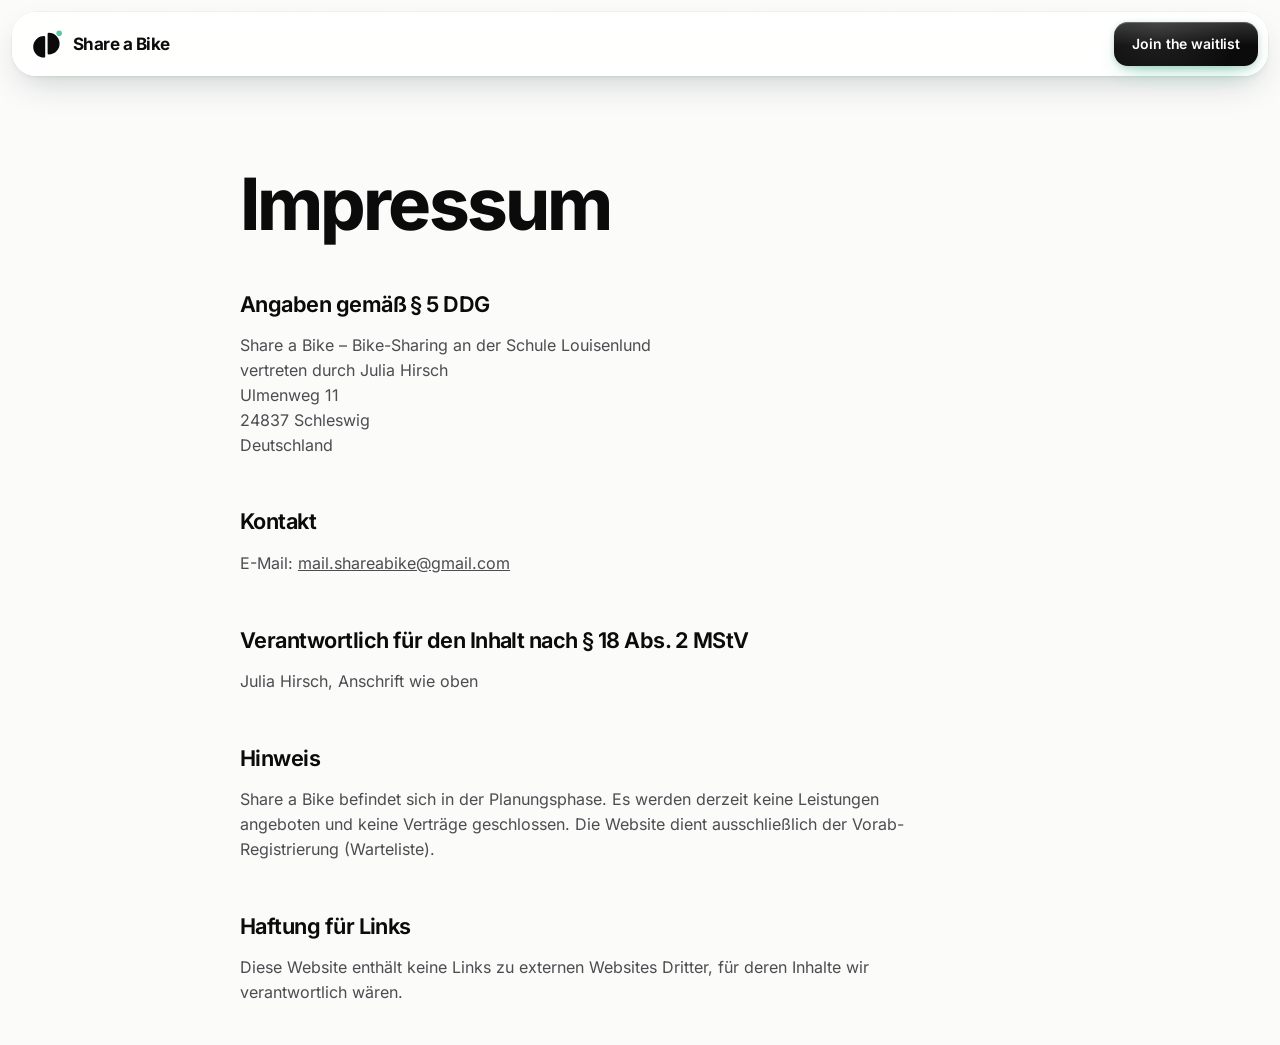
<file: site/impressum.html>
<!doctype html>
<!-- Impressum (legal notice, § 5 DDG). Responsible person: Julia Hirsch (parent).
     Update here if the responsible person or address changes. -->
<html lang="de">
<head>
  <meta charset="utf-8">
  <meta name="viewport" content="width=device-width, initial-scale=1, viewport-fit=cover, interactive-widget=resizes-content">
  <title>Impressum · Share a Bike</title>
  <meta name="robots" content="noindex">
  <link rel="icon" href="img/favicon.svg" type="image/svg+xml">
  <link rel="stylesheet" href="css/style.css">
</head>
<body>
  <header class="legal-header">
    <div class="glass">
      <a class="logo" href="index.html" aria-label="Back to Share a Bike"><span class="logo__mark" aria-hidden="true">
        <svg viewBox="-36 -40 80 74" role="img" aria-hidden="true"><path d="M-6 -20 A24 24 0 0 0 -6 28 Z" fill="currentColor" stroke="currentColor" stroke-width="6" stroke-linejoin="round"/><path d="M6 -28 A24 24 0 0 1 6 20 Z" fill="currentColor" stroke="currentColor" stroke-width="6" stroke-linejoin="round"/><circle cx="32" cy="-30" r="7" fill="#5DCAA5"/></svg>
      </span><span class="logo__text">Share a Bike</span></a>
      <a class="btn btn--dark btn--sm" href="index.html#signup">Join the waitlist</a>
    </div>
  </header>

  <main class="legal container container--narrow">
    <h1>Impressum</h1>

    <h2>Angaben gemäß § 5 DDG</h2>
    <p>Share a Bike – Bike-Sharing an der Schule Louisenlund<br>
      vertreten durch Julia Hirsch<br>
      Ulmenweg 11<br>
      24837 Schleswig<br>
      Deutschland</p>

    <h2>Kontakt</h2>
    <p>E-Mail: <a href="mailto:mail.shareabike@gmail.com">mail.shareabike@gmail.com</a></p>

    <h2>Verantwortlich für den Inhalt nach § 18 Abs. 2 MStV</h2>
    <p>Julia Hirsch, Anschrift wie oben</p>

    <h2>Hinweis</h2>
    <p>Share a Bike befindet sich in der Planungsphase. Es werden derzeit keine Leistungen angeboten und keine Verträge geschlossen. Die Website dient ausschließlich der Vorab-Registrierung (Warteliste).</p>

    <h2>Haftung für Links</h2>
    <p>Diese Website enthält keine Links zu externen Websites Dritter, für deren Inhalte wir verantwortlich wären.</p>
  </main>
</body>
</html>
</file>
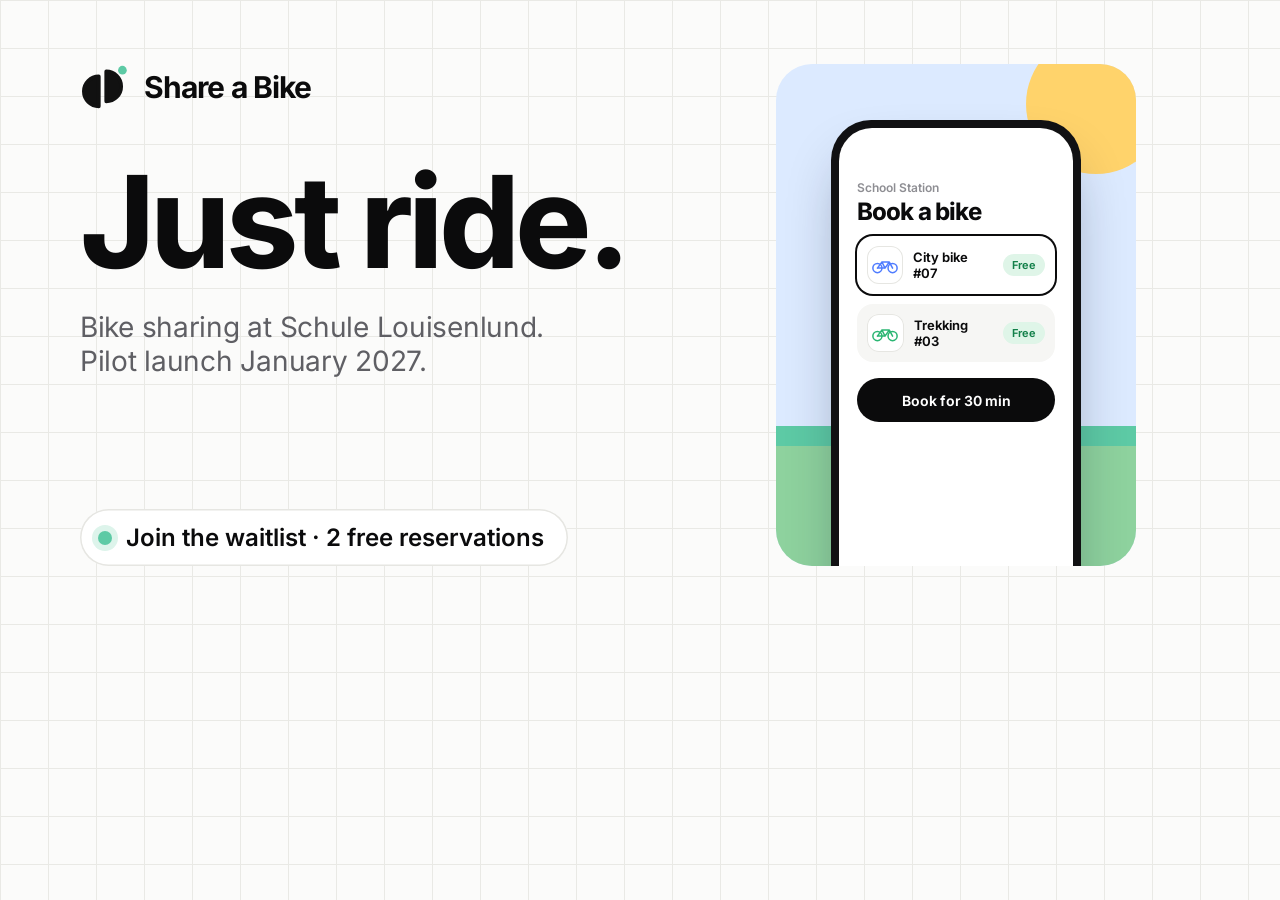
<file: tools/og-image.html>
<!doctype html>
<!-- Template for site/img/og-image.png (1200x630, WhatsApp/Telegram/iMessage preview).
     Edit the text, then run: node tools/render-images.mjs -->
<html><head><meta charset="utf-8">
<style>
  @font-face { font-family: Inter; src: url("../site/fonts/inter-latin-wght.woff2") format("woff2"); font-weight: 100 900; }
  * { margin: 0; box-sizing: border-box; }
  body { width: 1200px; height: 630px; font-family: Inter, sans-serif; background: #FBFBFA; color: #0B0B0C; overflow: hidden; position: relative;
    background-image: linear-gradient(#E9E9E5 1px, transparent 1px), linear-gradient(90deg, #E9E9E5 1px, transparent 1px); background-size: 48px 48px; }
  .wrap { position: absolute; left: 80px; top: 64px; width: 680px; }
  .logo { display: flex; align-items: center; gap: 14px; font-size: 30px; font-weight: 700; letter-spacing: -.03em; }
  .logo svg { width: 50px; height: 46px; }
  h1 { margin-top: 48px; font-size: 128px; white-space: nowrap; font-weight: 750; letter-spacing: -.04em; line-height: 1; }
  p { margin-top: 24px; font-size: 28px; color: #5F5F64; letter-spacing: -.01em; }
  .badge { position: absolute; left: 80px; bottom: 64px; display: inline-flex; align-items: center; gap: 14px; padding: 14px 24px 14px 18px; border-radius: 999px; background: #fff; box-shadow: inset 0 0 0 1.5px #E6E6E2; font-size: 24px; font-weight: 600; }
  .badge i { width: 14px; height: 14px; border-radius: 50%; background: #5DCAA5; box-shadow: 0 0 0 6px #DDF4EB; }
  .card { position: absolute; right: 64px; top: 64px; width: 360px; height: 502px; border-radius: 36px; background: #DCEAFF; overflow: hidden; }
  .phone { position: absolute; left: 50%; top: 56px; transform: translateX(-50%); width: 250px; height: 520px; border-radius: 40px; background: #111113; padding: 8px; box-shadow: 0 30px 60px -20px rgba(10,20,40,.45); }
  .screen { height: 100%; border-radius: 33px; background: #fff; padding: 52px 18px 0; }
  .eb { font-size: 12px; font-weight: 600; color: #8E8E93; } .t { font-size: 24px; font-weight: 750; letter-spacing: -.035em; margin-top: 2px; }
  .item { display: flex; align-items: center; gap: 10px; padding: 10px; margin-top: 10px; border-radius: 16px; background: #F6F6F4; font-size: 13px; font-weight: 650; }
  .item.on { background: #fff; box-shadow: 0 0 0 2px #0B0B0C; }
  .ic { width: 38px; height: 38px; border-radius: 12px; background: #fff; box-shadow: inset 0 0 0 1px #E6E6E2; display: grid; place-items: center; }
  .tag { margin-left: auto; padding: 4px 9px; border-radius: 99px; background: #DFF5E8; color: #13804A; font-size: 11px; }
  .cta { margin-top: 16px; height: 44px; border-radius: 22px; background: #0B0B0C; color: #fff; display: grid; place-items: center; font-size: 14px; font-weight: 650; }
  .canopy { position: absolute; left: 0; right: 0; bottom: 120px; height: 20px; background: #5DCAA5; }
  .grass { position: absolute; left: 0; right: 0; bottom: 0; height: 130px; background: #8ED29E; }
  .sun { position: absolute; right: -30px; top: -30px; width: 140px; height: 140px; border-radius: 50%; background: #FFD36B; }
</style></head>
<body>
  <div class="wrap">
    <div class="logo"><svg viewBox="-36 -40 80 74" role="img" aria-hidden="true"><path d="M-6 -20 A24 24 0 0 0 -6 28 Z" fill="#111111" stroke="#111111" stroke-width="6" stroke-linejoin="round"/><path d="M6 -28 A24 24 0 0 1 6 20 Z" fill="#111111" stroke="#111111" stroke-width="6" stroke-linejoin="round"/><circle cx="32" cy="-30" r="7" fill="#5DCAA5"/></svg>Share a Bike</div>
    <h1>Just ride.</h1>
    <p>Bike sharing at Schule Louisenlund.<br>Pilot launch January 2027.</p>
  </div>
  <div class="badge"><i></i>Join the waitlist · 2 free reservations</div>
  <div class="card">
    <div class="sun"></div><div class="grass"></div><div class="canopy"></div>
    <div class="phone"><div class="screen">
      <div class="eb">School Station</div><div class="t">Book a bike</div>
      <div class="item on"><span class="ic"><svg width="26" height="17" viewBox="0 0 120 76"><g fill="none" stroke="#4F7CFF" stroke-width="7" stroke-linecap="round" stroke-linejoin="round"><circle cx="25" cy="50" r="21"/><circle cx="95" cy="50" r="21"/><path d="M25 50 L46 22 H80 L95 50 M46 22 L60 50 L80 22 M25 50 H60"/></g></svg></span>City bike #07<span class="tag">Free</span></div>
      <div class="item"><span class="ic"><svg width="26" height="17" viewBox="0 0 120 76"><g fill="none" stroke="#2BB673" stroke-width="7" stroke-linecap="round" stroke-linejoin="round"><circle cx="25" cy="50" r="21"/><circle cx="95" cy="50" r="21"/><path d="M25 50 L46 22 H80 L95 50 M46 22 L60 50 L80 22 M25 50 H60"/></g></svg></span>Trekking #03<span class="tag">Free</span></div>
      <div class="cta">Book for 30 min</div>
    </div></div>
  </div>
</body></html>
</file>
<file: site/css/style.css>
/* ==========================================================================
   Share a Bike · stylesheet
   --------------------------------------------------------------------------
   1. Design tokens (colours, type, spacing)  <- change the look here
   2. Font (self-hosted Inter)
   3. Base + layout helpers
   4. Buttons, badges, lists
   5. Header: liquid glass pill + frosted fallback
   6. Sections (hero, ticker, problem, steps, pricing, owners, safety,
      sign up, FAQ, team, footer)
   7. Phone mockups
   8. Scroll animations + reduced motion
   9. Legal pages
   ========================================================================== */

/* 1. DESIGN TOKENS --------------------------------------------------------- */
:root {
  /* ---- Base (unchanged values) ---- */
  --bg: #FBFBFA;          /* page background (light off-white) */
  --white: #FFFFFF;
  --surface: var(--white); /* inputs, featured cards */
  --ink: #0B0B0C;         /* near-black text + dark buttons */
  --ink-2: #4C4C51;       /* calm grey body text (7:1+ on the page ground) */
  --ink-3: #8E8E93;       /* decorative dots only, never body text */
  --ink-nav: #2A2A2E;     /* nav labels */
  --ink-hover: #2E2E33;   /* dark button hover */
  --line: #E6E6E2;        /* hairlines */
  --line-strong: #C9C9C5; /* checkbox outline */
  --placeholder: #737378; /* 4.5:1 on the field background */
  --track: #DDDDD8;       /* slider and bar tracks */

  /* ---- Palette ---- */
  --mint: #5DCAA5;        /* main accent (logo mint): fills, dots, bars */
  --mint-deep: #0E6B4F;   /* text, links, icons on light backgrounds: 6.2:1 on --bg */
  --mint-mark: #0E8A62;   /* chart marks (3:1+ on every card tint) */
  --mint-soft: #DDF4EB;   /* pale mint fills */
  --mint-ink: #0F5E45;    /* text on pale mint */
  --sky: #7CC4F2;         /* second accent, from the hero sky */
  --sky-mark: #2B84C6;    /* sky for chart marks (3:1+ on the card tints) */
  --sky-soft: #DCEFFC;    /* pale sky fills, the hero scene sky */
  --sun: #FFD166;         /* small highlights only: "Best deal", "Early sign ups" */
  --sun-soft: #FFF1C9;
  --sun-ink: #5C4400;     /* text on sun */
  --coral: #FF6B5E;       /* "late" and error states only */
  --coral-mark: #E0473A;  /* coral for bars (3:1+ on the card tints) */
  --coral-ink: #B3261E;   /* error text: 5.9:1 on white */
  --coral-soft: #FDECEA;  /* error message background */
  --ok: #22A861;          /* "free" status in the app mockups */
  --ok-soft: #DFF5E8; --ok-ink: #0F6E3F;

  /* RGB triplets for translucent mixes: rgb(var(--x-rgb) / .5) */
  --white-rgb: 255 255 255;
  --ink-rgb: 11 11 12;
  --mint-rgb: 93 202 165;
  --sky-rgb: 124 196 242;
  --sun-rgb: 255 209 102;
  --coral-rgb: 255 107 94;
  --shade-rgb: 15 40 35;  /* shadows: a green-tinted near-black, so shadows are not grey */

  /* Gradients */
  --grad: linear-gradient(110deg, var(--mint), var(--sky));              /* highlights, badges, selected states */ /* taste-skill-ignore: liquid glass and colour system (brief) */
  --grad-soft: linear-gradient(110deg, rgb(var(--mint-rgb) / .28), rgb(var(--sky-rgb) / .28)); /* taste-skill-ignore: liquid glass and colour system (brief) */
  --grad-mark: linear-gradient(90deg, var(--mint-mark), var(--sky-mark)); /* data bars: keeps 3:1 */ /* taste-skill-ignore: liquid glass and colour system (brief) */

  /* Section tints (card fills): pricing + safety mint, steps sky, owners warm */
  --tint-mint-rgb: 222 245 235;
  --tint-sky-rgb: 224 239 252;
  --tint-warm-rgb: 255 239 213;
  --tint-rgb: var(--white-rgb); /* set per section below */

  /* Liquid glass */
  --glass-bg: rgb(var(--white-rgb) / .45);
  --glass-bg-strong: rgb(var(--white-rgb) / .65);
  --glass-border: rgb(var(--white-rgb) / .7);
  --glass-blur: 24px;
  --glass-filter: blur(var(--glass-blur)) saturate(180%);
  --glass-shadow:
    inset 0 1px 0 rgb(var(--white-rgb) / .9),
    inset 0 -1px 0 rgb(var(--white-rgb) / .25),
    0 0 0 1px rgb(var(--shade-rgb) / .06),
    0 8px 32px rgb(var(--shade-rgb) / .10);
  --glass-glow: 0 10px 34px -6px rgb(var(--mint-rgb) / .45);
  --spring: cubic-bezier(0.32, 0.72, 0, 1);

  /* Dark surfaces */
  --footer-text: #A1A1A6;
  --phone: #111113; --phone-rim: #3A3A3E; --ink-mock: #5E5E64; --mock-row: #F6F6F4;
  --tag: #EBEBE8; --tag-ink: #626267; --handle: #DADAD6;
  --draft-line: #CFCFCA;

  /* Old names kept so nothing breaks */
  --accent: var(--mint);
  --accent-strong: var(--mint-deep);
  --accent-soft: var(--mint-soft);
  --accent-mark: var(--mint-mark);
  --card: rgb(var(--tint-rgb) / .6);

  --font: "Inter", ui-sans-serif, system-ui, -apple-system, "Segoe UI", Roboto, sans-serif;
  --radius-sm: 14px;
  --radius: 24px;         /* cards */
  --radius-lg: 32px;      /* big cards */
  --container: 1120px;
  --gutter: 20px;
  --section: clamp(64px, 8vw, 112px);
  --ease: cubic-bezier(0.23, 1, 0.32, 1); /* strong ease-out for all UI motion */
  --ease-in-out: cubic-bezier(0.77, 0, 0.175, 1); /* things moving across the screen */

  color-scheme: light;
  interpolate-size: allow-keywords; /* smooth FAQ open/close in browsers that support it */
}
@media (max-width: 760px) { /* phones: lighter blur and a tighter shadow (cheaper to paint while scrolling) */ /* taste-skill-ignore: liquid glass and colour system (brief) */
  :root {
    --glass-blur: 14px;
    --glass-shadow: inset 0 1px 0 rgb(var(--white-rgb) / .9), inset 0 -1px 0 rgb(var(--white-rgb) / .25), 0 0 0 1px rgb(var(--shade-rgb) / .06), 0 4px 14px rgb(var(--shade-rgb) / .08);
  }
}

/* 2. FONT -----------------------------------------------------------------
   Inter variable (weights 100-900), Latin subset, served from /fonts.
   License: SIL Open Font License, see fonts/OFL-LICENSE.txt */
@font-face {
  font-family: "Inter";
  src: url("../fonts/inter-latin-wght.woff2") format("woff2");
  font-weight: 100 900;
  font-style: normal;
  font-display: swap;
}

/* 3. BASE ------------------------------------------------------------------ */
*, *::before, *::after { box-sizing: border-box; }
html {
  -webkit-text-size-adjust: 100%;
  -webkit-tap-highlight-color: transparent; /* no grey flash on tap; every control has its own :active below */
  scroll-behavior: smooth; scroll-padding-top: 96px;
}
/* Controls react instantly (no double-tap-zoom wait) and their labels can't be long-press selected.
   Body text stays selectable. */
a, button, summary, label, .btn, .segmented span, .check__box, .menu-toggle {
  touch-action: manipulation;
}
.btn, .nav__link, .menu-toggle, .faq summary, .segmented label, .check, .mobile-menu a, .footer__cols a, .logo {
  user-select: none; -webkit-user-select: none; -webkit-touch-callout: none;
}
body {
  margin: 0;
  background: var(--bg);
  color: var(--ink);
  font-family: var(--font);
  font-size: 16px;
  line-height: 1.55;
  font-feature-settings: "cv11", "ss03";
  -webkit-font-smoothing: antialiased;
  -moz-osx-font-smoothing: grayscale;
  text-rendering: optimizeLegibility;
  overflow-x: clip;
}
img, svg { display: block; max-width: 100%; }
a { color: inherit; }
h1, h2, h3, h4, p { margin: 0; }
ul { margin: 0; padding: 0; list-style: none; }
button, input, select { font: inherit; color: inherit; }
:focus-visible { outline: 2px solid var(--accent-strong); outline-offset: 3px; border-radius: 6px; }
[hidden] { display: none !important; }
::selection { background: var(--accent-soft); color: var(--ink); }
input, select { caret-color: var(--accent-strong); accent-color: var(--accent-strong); }

.svg-defs { position: absolute; width: 0; height: 0; overflow: hidden; }
.skip-link {
  position: absolute; left: 12px; top: -60px; z-index: 100;
  background: var(--ink); color: var(--white); padding: 10px 16px; border-radius: 12px; text-decoration: none;
}
.skip-link:focus { top: 12px; }

.container { width: 100%; max-width: calc(var(--container) + 2 * var(--gutter)); margin-inline: auto; padding-left: max(var(--gutter), env(safe-area-inset-left, 0px)); padding-right: max(var(--gutter), env(safe-area-inset-right, 0px)); }
.container--narrow { max-width: calc(800px + 2 * var(--gutter)); }
.section { padding-block: var(--section); }
.section--tight-top { padding-top: 0; }

/* Typography scale: huge, tight headlines vs. small calm body */
.h2 {
  font-size: clamp(2.5rem, 7.4vw, 5rem);
  font-weight: 700; letter-spacing: -.04em; line-height: 1.04;
  max-width: 13em; text-wrap: balance;
}
.h2--sm { font-size: clamp(2.5rem, 6vw, 4rem); }
.h2--wide { max-width: 16em; }
.h3 { font-size: clamp(1.35rem, 2.6vw, 1.75rem); font-weight: 650; letter-spacing: -.03em; line-height: 1.1; text-wrap: balance; }
.lead { margin-top: 20px; font-size: clamp(1rem, 1.6vw, 1.15rem); color: var(--ink-2); max-width: 34em; text-wrap: pretty; }

/* 4. BUTTONS, BADGES, LISTS ----------------------------------------------- */
.btn {
  --h: 48px;
  position: relative; isolation: isolate;
  display: inline-flex; align-items: center; justify-content: center; gap: 10px;
  height: var(--h); padding: 0 22px; border: 0; border-radius: 12px;
  font-size: 15px; font-weight: 600; letter-spacing: -.01em; text-decoration: none; white-space: nowrap;
  cursor: pointer;
  transition: transform 450ms var(--spring), box-shadow .3s var(--ease), background-color .2s, color .2s;
}
.btn:active { transform: scale(.98); transition-duration: 90ms; } /* press, then springs back on release */
.btn--sm { --h: 44px; padding: 0 18px; font-size: 14px; border-radius: 14px; } /* concentric with the 24px header corners */
.btn--lg { --h: 56px; padding: 0 28px; font-size: 16px; border-radius: 14px; }
.btn--block { width: 100%; }
/* Primary: stays dark, glossy top highlight, soft mint shadow */ /* taste-skill-ignore: liquid glass and colour system (brief) */
.btn--dark {
  background: var(--ink); color: var(--white);
  box-shadow: inset 0 1px 0 rgb(var(--white-rgb) / .22), 0 10px 24px -12px rgb(var(--mint-rgb) / .9), 0 2px 6px rgb(var(--shade-rgb) / .18); /* taste-skill-ignore: glossy primary button (brief) */
}
.btn--dark::before { /* gloss */
  content: ""; position: absolute; inset: 0; z-index: -1; border-radius: inherit; pointer-events: none;
  background: linear-gradient(180deg, rgb(var(--white-rgb) / .16), rgb(var(--white-rgb) / 0) 55%), /* taste-skill-ignore: liquid glass and colour system (brief) */
              radial-gradient(120px circle at var(--mx, 30%) var(--my, 0%), rgb(var(--white-rgb) / var(--spec, .10)), transparent 70%); /* taste-skill-ignore: liquid glass and colour system (brief) */
}
/* Secondary: glass with a visible edge */
.btn--outline { /* taste-skill-ignore: outlined glass button required by the brief */
  background: var(--glass-bg-strong); color: var(--ink);
  box-shadow: inset 0 0 0 1.5px rgb(var(--ink-rgb) / .78), inset 0 2px 0 rgb(var(--white-rgb) / .9), 0 8px 24px -10px rgb(var(--shade-rgb) / .22); /* taste-skill-ignore: glass edge */
}
.btn--outline::before { /* specular highlight that follows the pointer */
  content: ""; position: absolute; inset: 0; z-index: -1; border-radius: inherit; pointer-events: none;
  background: radial-gradient(140px circle at var(--mx, 25%) var(--my, 0%), rgb(var(--white-rgb) / var(--spec, .7)), transparent 70%), /* taste-skill-ignore: liquid glass and colour system (brief) */
              linear-gradient(135deg, rgb(var(--white-rgb) / .6), rgb(var(--white-rgb) / 0) 45%); /* taste-skill-ignore: liquid glass and colour system (brief) */
}
.btn--light { background: var(--white); color: var(--ink); }
@media (hover: hover) and (pointer: fine) {
  .btn--dark:hover { background: var(--ink-hover); transform: translateY(-2px); --spec: .22; box-shadow: inset 0 1px 0 rgb(var(--white-rgb) / .28), 0 14px 30px -10px rgb(var(--mint-rgb) / 1), 0 2px 6px rgb(var(--shade-rgb) / .2); } /* taste-skill-ignore: glow */
  .btn--outline:hover { transform: translateY(-2px); --spec: 1; background: rgb(var(--white-rgb) / .8); box-shadow: inset 0 0 0 1.5px var(--ink), inset 0 2px 0 var(--white), var(--glass-glow); } /* taste-skill-ignore: glow */
  .btn--light:hover { background: rgb(var(--white-rgb) / .85); transform: translateY(-2px); }
  .btn:hover:active { transform: scale(.98); }
}
.btn__icon { width: 18px; height: 18px; transition: transform .25s var(--ease); }
@media (hover: hover) and (pointer: fine) { .btn:hover .btn__icon { transform: translateX(3px); } }
.btn[aria-busy="true"] { opacity: .7; pointer-events: none; }

.badge { /* glass surface styles come from the glass layer (section 10) */
  display: inline-flex; align-items: center; gap: 10px;
  padding: 7px 14px 7px 10px; border-radius: 999px;
  font-size: 14px; font-weight: 600; color: var(--ink);
}
.badge__dot { width: 9px; height: 9px; border-radius: 50%; background: var(--sun); box-shadow: 0 0 0 1px rgb(214 150 20 / .55), 0 0 0 4px rgb(var(--sun-rgb) / .35); } /* taste-skill-ignore: sun highlight */

.list { display: grid; gap: 12px; margin: 24px 0 28px; font-size: 15px; color: var(--ink-2); }
.list li { display: flex; gap: 12px; align-items: flex-start; }
.list svg { flex: none; width: 20px; height: 20px; margin-top: 1px; color: var(--ink); }
.list--lg { font-size: 16px; gap: 14px; }
.pill-note {
  display: inline-block; margin-left: 4px; padding: 1px 8px; border-radius: 999px;
  background: var(--card); color: var(--ink-2); font-size: 13px; font-weight: 600; vertical-align: 1px;
}
.dot { display: inline-block; width: 8px; height: 8px; border-radius: 50%; background: var(--ink-3); }
.dot--ok { background: var(--ok); }

.card { background: var(--card); border-radius: var(--radius); }

/* 5. HEADER · LIQUID GLASS -------------------------------------------------
   Default styles = frosted-glass fallback (Safari, Firefox, iOS browsers).
   js/liquid-glass.js adds .glass--svg in Chromium, which switches to the
   real refraction filter defined in index.html (#liquid-glass). */
.site-header {
  position: fixed; z-index: 50; left: 0; right: 0;
  top: max(12px, env(safe-area-inset-top));
  display: flex; flex-direction: column; align-items: center; gap: 8px;
  padding-inline: max(12px, env(safe-area-inset-left, 0px)) max(12px, env(safe-area-inset-right, 0px));
  pointer-events: none;
}
.glass {
  pointer-events: auto;
  position: relative; isolation: isolate;
  display: flex; align-items: center; gap: 8px;
  width: min(100%, 1400px); height: 64px; padding: 0 10px 0 20px;
  border-radius: 24px;

  /* Frosted fallback: blur + saturation */
  background: rgb(var(--white-rgb) / .84);
  -webkit-backdrop-filter: blur(28px) saturate(180%);
  backdrop-filter: blur(28px) saturate(180%);

  /* Specular rims (bright top, softer bottom) + soft floating shadow */ /* taste-skill-ignore: comment only */
  box-shadow: /* taste-skill-ignore: liquid-glass rim/shadow required by the brief */
    inset 0 1px 0 rgb(var(--white-rgb) / .95),
    inset 0 -1px 0 rgb(var(--white-rgb) / .5),
    inset 0 0 0 1px rgb(var(--white-rgb) / .28),
    0 0 0 .5px rgb(var(--shade-rgb) / .07),
    0 2px 4px rgb(var(--shade-rgb) / .04),
    0 14px 34px -10px rgb(var(--shade-rgb) / .22);
}
/* Gradient rim: catches light top-left and bottom, like a curved glass edge */
.glass::before {
  content: ""; position: absolute; inset: 0; z-index: -1; border-radius: inherit; padding: 1px;
  background: linear-gradient(170deg, /* taste-skill-ignore: liquid-glass required by the brief */ rgb(var(--white-rgb) / 1) 0%, rgb(var(--white-rgb) / .15) 35%, rgb(var(--white-rgb) / 0) 60%, rgb(var(--white-rgb) / .7) 100%);
  -webkit-mask: linear-gradient(#000 0 0) content-box, linear-gradient(#000 0 0); /* taste-skill-ignore: liquid-glass required by the brief */
  -webkit-mask-composite: xor;
  mask: linear-gradient(#000 0 0) content-box exclude, linear-gradient(#000 0 0); /* taste-skill-ignore: liquid-glass required by the brief */
  pointer-events: none;
}
/* Soft inner sheen along the top half */
.glass::after {
  content: ""; position: absolute; inset: 1px; z-index: -1; border-radius: inherit;
  background: radial-gradient(120% 90% at 50% -30%, /* taste-skill-ignore: liquid-glass required by the brief */ rgb(var(--white-rgb) / .55), rgb(var(--white-rgb) / 0) 60%);
  pointer-events: none;
}
/* Real liquid glass (Chromium): refraction via SVG filter, very light tint so
   the bent content stays visible. The tint is a bit stronger in the middle. */
.glass.glass--svg {
  background:
    radial-gradient(70% 120% at 50% 50%, /* taste-skill-ignore: liquid-glass required by the brief */ rgb(var(--white-rgb) / .9), rgb(var(--white-rgb) / .82));
  -webkit-backdrop-filter: url(#liquid-glass);
  backdrop-filter: url(#liquid-glass);
}
/* Users who ask for less transparency get a solid header */
@media (prefers-reduced-transparency: reduce) {
  .glass, .glass.glass--svg { background: rgb(var(--white-rgb) / .97); -webkit-backdrop-filter: none; backdrop-filter: none; }
}

.logo { display: inline-flex; align-items: center; gap: 9px; text-decoration: none; font-weight: 700; letter-spacing: -.03em; font-size: 17px; margin-right: auto; white-space: nowrap; }
.logo__mark { width: 32px; height: 30px; color: var(--ink); }
.logo__mark svg { width: 100%; height: 100%; }

.nav { position: absolute; left: 50%; top: 50%; transform: translate(-50%, -50%); display: flex; align-items: center; gap: 2px; } /* centred in the bar */
.nav__link {
  position: relative; z-index: 1;
  padding: 9px 15px; border-radius: 10px;
  font-size: 14px; font-weight: 550; color: var(--ink-nav); text-decoration: none;
  transition: color .2s;
}
@media (hover: hover) and (pointer: fine) { .nav__link:hover { color: var(--ink); } }
/* The small glass "lens" that slides to the hovered link (positioned by JS) */
.nav__lens {
  position: absolute; left: 0; top: 50%; height: 38px; width: var(--w, 0px);
  transform: translate(var(--x, 0px), -50%);
  border-radius: 10px;
  background: rgb(var(--white-rgb) / .6);
  box-shadow: inset 0 1px 0 var(--white), inset 0 -1px 0 rgb(var(--white-rgb) / .6), 0 0 0 .5px rgb(var(--shade-rgb) / .06), 0 4px 12px -4px rgb(var(--shade-rgb) / .18); /* taste-skill-ignore: glass lens on hover */
  opacity: 0;
  transition: transform 240ms var(--ease), width 240ms var(--ease), opacity 150ms;
  pointer-events: none;
}
.nav.is-hovering .nav__lens { opacity: 1; }
.header__cta { margin-left: 4px; }

/* Fold-out menus (js/nav-menu.js) */
.nav__item { position: relative; }
.nav__link { display: inline-flex; align-items: center; gap: 4px; }
.nav__chev { width: 14px; height: 14px; color: var(--ink-2); transition: transform 200ms var(--ease); }
.nav__item.is-open .nav__chev { transform: rotate(180deg); }
.nav__menu {
  position: absolute; top: 100%; left: 50%; z-index: 2;
  padding-top: 18px; /* hover bridge between the link and the panel */
  transform: translateX(-50%);
  visibility: hidden; pointer-events: none;
  transition: visibility 0s linear 140ms;
}
.nav__item.is-open .nav__menu { visibility: visible; pointer-events: auto; transition-delay: 0s; }
.nav__panel {
  display: grid; gap: 2px; width: 300px; padding: 8px; border-radius: 18px;
  background: rgb(var(--white-rgb) / .97); /* inside the header glass: no nested backdrop-filter */
  box-shadow: inset 0 1px 0 var(--white), 0 0 0 .5px rgb(var(--shade-rgb) / .08), 0 18px 40px -12px rgb(var(--shade-rgb) / .25); /* taste-skill-ignore: floating menu */
  opacity: 0; transform: translateY(-6px) scale(.97); transform-origin: top center;
  transition: opacity 120ms var(--ease), transform 120ms var(--ease);
}
.nav__item.is-open .nav__panel { opacity: 1; transform: none; transition-duration: 180ms; }
.nav__sub { display: grid; gap: 2px; padding: 10px 12px; border-radius: 12px; text-decoration: none; transition: background-color 150ms ease; }
.nav__sub b { font-size: 14px; font-weight: 600; color: var(--ink); }
.nav__sub span { font-size: 13px; color: var(--ink-2); }
.nav__sub:focus-visible { outline-offset: -2px; }
.nav__sub:active { background: rgb(var(--shade-rgb) / .06); }
@media (hover: hover) and (pointer: fine) { .nav__sub:hover { background: rgb(var(--shade-rgb) / .05); } }
.show-xs { display: none; }

.menu-toggle {
  display: none; width: 44px; height: 44px; border: 0; border-radius: 14px;
  background: rgb(var(--white-rgb) / .6);
  align-items: center; justify-content: center; cursor: pointer;
}
.menu-toggle svg { width: 20px; height: 20px; }
.mobile-menu {
  pointer-events: auto;
  width: min(100%, 1400px); padding: 8px; border-radius: 24px;
  display: grid;
  background: rgb(var(--white-rgb) / .82);
  -webkit-backdrop-filter: var(--glass-filter);
  backdrop-filter: var(--glass-filter);
  box-shadow: inset 0 1px 0 var(--white), 0 0 0 .5px rgb(var(--shade-rgb) / .07), 0 18px 40px -12px rgb(var(--shade-rgb) / .25); /* taste-skill-ignore: floating menu */
  transition: opacity 200ms var(--ease), transform 200ms var(--ease);
}
@starting-style { .mobile-menu { opacity: 0; transform: translateY(-6px) scale(.98); } }
.mobile-menu a { padding: 14px 16px; border-radius: 14px; font-size: 17px; font-weight: 600; letter-spacing: -.02em; text-decoration: none; }
.mobile-menu a.mobile-menu__lang { color: var(--ink-2); font-size: 15px; }
.menu-toggle, .header__cta, .lang-toggle { flex-shrink: 0; }
.mobile-menu a:active { background: rgb(var(--shade-rgb) / .06); }

@media (max-width: 1040px) {
  .nav { display: none; }       /* four links need room; the menu button takes over */
  .menu-toggle { display: inline-flex; }
}
@media (max-width: 760px) {
  .glass { height: 60px; padding: 0 8px 0 16px; gap: 6px; border-radius: 22px; }
}
@media (max-width: 480px) {
  .hide-xs { display: none; }
  .show-xs { display: inline; }
}

/* 6. SECTIONS -------------------------------------------------------------- */

/* --- Hero --- */
.hero { position: relative; padding-top: clamp(128px, 13vw, 168px); overflow: hidden; }
.hero__map { position: absolute; top: 0; left: 50%; width: 1440px; max-width: none; height: 760px; transform: translateX(-50%); overflow: visible; z-index: -1; pointer-events: none; }
@media (min-width: 901px) { .hero { padding-top: 168px; } } /* badge centre = route line (y 186) */
/* small screens: show the start of the trip (station label, fields, trees, water) instead of the middle */
@media (max-width: 900px) { .hero__map { left: 0; transform: translate(-100px, -40px); } } /* route behind the badge (badge centre at 146px), start pin left of it */
@media (max-width: 900px) { .hero__map-wide { display: none; } } /* keep the headline area clean on phones */
.hero__inner { display: flex; flex-direction: column; align-items: center; text-align: center; }
.hero__title {
  margin-top: 28px;
  font-size: clamp(2.75rem, 11vw, 6rem);
  font-weight: 750; letter-spacing: -.04em; line-height: 1;
}
.hero__sub { margin-top: 28px; font-size: clamp(1.125rem, 2vw, 1.35rem); color: var(--ink-2); max-width: 30em; text-wrap: balance; }
.hero__actions { margin-top: 36px; display: flex; flex-wrap: wrap; gap: 12px; justify-content: center; }
.hero__meta { margin-top: 20px; font-size: 14px; font-weight: 550; color: var(--ink-2); }
.hero__visual {
  position: relative; margin-top: clamp(56px, 6vw, 72px);
  aspect-ratio: 16 / 9; border-radius: var(--radius-lg); overflow: hidden;
  background: var(--sky-soft);
}
.scene { position: absolute; inset: 0; width: 100%; height: 100%; }
.hero__phones {
  position: absolute; inset: 0; display: flex; justify-content: center; align-items: flex-start;
  gap: clamp(16px, 3vw, 40px); padding-top: 6%;
}
.phone--main { font-size: clamp(12px, 1.55vw, 17.5px); }
/* Hero intro: the phones rise in order once the hero visual comes into view;
   the route to EDEKA Paasch draws itself once on load, then the pin lands. */
.js .hero__visual .phone { animation: phone-rise 900ms var(--ease) both paused; }
.js .hero__visual.is-in .phone { animation-play-state: running; }
.js .hero__visual .phone--main { animation-delay: 120ms; }
.js .hero__visual .phone--left { animation-delay: 220ms; }
.js .hero__visual .phone--right { animation-delay: 300ms; }
@keyframes phone-rise { from { opacity: 0; transform: translateY(48px); } }
.js .hero__route-draw { stroke-dasharray: 1 1; stroke-dashoffset: 1; animation: route-draw 1600ms var(--ease-in-out) 400ms forwards; }
@keyframes route-draw { to { stroke-dashoffset: 0; } }
.js .hero__pin { transform-box: fill-box; transform-origin: center; animation: pin-in 300ms var(--ease) 1900ms both; }
@keyframes pin-in { from { opacity: 0; transform: scale(.9); } }
.hero__rider { opacity: 0; transition: opacity 250ms var(--ease); }
.hero__rider.is-riding { opacity: 1; }

.phone--side { font-size: clamp(11px, 1.3vw, 15px); margin-top: 7%; }
@media (max-width: 760px) {
  .hero__actions { width: 100%; flex-direction: column; }
  .hero__actions .btn { width: 100%; }
  .hero__visual { aspect-ratio: 4 / 5; border-radius: 28px; }
  .hero__phones { padding-top: 10%; }
  .phone--main { font-size: clamp(11px, 3.6vw, 15px); }
  .phone--side { display: none; }
}

/* --- Trust ticker --- */
.ticker {
  margin-top: clamp(48px, 7vw, 80px);
  background: var(--card);
  overflow: hidden; padding-block: 22px;
}
.ticker__track { display: flex; width: max-content; animation: ticker 42s linear infinite; }
@media (hover: hover) and (pointer: fine) { .ticker:hover .ticker__track { animation-play-state: paused; } }
.ticker__list { display: flex; flex: none; }
.ticker__list li { display: flex; align-items: center; white-space: nowrap; font-size: 15px; font-weight: 550; color: var(--ink-2); letter-spacing: -.01em; }
.ticker__list li::after { content: ""; width: 5px; height: 5px; margin: 0 28px; border-radius: 50%; background: var(--ink-3); }
@keyframes ticker { to { transform: translateX(-50%); } }

/* --- Problem --- */
.bignum { margin-top: clamp(40px, 6vw, 72px); }
.bignum__value {
  font-size: clamp(5rem, 9vw, 8.5rem); font-weight: 750; white-space: nowrap; letter-spacing: -.04em; line-height: .9;
  font-variant-numeric: tabular-nums;
}
.bignum__value span { color: var(--accent-strong); }
.bignum__caption { margin-top: 20px; font-size: clamp(1.25rem, 3vw, 2rem); letter-spacing: -.03em; line-height: 1.2; color: var(--ink-2); font-weight: 550; }
.bignum__caption strong { color: var(--ink); font-weight: 650; }

.problem { margin-top: 4px; display: grid; grid-template-columns: 1.15fr 1fr; gap: clamp(40px, 6vw, 96px); align-items: end; }
.problem__text { min-width: 0; }

/* Live lunch break planner */
.planner { padding: clamp(24px, 3.5vw, 40px); border-radius: var(--radius-lg); background: var(--card); display: grid; gap: 22px; }
.planner__head { display: flex; justify-content: space-between; align-items: baseline; gap: 16px; }
.planner__label { font-size: 17px; font-weight: 650; letter-spacing: -.02em; }
.planner__value { font-size: clamp(2.5rem, 5vw, 3.5rem); font-weight: 750; letter-spacing: -.04em; line-height: 1; font-variant-numeric: tabular-nums; }
.planner__range { width: 100%; height: 32px; margin: 0; background: none; -webkit-appearance: none; appearance: none; cursor: pointer; }
.planner__range::-webkit-slider-runnable-track { height: 8px; border-radius: 99px; background: var(--track); }
.planner__range::-moz-range-track { height: 8px; border-radius: 99px; background: var(--track); }
.planner__range::-webkit-slider-thumb { -webkit-appearance: none; width: 28px; height: 28px; margin-top: -10px; border-radius: 50%; background: var(--ink); transition: transform .2s var(--ease); }
.planner__range::-moz-range-thumb { width: 28px; height: 28px; border: 0; border-radius: 50%; background: var(--ink); }
.planner__range:active::-webkit-slider-thumb { transform: scale(1.12); }
.planner__row { display: grid; grid-template-columns: 76px 1fr; grid-template-areas: "mode track" ". result"; gap: 8px 16px; align-items: center; }
.planner__mode { grid-area: mode; font-size: 15px; font-weight: 650; }
.planner__track { grid-area: track; display: flex; gap: 3px; height: 28px; }
.seg { width: calc(var(--m) / var(--total) * 100%); border-radius: 7px; background: var(--ink); transition: width 120ms var(--ease), background-color 150ms ease; } /* follows the thumb while dragging */
.seg--stay { background: var(--grad-mark); } /* var(--mint-mark): 3:1+ on the grey card */
.seg--late { background: var(--coral-mark); }
.planner__result { grid-area: result; font-size: 15px; color: var(--ink-2); }
.planner__result b { color: var(--ink); font-weight: 700; font-variant-numeric: tabular-nums; }
.planner__row--bike .planner__result b { color: var(--accent-strong); }
.planner__note { font-size: 14px; color: var(--ink-2); }
@media (max-width: 900px) { .problem { grid-template-columns: 1fr; } .bignum__value { font-size: clamp(5rem, 26vw, 10rem); } }

/* --- How it works --- */
.steps { margin: clamp(48px, 7vw, 80px) 0 0; padding: 0; list-style: none; display: grid; grid-template-columns: repeat(2, 1fr); gap: 16px; }
.step { display: flex; flex-direction: column; padding: clamp(28px, 4vw, 44px); padding-bottom: 0; overflow: hidden; }
.step__text p { margin-top: 12px; color: var(--ink-2); font-size: 15px; max-width: 26em; }
.step__visual { margin-top: 36px; height: 280px; display: flex; justify-content: center; align-items: flex-start; overflow: hidden; }
.phone--crop { font-size: 14px; }
@media (max-width: 760px) {
  .steps { grid-template-columns: 1fr; }
  .step__visual { height: 240px; }
  .phone--crop { font-size: 13px; }
}

/* --- Pricing --- */
.plans { margin-top: clamp(48px, 7vw, 80px); display: grid; grid-template-columns: repeat(3, 1fr); gap: 16px; align-items: stretch; }
.plan { position: relative; display: flex; flex-direction: column; padding: 36px 32px 32px; }
.plan .btn { margin-top: auto; }
.plan__name { font-size: 18px; font-weight: 650; letter-spacing: -.02em; }
.plan__price { margin-top: 18px; display: flex; align-items: baseline; gap: 8px; }
.plan__price b { font-size: clamp(2.8rem, 5vw, 3.6rem); font-weight: 750; letter-spacing: -.04em; line-height: 1; }
.plan__price span { font-size: 14px; color: var(--ink-2); }
.plan__desc { margin-top: 10px; font-size: 15px; color: var(--ink-2); }
.plan--featured { background: var(--accent-soft); }
.plan--featured .list svg { color: var(--accent-strong); }
.plan__badge {
  position: absolute; top: 20px; right: 20px;
  padding: 5px 11px; border-radius: 999px;
  background: var(--surface); color: var(--accent-strong); font-size: 13px; font-weight: 650;
}
/* Single ride price chart: one series as a line with direct value labels */
.price-chart { margin: 4px 0 28px; }
.price-chart__title { font-size: 14px; font-weight: 600; color: var(--ink); margin-bottom: 8px; }
.price-line { display: block; width: 100%; height: auto; overflow: visible; }
.price-line__base { stroke: var(--track); stroke-width: 1; } /* taste-skill-ignore: chart baseline */
.price-line__area { fill: var(--accent-soft); }
.price-line__path { fill: none; stroke: var(--accent-mark); stroke-width: 2.5; stroke-linecap: round; stroke-linejoin: round; }
.price-line__dot { fill: var(--accent-mark); stroke: var(--card); stroke-width: 2; }
.price-line__val { font-size: 13px; font-weight: 650; fill: var(--ink); font-variant-numeric: tabular-nums; }
.price-line__x { font-size: 13px; fill: var(--ink-2); }
/* draws once when the card scrolls into view */
.js .plan.reveal .price-line__path { stroke-dasharray: 1 1; stroke-dashoffset: 1; transition: stroke-dashoffset 900ms var(--ease-in-out) 150ms; }
.js .plan.reveal.is-in .price-line__path { stroke-dashoffset: 0; }
.js .plan.reveal .price-line__area, .js .plan.reveal .price-line__dot, .js .plan.reveal .price-line__val { opacity: 0; transition: opacity 300ms var(--ease) 800ms; }
.js .plan.reveal.is-in .price-line__area, .js .plan.reveal.is-in .price-line__dot, .js .plan.reveal.is-in .price-line__val { opacity: 1; }
/* Price per 30-minute block inside each plan card */
.rates { display: grid; gap: 2px; margin: 22px 0 6px; }
.rates > div { display: flex; justify-content: space-between; align-items: baseline; gap: 16px; padding: 9px 12px; border-radius: 10px; background: rgb(var(--white-rgb) / .6); }
.plan--featured .rates > div { background: rgb(var(--white-rgb) / .7); }
.rates dt { font-size: 14px; color: var(--ink-2); }
.rates dd { margin: 0; font-size: 15px; font-weight: 650; color: var(--ink); text-align: right; font-variant-numeric: tabular-nums; }
.rates dd.rates__tba { font-size: 13px; font-weight: 550; color: var(--ink-2); }
.plan .list { margin-top: 18px; }
.plan .price-chart { margin-top: 22px; }

/* Below the plans: top-up credit, cheapest plan, rules */
.pricing-more { margin-top: 16px; display: grid; grid-template-columns: repeat(2, 1fr); gap: 16px; }
.pricing-box { min-width: 0; padding: clamp(24px, 3.5vw, 36px); border-radius: var(--radius); background: var(--card); }
.pricing-box--plain { background: transparent; padding-block: 8px; }
.pricing-box__title { font-size: 18px; font-weight: 650; letter-spacing: -.02em; }
.pricing-box__text { margin-top: 8px; font-size: 15px; color: var(--ink-2); max-width: 38em; }
.pricing-box__note { margin-top: 14px; font-size: 13px; color: var(--ink-2); }

.topup { margin-top: 18px; display: grid; grid-template-columns: repeat(2, 1fr); gap: 8px; }
.topup li { position: relative; display: grid; gap: 2px; padding: 14px 16px; border-radius: 14px; background: var(--surface); }
.topup b { font-size: 24px; font-weight: 750; letter-spacing: -.04em; line-height: 1.1; font-variant-numeric: tabular-nums; }
.topup span { font-size: 14px; font-weight: 600; color: var(--ink); }
.topup small { font-size: 13px; color: var(--ink-2); }
.topup__best small { color: var(--accent-strong); font-weight: 600; }
.topup em { position: absolute; top: 12px; right: 12px; padding: 3px 8px; border-radius: 8px; background: var(--surface); font-size: 12px; font-style: normal; font-weight: 650; color: var(--accent-strong); }

.compare-wrap { margin-top: 18px; overflow-x: auto; }
.compare-plans { width: 100%; border-collapse: separate; border-spacing: 0 6px; font-size: 15px; font-variant-numeric: tabular-nums; }
.compare-plans caption { caption-side: bottom; padding-top: 4px; text-align: left; font-size: 13px; color: var(--ink-2); }
.compare-plans th, .compare-plans td { padding: 10px 12px; text-align: center; }
.compare-plans thead th { padding-block: 4px; font-size: 13px; font-weight: 600; color: var(--ink-2); }
.compare-plans thead th:first-child, .compare-plans tbody th { text-align: left; }
.compare-plans tbody th, .compare-plans tbody td { background: var(--surface); }
.compare-plans tbody th { font-weight: 650; border-radius: 10px 0 0 10px; }
.compare-plans tbody td:last-child { border-radius: 0 10px 10px 0; }
.compare-plans td.is-best { background: var(--accent-soft); color: var(--accent-strong); font-weight: 750; }

@media (max-width: 900px) { .pricing-more { grid-template-columns: 1fr; } }
@media (max-width: 340px) { .topup { grid-template-columns: 1fr; } }

.plans__note { margin-top: 24px; font-size: 15px; color: var(--ink-2); max-width: 44em; }
@media (max-width: 900px) {
  .plans { grid-template-columns: 1fr; }
  .plan--featured { order: -1; }
}

/* --- For owners --- */
.owner-card {
  margin-top: clamp(48px, 7vw, 80px);
  display: grid; grid-template-columns: 1.15fr 1fr; gap: clamp(32px, 5vw, 64px); align-items: center;
  padding: clamp(28px, 5vw, 64px); border-radius: var(--radius-lg); background: var(--card);
}
.owner-card__worth { display: flex; flex-wrap: wrap; align-items: baseline; gap: 4px 12px; }
.owner-card__worth b { font-size: clamp(1.8rem, 3.6vw, 2.6rem); font-weight: 750; letter-spacing: -.04em; }
.owner-card__worth span { font-size: 15px; color: var(--ink-2); }
.owner-card__req { margin-bottom: 28px; font-size: 14px; color: var(--ink-2); }
.owner-card__req b { color: var(--ink-2); font-weight: 600; }
.owner-illu {
  position: relative; display: flex; flex-direction: column; gap: 20px;
  padding: clamp(24px, 4vw, 40px) clamp(20px, 3.5vw, 36px) clamp(20px, 3vw, 28px);
  border-radius: var(--radius); background: var(--surface);
}
.owner-illu__stage { position: relative; }
.owner-illu__bike { display: block; width: 100%; height: auto; color: var(--ink); }
/* the two parts on the bike; light up when their button is active */
.owner-illu__spot {
  position: absolute; left: var(--x); top: var(--y);
  width: 14px; height: 14px; margin: -7px 0 0 -7px; border-radius: 50%;
  background: var(--accent); outline: 2px solid var(--accent); outline-offset: 3px;
  transition: transform 200ms var(--ease), background-color 200ms ease;
}
.owner-illu__spot.is-active { transform: scale(1.3); background: var(--accent-strong); }
/* buttons in the same rounded style as the rest of the site */
.features__btns { display: flex; flex-wrap: wrap; justify-content: center; gap: 8px; }
.feature-btn {
  display: inline-flex; align-items: center; gap: 8px; height: 44px; padding: 0 12px 0 14px;
  border: 0; border-radius: 12px; background: var(--card); color: var(--ink);
  font-size: 14px; font-weight: 600; cursor: pointer;
  transition: background-color 200ms ease, color 200ms ease, transform 100ms var(--ease);
}
.feature-btn svg { width: 18px; height: 18px; color: var(--accent-strong); }
.feature-btn .feature-btn__chev { width: 14px; height: 14px; color: currentColor; opacity: .6; transition: transform 200ms var(--ease); }
.feature-btn:active { transform: scale(.97); }
.feature-btn[aria-expanded="true"] svg { color: var(--accent); }
.feature-btn[aria-expanded="true"] .feature-btn__chev { transform: rotate(180deg); }
@media (hover: hover) and (pointer: fine) { .feature-btn:not([aria-expanded="true"]):hover { background-color: rgb(var(--white-rgb) / .85); } }
/* explanation unfolds below the buttons */
.feature-panel { display: grid; grid-template-rows: 0fr; transition: grid-template-rows 250ms var(--ease); }
.feature-panel > div { overflow: hidden; }
.feature-panel p { max-width: 30em; margin: 0 auto; padding-top: 4px; font-size: 14px; line-height: 1.5; color: var(--ink-2); text-align: center; }
.feature-panel.is-open { grid-template-rows: 1fr; }
@media (max-width: 560px) { .features__btns { flex-direction: column; } .feature-btn { justify-content: center; } }
@media (max-width: 900px) {
  .owner-card { grid-template-columns: 1fr; }
  .owner-card__visual { order: -1; }
  .owner-card .btn { width: 100%; }
}

/* --- Split: heading left, content right (safety, FAQ) --- */
.split { display: grid; grid-template-columns: 1fr 1.35fr; gap: clamp(40px, 6vw, 96px); align-items: start; }
.split__head { position: sticky; top: 120px; min-width: 0; }
@media (max-width: 900px) {
  .split { grid-template-columns: 1fr; }
  .split__head { position: static; }
}

/* --- Safety --- */
.safety { display: grid; grid-template-columns: repeat(2, 1fr); gap: 40px 32px; }
.safety li { min-width: 0; }
.safety__icon { display: grid; place-items: center; width: 44px; height: 44px; margin-bottom: 20px; border-radius: 12px; background: var(--card); }
.safety__icon svg { width: 24px; height: 24px; }
.safety b { display: block; font-size: 17px; font-weight: 650; letter-spacing: -.02em; }
.safety p { margin-top: 6px; font-size: 15px; color: var(--ink-2); }
@media (max-width: 520px) { .safety { gap: 32px 20px; } .safety b { font-size: 16px; } }
@media (max-width: 340px) { .safety { grid-template-columns: 1fr; } }

/* --- Sign up --- */
.signup {
  display: grid; grid-template-columns: 1fr 1.1fr; gap: clamp(32px, 5vw, 72px);
  padding: clamp(28px, 5vw, 64px); border-radius: var(--radius-lg); background: var(--card);
}
.counter { margin-top: 40px; display: grid; gap: 18px; max-width: 380px; }
.counter__goal { display: grid; gap: 10px; }
.counter__headline { font-size: clamp(2rem, 4vw, 2.75rem); font-weight: 750; letter-spacing: -.04em; line-height: 1.02; }
.counter__text { font-size: 16px; color: var(--ink-2); max-width: 26em; }
.counter__live { display: grid; gap: 18px; }
.counter__total { font-size: 16px; color: var(--ink-2); }
.counter__total b { display: block; font-size: clamp(3rem, 6vw, 4.25rem); font-weight: 750; letter-spacing: -.04em; line-height: 1; color: var(--ink); font-variant-numeric: tabular-nums; margin-bottom: 6px; }
.goal__row { display: flex; justify-content: space-between; font-size: 13px; color: var(--ink-2); margin-bottom: 8px; font-variant-numeric: tabular-nums; }
.goal__row b { color: var(--ink); font-weight: 650; }
.goal__bar { height: 6px; border-radius: 99px; background: var(--track); overflow: hidden; }
.goal__bar i { display: block; height: 100%; border-radius: inherit; background: var(--ink); transform: scaleX(0); transform-origin: left; transition: transform 700ms var(--ease); }
.goal:last-child .goal__bar i { background: var(--accent); }

.signup__formwrap { background: var(--surface); border-radius: var(--radius); padding: clamp(22px, 3.5vw, 36px); }
.form { display: grid; gap: 18px; }
.field { display: grid; gap: 8px; margin: 0; padding: 0; border: 0; min-width: 0; }
.field label, .field legend { font-size: 14px; font-weight: 600; padding: 0; margin-bottom: 0; }
.field legend { margin-bottom: 8px; }
.field input, .field select {
  width: 100%; height: 52px; padding: 0 16px;
  border: 1px solid var(--line); border-radius: var(--radius-sm); background: var(--bg);
  font-size: 16px; /* 16px prevents iOS zoom on focus */
  transition: border-color .2s, box-shadow .2s, background-color .2s;
  -webkit-appearance: none; appearance: none;
}
.field select {
  background-image: url("data:image/svg+xml,%3Csvg xmlns='http://www.w3.org/2000/svg' viewBox='0 0 24 24'%3E%3Cpath d='M6 9l6 6 6-6' fill='none' stroke='%230B0B0C' stroke-width='2' stroke-linecap='round'/%3E%3C/svg%3E");
  background-repeat: no-repeat; background-position: right 14px center; background-size: 18px;
}
.field input::placeholder { color: var(--placeholder); }
.field input:focus, .field select:focus { outline: none; background: var(--surface); border-color: var(--ink); box-shadow: 0 0 0 4px rgb(var(--ink-rgb) / .07); } /* taste-skill-ignore: form field focus ring */
.field input[aria-invalid="true"], .field select[aria-invalid="true"] { border-color: var(--coral-mark); box-shadow: 0 0 0 4px rgb(var(--coral-rgb) / .1); } /* taste-skill-ignore: form field error state */
.field__hint { font-size: 13px; color: var(--ink-2); }
.field__error { font-size: 14px; font-weight: 550; color: var(--coral-ink); transition: opacity 150ms var(--ease), transform 150ms var(--ease); }
@starting-style { .field__error { opacity: 0; transform: translateY(-4px); } }
#bike-type-field { transition: opacity 200ms var(--ease), transform 200ms var(--ease); }
@starting-style { #bike-type-field { opacity: 0; transform: translateY(-6px); } }
.check + .field__error { margin: -8px 0 0 34px; }

.segmented { display: grid; grid-template-columns: repeat(3, 1fr); gap: 4px; padding: 4px; border-radius: var(--radius-sm); background: var(--card); }
.segmented label { position: relative; margin: 0; cursor: pointer; }
.segmented input { position: absolute; opacity: 0; inset: 0; cursor: pointer; }
.segmented span {
  display: flex; align-items: center; justify-content: center; text-align: center;
  min-height: 44px; padding: 6px 8px; border-radius: 11px;
  font-size: 14px; font-weight: 600; color: var(--ink-2); line-height: 1.2;
  transition: background-color .25s, color .25s, box-shadow .25s;
}
.segmented input:checked + span { background: rgb(var(--white-rgb) / .92); color: var(--ink); box-shadow: 0 2px 10px -3px rgb(var(--shade-rgb) / .25), 0 0 0 1.5px var(--mint); } /* taste-skill-ignore: selected segment (no :has fallback) */
.segmented input:focus-visible + span { outline: 2px solid var(--accent-strong); outline-offset: 2px; }
.segmented__active { display: none; }
@supports selector(:has(*)) {
  .segmented { position: relative; }
  .segmented label { z-index: 1; }
  .segmented input:checked + span { background: transparent; color: var(--ink); box-shadow: none; } /* taste-skill-ignore: liquid glass and colour system (brief) */
  .segmented__active { /* the sliding glass thumb */
    position: absolute; inset: 4px auto 4px 4px; z-index: 0; display: block;
    width: calc((100% - 16px) / 3); border-radius: 11px; pointer-events: none;
    background: rgb(var(--white-rgb) / .92);
    box-shadow: inset 0 1px 0 var(--white), 0 0 0 1px rgb(var(--shade-rgb) / .06), 0 4px 14px -4px rgb(var(--shade-rgb) / .22), 0 0 18px -4px rgb(var(--mint-rgb) / .55); /* taste-skill-ignore: glass thumb */
    transition: transform 520ms var(--spring);
  }
  .segmented__active::after { /* mint to sky rim marks the selected state */
    content: ""; position: absolute; inset: 0; border-radius: inherit; padding: 1.5px;
    background: var(--grad);
    -webkit-mask: linear-gradient(#000 0 0) content-box, linear-gradient(#000 0 0); -webkit-mask-composite: xor; /* taste-skill-ignore: liquid glass and colour system (brief) */
    mask: linear-gradient(#000 0 0) content-box exclude, linear-gradient(#000 0 0); /* taste-skill-ignore: liquid glass and colour system (brief) */
  }
  .segmented__active span { display: none; }
  .segmented:has(input[value="lend"]:checked) .segmented__active { transform: translateX(calc(100% + 4px)); }
  .segmented:has(input[value="both"]:checked) .segmented__active { transform: translateX(calc(200% + 8px)); }
}

.check { position: relative; display: flex; gap: 12px; align-items: flex-start; font-size: 14px; color: var(--ink-2); cursor: pointer; line-height: 1.45; }
.check input { position: absolute; opacity: 0; width: 22px; height: 22px; margin: 0; cursor: pointer; }
.check__box {
  flex: none; display: grid; place-items: center; width: 22px; height: 22px; border-radius: 7px;
  background: var(--bg); box-shadow: inset 0 0 0 1.5px var(--line-strong); transition: background-color .2s, box-shadow .2s; /* taste-skill-ignore: checkbox (form field) */
}
.check__box svg { width: 14px; height: 14px; color: var(--white); opacity: 0; transform: scale(.85); transition: opacity 150ms var(--ease), transform 150ms var(--ease); }
.check input:checked + .check__box { background: var(--ink); box-shadow: none; } /* taste-skill-ignore: checkbox (form field) */
.check input:checked + .check__box svg { opacity: 1; transform: none; }
.check input:focus-visible + .check__box { outline: 2px solid var(--accent-strong); outline-offset: 2px; }
.check input[aria-invalid="true"] + .check__box { box-shadow: inset 0 0 0 1.5px var(--coral-mark); } /* taste-skill-ignore: checkbox (form field) */
.check a { color: var(--ink); text-underline-offset: 2px; }

.hp { position: absolute; width: 1px; height: 1px; overflow: hidden; clip-path: inset(50%); white-space: nowrap; }
.form__error { padding: 12px 14px; border-radius: 12px; background: var(--coral-soft); color: var(--coral-ink); font-size: 14px; font-weight: 550; }
.form__fine { font-size: 13px; color: var(--ink-2); text-align: center; }
.link-btn { padding: 0; border: 0; background: none; font: inherit; font-weight: 600; color: var(--ink); text-decoration: underline; text-underline-offset: 3px; cursor: pointer; }

.thanks { text-align: center; padding: 32px 8px; outline: none; animation: thanks-in 450ms var(--ease); }
.thanks__icon { display: grid; place-items: center; width: 64px; height: 64px; margin: 0 auto 24px; border-radius: 50%; background: var(--ink); color: var(--white); }
.thanks__icon svg { width: 30px; height: 30px; }
.thanks__icon { animation: check-pop 400ms var(--ease) both; }
.thanks__icon svg { stroke-dasharray: 20; stroke-dashoffset: 20; animation: check-draw 320ms var(--ease) 180ms forwards; }
@keyframes check-pop { from { opacity: 0; transform: scale(.9); } }
@keyframes check-draw { to { stroke-dashoffset: 0; } }
.thanks p { margin: 12px auto 0; max-width: 26em; color: var(--ink-2); }
.thanks p b { color: var(--ink); overflow-wrap: anywhere; }
@keyframes thanks-in { from { opacity: 0; transform: translateY(12px); } }

@media (max-width: 900px) {
  .signup { grid-template-columns: 1fr; }
  .signup__formwrap { margin-inline: calc(clamp(28px, 5vw, 64px) * -1 + 8px); margin-bottom: calc(clamp(28px, 5vw, 64px) * -1 + 8px); }
}

/* --- FAQ --- */
.faq { display: grid; gap: 8px; }
.faq details { padding: 0 24px; border-radius: 18px; background: var(--card); transition: background-color .25s; }
.faq summary {
  display: flex; align-items: center; justify-content: space-between; gap: 24px;
  padding: 22px 0; cursor: pointer; list-style: none;
  font-size: clamp(1.05rem, 2vw, 1.25rem); font-weight: 600; letter-spacing: -.02em;
}
.faq summary::-webkit-details-marker { display: none; }
.faq summary svg { flex: none; width: 22px; height: 22px; color: var(--ink-2); transition: transform 200ms var(--ease); }
.faq details[open] summary svg { transform: rotate(45deg); }
.faq details p { padding-bottom: 22px; max-width: 38em; color: var(--ink-2); }
.faq details::details-content { height: 0; overflow: clip; transition: height 250ms var(--ease), content-visibility 250ms allow-discrete; }
.faq details[open]::details-content { height: auto; }

/* --- Team --- */
.team { margin-top: clamp(48px, 7vw, 80px); display: grid; grid-template-columns: repeat(4, 1fr); gap: 16px; }
.team li { display: flex; flex-direction: column; padding: 28px; border-radius: var(--radius); background: var(--card); }
.team b { margin-top: 28px; font-size: 18px; font-weight: 650; letter-spacing: -.02em; }
.team li > span:last-child { font-size: 14px; color: var(--ink-2); }
.avatar { display: grid; place-items: center; width: 64px; height: 64px; border-radius: 50%; font-size: 22px; font-weight: 700; letter-spacing: -.02em; }
.avatar--1 { background: var(--grad-soft), var(--white); } .avatar--2 { background: var(--sky-soft); }
.avatar--3 { background: var(--mint-soft); } .avatar--4 { background: var(--sun-soft); }
@media (max-width: 900px) { .team { grid-template-columns: repeat(2, 1fr); } }

/* --- Footer --- */
.footer { background: var(--ink); color: var(--footer-text); padding: clamp(72px, 10vw, 120px) 0 calc(32px + env(safe-area-inset-bottom, 0px)); margin-top: var(--section); }
.footer a { text-decoration: none; transition: color .2s; }
@media (hover: hover) and (pointer: fine) { .footer a:hover { color: var(--white); } .footer a.btn--light:hover { color: var(--ink); } }
.footer__top { display: grid; grid-template-columns: minmax(0, 1fr) minmax(0, 1.6fr); gap: 56px; }
.footer__word { font-size: clamp(2.25rem, 4vw, 3.25rem); font-weight: 750; letter-spacing: -.04em; line-height: 1; color: var(--white); margin-bottom: 16px; }
.footer__giant { margin-top: clamp(64px, 9vw, 120px); font-size: clamp(3.25rem, 13.2vw, 12.5rem); font-weight: 750; letter-spacing: -.04em; line-height: .9; color: var(--white); white-space: nowrap; text-align: center; overflow: hidden; }
.footer__giant span { color: var(--accent); }
.footer__brand p:not(.footer__word) { margin-bottom: 28px; font-size: 15px; }
.footer__cols { display: grid; grid-template-columns: repeat(4, 1fr); gap: 32px; }
.footer__cols div { display: grid; align-content: start; gap: 12px; font-size: 14px; min-width: 0; }
.footer__cols a { overflow-wrap: anywhere; hyphens: auto; -webkit-hyphens: auto; } /* German words hyphenate where the browser knows German; the email address may break anywhere */
.footer__cols h4 { margin-bottom: 6px; font-size: 13px; font-weight: 600; color: var(--white); }
.footer__bottom { margin-top: clamp(32px, 4vw, 48px); display: flex; flex-wrap: wrap; justify-content: space-between; gap: 12px; font-size: 13px; }
@media (max-width: 900px) {
  .footer__top { grid-template-columns: 1fr; }
  .footer__cols { grid-template-columns: repeat(2, 1fr); }
}

/* Cookie notice (js/cookie-banner.js) */
.cookie {
  position: fixed; z-index: 60;
  left: max(16px, env(safe-area-inset-left, 0px)); right: max(16px, env(safe-area-inset-right, 0px));
  bottom: calc(16px + env(safe-area-inset-bottom, 0px));
  margin-inline: auto; width: min(100% - 32px, 720px);
  display: flex; align-items: center; gap: 16px; padding: 14px 14px 14px 20px; border-radius: 20px;
  background: rgb(var(--white-rgb) / .88);
  -webkit-backdrop-filter: blur(20px) saturate(180%);
  backdrop-filter: blur(20px) saturate(180%);
  box-shadow: inset 0 1px 0 var(--white), 0 0 0 .5px rgb(var(--shade-rgb) / .08), 0 18px 40px -12px rgb(var(--shade-rgb) / .25); /* taste-skill-ignore: floating notice */
  transition: opacity 200ms var(--ease), transform 200ms var(--ease);
}
@starting-style { .cookie { opacity: 0; transform: translateY(12px); } }
.cookie.is-leaving { opacity: 0; transform: translateY(12px); }
.cookie__text { flex: 1; min-width: 0; font-size: 14px; color: var(--ink-2); }
.cookie__text b { color: var(--ink); font-weight: 600; }
.cookie__text a { color: var(--ink); text-underline-offset: 2px; }
.cookie__actions { display: flex; gap: 8px; flex: none; }
@media (max-width: 560px) {
  .cookie { flex-direction: column; align-items: stretch; padding: 16px; }
  .cookie__actions .btn { flex: 1; }
}

/* 7. PHONE MOCKUPS ----------------------------------------------------------
   Everything inside is sized in em, so a phone scales with its font-size.
   Width = 17.5em. */
.phone {
  flex: none; width: 17.5em; aspect-ratio: 9 / 19.2; padding: .5em;
  border-radius: 2.9em; background: var(--phone);
  box-shadow: inset 0 0 0 .12em var(--phone-rim), 0 2em 4em -1.5em rgb(var(--shade-rgb) / .45), 0 .6em 1.2em -.4em rgb(var(--shade-rgb) / .25); /* taste-skill-ignore: app mockup (data-ui) */
  line-height: 1.3;
}
.phone__screen { position: relative; height: 100%; border-radius: 2.4em; overflow: hidden; background: var(--white); color: var(--ink); }
.phone__status { position: relative; z-index: 2; display: flex; align-items: center; justify-content: space-between; height: 3em; padding: 0 1.6em; font-size: .78em; font-weight: 650; }
.phone__island { position: absolute; left: 50%; top: .8em; width: 6.2em; height: 1.75em; transform: translateX(-50%); border-radius: 1em; background: var(--phone); }
.phone__sig { width: 2.2em; height: .75em; border-radius: .25em; background: var(--ink); }

.app { padding: .6em 1.15em 1em; display: flex; flex-direction: column; }
.app--center { align-items: center; text-align: center; padding-top: 1.6em; }
.app__eyebrow { font-size: .72em; font-weight: 600; color: var(--ink-mock); }
.app__title { margin-top: .15em; font-size: 1.45em; font-weight: 750; letter-spacing: -.035em; }
.app__title--sm { font-size: 1.15em; margin-top: .9em; }
.app__note { margin-top: .6em; font-size: .72em; color: var(--ink-2); line-height: 1.45; }
.app__cta { margin-top: .9em; display: flex; align-items: center; justify-content: center; height: 2.9em; border-radius: .75em; background: var(--ink); color: var(--white); font-size: .82em; font-weight: 650; }
.app__cta--ghost { width: 100%; margin-top: 1.4em; background: var(--card); color: var(--ink); }

.chips { display: flex; gap: .4em; margin: .9em 0 .8em; }
.chip { padding: .45em .8em; border-radius: .6em; background: var(--card); font-size: .7em; font-weight: 600; color: var(--ink-2); }
.chip--on { background: var(--ink); color: var(--white); }

.bike-item { display: flex; align-items: center; gap: .7em; padding: .7em; margin-top: .5em; border-radius: 1em; background: var(--mock-row); }
.bike-item--on { background: var(--white); box-shadow: 0 0 0 .12em var(--ink); } /* taste-skill-ignore: app mockup (data-ui) */
.bike-item__icon { display: grid; place-items: center; width: 2.6em; height: 2.6em; border-radius: .8em; background: var(--white); box-shadow: inset 0 0 0 1px var(--line); } /* taste-skill-ignore: app mockup (data-ui) */
.bike-item__icon svg { width: 1.9em; height: 1.2em; }
.bike-item__body { flex: 1; display: grid; min-width: 0; }
.bike-item__body b { font-size: .8em; font-weight: 650; letter-spacing: -.01em; }
.bike-item__body small { font-size: .66em; color: var(--ink-mock); white-space: nowrap; overflow: hidden; text-overflow: ellipsis; }
.tag { padding: .3em .6em; border-radius: .5em; background: var(--tag); font-size: .62em; font-weight: 650; color: var(--tag-ink); }
.tag--ok { background: var(--ok-soft); color: var(--ok-ink); }

.mapview { position: relative; height: 62%; margin-top: -3em; }
.mapview--full { height: calc(100% + 3em); }
.mapview svg { width: 100%; height: 100%; }
.mapview__label { position: absolute; padding: .35em .7em; border-radius: 1em; background: var(--white); font-size: .66em; font-weight: 650; box-shadow: 0 .3em 1em rgb(var(--shade-rgb) / .15); white-space: nowrap; } /* taste-skill-ignore: app mockup (data-ui) */
.mapview__label--a { left: 14%; bottom: 10%; }
.mapview__label--b { right: 6%; top: 30%; background: var(--ink); color: var(--white); }
.mapview--full .mapview__label--b { top: 9%; right: 4%; }
.sheet { position: absolute; left: 0; right: 0; bottom: 0; height: 42%; padding: .6em 1.2em; border-radius: 1.6em 1.6em 0 0; background: var(--white); box-shadow: 0 -.4em 1.4em rgb(var(--shade-rgb) / .08); } /* taste-skill-ignore: app mockup (data-ui) */
.sheet__handle { width: 2.6em; height: .3em; margin: 0 auto .9em; border-radius: 1em; background: var(--handle); }
.sheet__title { font-size: 1.2em; font-weight: 750; letter-spacing: -.03em; }
.sheet__meta { font-size: .75em; color: var(--ink-2); }
.sheet__row { display: flex; align-items: center; gap: .5em; margin-top: 1em; padding: .7em .8em; border-radius: .9em; background: var(--mock-row); font-size: .7em; font-weight: 600; }

.ring { position: relative; width: 10.5em; height: 10.5em; margin-top: 1.4em; }
.ring svg { width: 100%; height: 100%; }
.ring__label { position: absolute; inset: 0; display: grid; place-content: center; text-align: center; }
.ring__label b { font-size: 2em; font-weight: 750; letter-spacing: -.04em; font-variant-numeric: tabular-nums; line-height: 1; }
.ring__label small { font-size: .72em; color: var(--ink-mock); }

.unlock, .done { display: grid; place-items: center; width: 7em; height: 7em; margin-top: 1.6em; border-radius: 50%; }
.unlock { background: var(--accent-soft); color: var(--accent-strong); box-shadow: 0 0 0 .8em rgb(var(--mint-rgb) / .14); } /* taste-skill-ignore: app mockup (data-ui) */
.unlock svg { width: 3em; height: 3em; }
.done { background: var(--ink); color: var(--white); }
.done svg { width: 3.2em; height: 3.2em; }

/* 8. SCROLL ANIMATIONS ------------------------------------------------------
   Only active when JS runs (html.js), so the page is fully visible without JS. */
.js .reveal { opacity: 0; transform: translateY(16px); transition: opacity 600ms var(--ease), transform 600ms var(--ease); transition-delay: var(--d, 0s); }
.js .reveal.is-in { opacity: 1; transform: none; }

@media (prefers-reduced-motion: reduce) {
  html { scroll-behavior: auto; }
  *, *::before, *::after { animation-duration: .01ms !important; animation-delay: 0s !important; animation-iteration-count: 1 !important; transition-duration: .01ms !important; }
  .js .reveal { transform: none; transition: opacity 300ms ease !important; }
  .ticker__track { animation: none; flex-wrap: wrap; width: auto; justify-content: center; }
  .ticker__list[aria-hidden] { display: none; }
}

/* 9. LEGAL PAGES -------------------------------------------------------------- */
.legal { padding-top: clamp(120px, 16vw, 168px); padding-bottom: 40px; }
.legal h1 { font-size: clamp(2.5rem, 7vw, 4.5rem); font-weight: 750; letter-spacing: -.04em; line-height: 1; }
.legal h2 { margin-top: 48px; font-size: 1.35rem; font-weight: 650; letter-spacing: -.025em; }
.legal p, .legal li { margin-top: 12px; color: var(--ink-2); max-width: 42em; }
.legal ul { list-style: disc; padding-left: 1.25em; }
.legal .note { margin-top: 24px; padding: 16px 18px; border-radius: var(--radius-sm); background: var(--accent-soft); color: var(--mint-ink); font-size: 14px; }
.legal-header { position: fixed; top: max(12px, env(safe-area-inset-top)); left: 0; right: 0; z-index: 50; display: flex; justify-content: center; padding-inline: 12px; pointer-events: none; }
.page-center { min-height: 100svh; display: grid; place-items: center; text-align: center; padding: 120px var(--gutter) 64px; }
.page-center p { margin: 16px auto 0; max-width: 28em; color: var(--ink-2); }
.page-center .btn { margin-top: 32px; }

/* Press feedback for touch (works with mouse too) */
.faq summary:active { opacity: .6; }
.nav__link:active, .footer__cols a:active { opacity: .6; }
.menu-toggle:active { transform: scale(.94); }
.segmented span:active { transform: scale(.97); }
.check:active .check__box { transform: scale(.92); }
.check__box { transition: background-color .2s, box-shadow .2s, transform .1s var(--ease); } /* taste-skill-ignore: checkbox (form field) */
.faq summary, .nav__link, .footer__cols a, .menu-toggle, .segmented span { transition-property: opacity, transform, color, background-color, box-shadow; transition-duration: 100ms; }

/* ---- Founder placeholders: visible on purpose so nothing is forgotten ---- */
.todo { padding: 0 4px; border-radius: 4px; background: var(--sun-soft); color: var(--sun-ink); font-weight: 600; }

/* ---- Language switch in the header ---- */
.lang-toggle {
  display: inline-grid; place-items: center; height: 36px; min-width: 40px; padding: 0 10px; margin-left: 4px;
  border-radius: 10px; background: rgb(var(--white-rgb) / .6); font-size: 13px; font-weight: 650; text-decoration: none; color: var(--ink);
  transition: background-color 150ms ease;
}
.lang-toggle:active { background: rgb(var(--shade-rgb) / .06); }
@media (hover: hover) and (pointer: fine) { .lang-toggle:hover { background: var(--white); } }

/* ---- Pricing additions ---- */
.rates__pilot { display: block; font-size: 12px; font-weight: 600; color: var(--ink-2); }
.rates--after { margin-top: 14px; }
.plan__note { margin: 8px 0 20px; font-size: 13px; color: var(--ink-2); }

.cost-slider { margin-top: 18px; display: grid; gap: 14px; }
.cost-slider__head { display: flex; justify-content: space-between; align-items: baseline; }
.cost-slider__label { font-size: 15px; font-weight: 650; }
.cost-slider__value { font-size: 2rem; font-weight: 750; letter-spacing: -.04em; line-height: 1; font-variant-numeric: tabular-nums; }
.cost-slider__plans { display: grid; gap: 6px; }
.cost-slider__plans li { display: grid; grid-template-columns: 100px 1fr 56px; align-items: center; gap: 12px; padding: 10px 12px; border-radius: 12px; background: var(--surface); transition: background-color 200ms ease; }
.cost-slider__name { font-size: 14px; font-weight: 600; }
.cost-slider__track { height: 10px; border-radius: 99px; background: var(--line); overflow: hidden; }
.cost-slider__track i { display: block; height: 100%; width: var(--w, 0%); border-radius: inherit; background: var(--ink); transition: width 200ms var(--ease); }
.cost-slider__plans b { text-align: right; font-size: 15px; font-weight: 700; font-variant-numeric: tabular-nums; }
.cost-slider__plans li.is-best .cost-slider__track i { background: var(--accent-mark); }
.cost-slider__plans li.is-best b { color: var(--accent-strong); }
.cost-slider__best { font-size: 14px; color: var(--ink-2); }
.cost-slider__best b { color: var(--ink); }
.js .compare-wrap[data-cost-table].is-replaced { display: none; }

/* ---- Owner offer draft ---- */
.owner-draft { margin-top: 16px; padding: clamp(24px, 4vw, 40px); border-radius: var(--radius-lg); border: 2px dashed var(--draft-line); } /* taste-skill-ignore: draft marker, remove with the draft */
.draft-tag { display: inline-block; margin-bottom: 10px; padding: 3px 9px; border-radius: 8px; background: var(--sun-soft); color: var(--sun-ink); font-size: 12px; font-weight: 650; }
.owner-draft__title { font-size: 20px; font-weight: 650; letter-spacing: -.02em; }
.owner-draft__options { margin-top: 16px; display: grid; grid-template-columns: repeat(3, 1fr); gap: 10px; }
.owner-draft__options li { display: grid; gap: 4px; padding: 16px; border-radius: 14px; background: var(--card); }
.owner-draft__options b { font-size: 15px; font-weight: 650; }
.owner-draft__options span { font-size: 14px; color: var(--ink-2); }
.owner-draft__note { margin-top: 16px; font-size: 14px; color: var(--ink-2); }
.owner-draft__note b { color: var(--ink); font-weight: 600; }
@media (max-width: 760px) { .owner-draft__options { grid-template-columns: 1fr; } }

/* ---- For parents ---- */
.parents { margin-top: clamp(40px, 6vw, 64px); display: grid; grid-template-columns: repeat(2, 1fr); gap: 16px; }
.parents li { padding: clamp(22px, 3vw, 32px); border-radius: var(--radius); background: var(--card); min-width: 0; }
.parents h3 { font-size: 17px; font-weight: 650; letter-spacing: -.02em; }
.parents p { margin-top: 8px; font-size: 15px; color: var(--ink-2); }
.parents li:last-child:nth-child(odd) { grid-column: 1 / -1; }
@media (max-width: 760px) { .parents { grid-template-columns: 1fr; } }

/* ---- Form additions ---- */
.field__optional { font-weight: 500; color: var(--ink-2); }
@media (max-width: 380px) {
  .logo { font-size: 16px; gap: 7px; }
  .lang-toggle { min-width: 34px; padding: 0 6px; margin-left: 0; }
  .header__cta { margin-left: 0; padding-left: 14px; padding-right: 14px; }
}
@media (max-width: 340px) {
  .lang-toggle { display: none; }
  .glass { padding-left: 12px; gap: 4px; }
  .logo { font-size: 15px; gap: 6px; }
  .header__cta { padding-left: 12px; padding-right: 12px; }
}

/* ==========================================================================
   10. COLOUR + LIQUID GLASS LAYER
   --------------------------------------------------------------------------
   a) Section tints      b) Colour orbs       c) Glass utilities
   d) Glass components   e) Highlights        f) Phones
   g) Footer glow        h) Safety nets (support, transparency, contrast, motion)
   Performance rule: cards are glass WITHOUT backdrop-filter. The orbs behind
   them are already soft gradients, so a blur would look the same and cost a
   lot. Real backdrop blur is only used where sharp content sits behind:
   header, hero badge + hero glass button, map sheet, mobile menu, cookie notice.
   ========================================================================== */

/* a) Section tints: cards read the tint from their section */
#problem, #pricing, #safety, #signup { --tint-rgb: var(--tint-mint-rgb); }
#how, #parents, #faq { --tint-rgb: var(--tint-sky-rgb); }
#owners { --tint-rgb: var(--tint-warm-rgb); }

/* b) Colour orbs: big soft radial gradients, transform-only drift */
#top, #how, #pricing, #owners, #signup { position: relative; isolation: isolate; overflow-x: clip; } /* clip sideways only: wider content would make phones zoom the page out */
#top::before, #top::after, #how::before, #how::after, #pricing::before, #pricing::after,
#owners::before, #owners::after, #signup::before, #signup::after {
  content: ""; position: absolute; z-index: -2; pointer-events: none;
  left: var(--ox); top: var(--oy);
  width: var(--os, 640px); aspect-ratio: 1; border-radius: 50%;
  background: radial-gradient(closest-side, rgb(var(--oc) / var(--oa, .38)), rgb(var(--oc) / 0)); /* taste-skill-ignore: colour orb (brief) */
  animation: orb-drift var(--ot, 30s) ease-in-out infinite alternate;
}
@keyframes orb-drift { to { transform: translate3d(var(--dx, 60px), var(--dy, -40px), 0) scale(1.06); } }
#top::before     { --oc: var(--mint-rgb); --ox: -12%; --oy: 560px; --os: 720px; --oa: .42; --ot: 34s; }
#top::after      { --oc: var(--sky-rgb);  --ox: 64%;  --oy: 520px; --os: 760px; --oa: .45; --ot: 28s; --dx: -70px; --dy: 30px; }
#how::before     { --oc: var(--sky-rgb);  --ox: -14%; --oy: 18%;   --os: 700px; --oa: .45; --ot: 32s; }
#how::after      { --oc: var(--sun-rgb);  --ox: 64%;  --oy: 55%;   --os: 620px; --oa: .38; --ot: 26s; --dx: -50px; --dy: -60px; }
#pricing::before { --oc: var(--mint-rgb); --ox: 58%;  --oy: 4%;    --os: 720px; --oa: .42; --ot: 30s; --dx: -60px; }
#pricing::after  { --oc: var(--sky-rgb);  --ox: -16%; --oy: 52%;   --os: 680px; --oa: .45; --ot: 36s; --dy: 50px; }
#owners::before  { --oc: var(--sun-rgb);  --ox: -10%; --oy: 8%;    --os: 640px; --oa: .38; --ot: 27s; }
#owners::after   { --oc: var(--mint-rgb); --ox: 66%;  --oy: 40%;   --os: 600px; --oa: .42; --ot: 33s; --dx: -40px; --dy: 40px; }
#signup::before  { --oc: var(--mint-rgb); --ox: -12%; --oy: -6%;   --os: 680px; --oa: .42; --ot: 31s; }
#signup::after   { --oc: var(--sky-rgb);  --ox: 60%;  --oy: 46%;   --os: 640px; --oa: .45; --ot: 25s; --dx: -60px; --dy: -30px; }
@media (max-width: 760px) {
  #top::before, #top::after, #how::before, #how::after, #pricing::before, #pricing::after,
  #owners::before, #owners::after, #signup::before, #signup::after { --os: 420px; }
  #top::after, #how::after, #pricing::before, #owners::after, #signup::after { --ox: 40%; }
}

/* c) Glass utilities: use on any element ------------------------------------ */
/* .lg = glass surface, .lg-strong = more opaque, .lg-blur = real backdrop blur
   (only on surfaces with sharp content behind), .lg-press = clickable glass.
   Layers: --fill (tint) inside, --edge (thin edge light) in the 1px border.
   No CSS masks: a mask gives every card its own offscreen surface, which
   made scrolling heavy on phones. */
.lg,
.card, .planner, .pricing-box:not(.pricing-box--plain), .owner-card, .safety li, .signup, .signup__formwrap,
.faq details, .team li, .parents li, .owner-draft__options li, .topup li, .feature-btn, .plan__badge, .badge,
.compare-wrap, .cost-slider__plans li, .owner-illu {
  --fill: linear-gradient(rgb(var(--tint-rgb) / .72), rgb(var(--tint-rgb) / .72)); /* taste-skill-ignore: glass tint layer */
  --edge: linear-gradient(150deg, var(--white) 0%, rgb(var(--white-rgb) / .25) 28%, rgb(var(--white-rgb) / 0) 55%, rgb(var(--white-rgb) / .7) 100%); /* taste-skill-ignore: glass edge light */
  position: relative; isolation: isolate;
  border: 1px solid transparent;
  background-color: var(--glass-bg);
  background-image: var(--fill), var(--edge);
  background-clip: padding-box, border-box;
  background-origin: padding-box, border-box;
  box-shadow: var(--glass-shadow); /* taste-skill-ignore: liquid glass and colour system (brief) */
}
.lg-strong, .signup__formwrap, .owner-illu, .topup li, .cost-slider__plans li, .feature-btn, .badge, .plan__badge {
  --fill: linear-gradient(transparent, transparent); /* taste-skill-ignore: liquid glass and colour system (brief) */
  background-color: var(--glass-bg-strong);
}
.lg-blur, .badge {
  -webkit-backdrop-filter: var(--glass-filter);
  backdrop-filter: var(--glass-filter);
}
/* Specular highlight: soft diagonal sheen on the top left edge */
.lg::before,
.card::before, .planner::before, .pricing-box:not(.pricing-box--plain)::before, .owner-card::before, .safety li::before,
.signup::before, .signup__formwrap::before, .faq details::before, .team li::before, .parents li::before,
.owner-draft__options li::before, .topup li::before, .feature-btn::before, .plan__badge::before, .badge::before,
.compare-wrap::before, .cost-slider__plans li::before, .owner-illu::before {
  content: ""; position: absolute; inset: 0; z-index: -1; border-radius: inherit; pointer-events: none;
  background: linear-gradient(135deg, rgb(var(--white-rgb) / .55) 0%, rgb(var(--white-rgb) / 0) 34%); /* taste-skill-ignore: specular sheen */
  -webkit-mask: none; mask: none; padding: 0;
}
/* ... plus a soft spot that follows the pointer (--mx, --my), mouse devices only */
@media (hover: hover) and (pointer: fine) {
  .lg::before,
  .card::before, .planner::before, .pricing-box:not(.pricing-box--plain)::before, .owner-card::before, .safety li::before,
  .signup::before, .signup__formwrap::before, .faq details::before, .team li::before, .parents li::before,
  .owner-draft__options li::before, .topup li::before, .feature-btn::before, .plan__badge::before, .badge::before,
  .compare-wrap::before, .cost-slider__plans li::before, .owner-illu::before {
    background:
      radial-gradient(320px circle at var(--mx, 12%) var(--my, -10%), rgb(var(--white-rgb) / var(--spec, .45)), rgb(var(--white-rgb) / 0) 70%), /* taste-skill-ignore: pointer highlight */
      linear-gradient(135deg, rgb(var(--white-rgb) / .55) 0%, rgb(var(--white-rgb) / 0) 34%); /* taste-skill-ignore: specular sheen */
  }
}
/* Clickable glass: lift, brighter highlight, accent glow, spring press */
.lg-press, .feature-btn, .faq details, .lang-toggle, .menu-toggle {
  transition: transform 450ms var(--spring), box-shadow .3s var(--ease), background-color .3s var(--ease);
}
@media (hover: hover) and (pointer: fine) {
  .lg-press:hover, .feature-btn:hover, .faq details:hover, .lang-toggle:hover, .menu-toggle:hover {
    transform: translateY(-2px); --spec: .95;
    box-shadow: var(--glass-shadow), var(--glass-glow); /* taste-skill-ignore: liquid glass and colour system (brief) */
  }
}
.lg-press:active, .feature-btn:active, .lang-toggle:active, .menu-toggle:active { transform: scale(.98); transition-duration: 90ms; }
.faq details:has(summary:active) { transform: scale(.99); transition-duration: 90ms; }

/* d) Glass components ------------------------------------------------------- */
/* hero "Early sign ups" pill: refraction in Chromium (liquid-glass.js), blur elsewhere */
.badge.glass--svg { background-color: transparent; background-image: radial-gradient(70% 120% at 50% 50%, rgb(var(--white-rgb) / .8), rgb(var(--white-rgb) / .55)); } /* taste-skill-ignore: liquid-glass */
/* hero glass button: blur over the hero map */
.btn--outline.lg-blur { background: rgb(var(--white-rgb) / .62); }
.btn--outline.glass--svg { background: radial-gradient(70% 120% at 50% 50%, rgb(var(--white-rgb) / .8), rgb(var(--white-rgb) / .58)); } /* taste-skill-ignore: liquid-glass */

.ticker { /* glass band */
  background-color: rgb(var(--white-rgb) / .5);
  background-image: var(--grad-soft);
  border-block: 1px solid rgb(var(--white-rgb) / .9);
  box-shadow: inset 0 1px 0 var(--white), inset 0 -1px 0 rgb(var(--white-rgb) / .8), 0 -1px 0 rgb(var(--shade-rgb) / .05), 0 1px 0 rgb(var(--shade-rgb) / .05); /* taste-skill-ignore: glass band */
}
.safety { gap: 16px; }
.safety li { padding: clamp(20px, 2.6vw, 28px); border-radius: var(--radius); }
.safety__icon { background-color: rgb(var(--white-rgb) / .7); background-image: var(--grad-soft); border: 1px solid var(--white); box-shadow: inset 0 1px 0 var(--white), 0 0 0 1px rgb(var(--shade-rgb) / .05); } /* taste-skill-ignore: liquid glass and colour system (brief) */
.safety__icon svg { color: var(--mint-deep); }
.faq details { border-radius: 18px; }
.faq details[open] { background-color: var(--glass-bg-strong); --fill: linear-gradient(transparent, transparent); } /* taste-skill-ignore: liquid glass and colour system (brief) */
@media (hover: hover) and (pointer: fine) { .faq details:hover { background-color: var(--glass-bg-strong); } }
.team li { border-radius: var(--radius); }
.compare-wrap { padding: 4px 10px; border-radius: 16px; }
.compare-plans tbody th, .compare-plans tbody td { background: rgb(var(--white-rgb) / .72); }
.compare-plans td.is-best { background: rgb(var(--mint-rgb) / .3); color: var(--mint-deep); }

/* Premium: mint tinted glass, gradient badge */
.plan--featured {
  --fill: linear-gradient(160deg, rgb(var(--mint-rgb) / .34), rgb(var(--sky-rgb) / .18)); /* taste-skill-ignore: Premium mint glass (brief) */
  background-color: var(--glass-bg-strong);
  box-shadow: var(--glass-shadow), 0 18px 48px -18px rgb(var(--mint-rgb) / .6); /* taste-skill-ignore: featured glow */
}
.plan--featured .rates > div { background: rgb(var(--white-rgb) / .62); }
.plan__badge {
  position: absolute; color: var(--ink);
  --fill: linear-gradient(110deg, rgb(var(--mint-rgb) / .55), rgb(var(--sky-rgb) / .55)); /* taste-skill-ignore: Premium badge gradient (brief) */
}
/* top-up tiles: "Best deal" in sun */
.topup .topup__best { --fill: linear-gradient(160deg, rgb(var(--mint-rgb) / .26), rgb(var(--sky-rgb) / .16)); background-color: var(--glass-bg-strong); } /* taste-skill-ignore: selected tint */
.topup em {
  background: rgb(var(--sun-rgb) / .85); color: var(--sun-ink);
  box-shadow: inset 0 1px 0 rgb(var(--white-rgb) / .8), 0 4px 12px -4px rgb(214 150 20 / .55); /* taste-skill-ignore: sun badge */
}
/* cost slider + goal bars use the data gradient */
.cost-slider__plans li.is-best { --fill: var(--grad-soft); }
.cost-slider__plans li.is-best .cost-slider__track i, .goal__bar i, .goal:last-child .goal__bar i { background: var(--grad-mark); }
.cost-slider__track, .goal__bar { background: rgb(var(--shade-rgb) / .1); }

/* GPS / Smart lock chips */
.feature-btn { border-radius: 12px; }
.feature-btn[aria-expanded="true"] { color: var(--ink); background-color: rgb(var(--white-rgb) / .8); --fill: linear-gradient(110deg, rgb(var(--mint-rgb) / .45), rgb(var(--sky-rgb) / .45)); } /* taste-skill-ignore: selected state gradient (brief) */
.feature-btn[aria-expanded="true"] svg { color: var(--mint-deep); }
.owner-illu__spot { background: var(--grad); outline-color: var(--mint); }

/* form: frosted inputs with an inner highlight, mint glow on focus */
.field input, .field select {
  background-color: rgb(var(--white-rgb) / .62);
  border-color: rgb(var(--white-rgb) / .95);
  box-shadow: inset 0 1px 2px rgb(var(--shade-rgb) / .07), inset 0 1px 0 var(--white), 0 0 0 1px rgb(var(--shade-rgb) / .1); /* taste-skill-ignore: frosted field */
}
.field input:focus, .field select:focus {
  background-color: rgb(var(--white-rgb) / .92); border-color: var(--mint-deep);
  box-shadow: inset 0 1px 0 var(--white), 0 0 0 4px rgb(var(--mint-rgb) / .32), 0 0 22px rgb(var(--mint-rgb) / .35); /* taste-skill-ignore: mint focus glow */
}
.field input[aria-invalid="true"], .field select[aria-invalid="true"] { border-color: var(--coral-mark); box-shadow: 0 0 0 4px rgb(var(--coral-rgb) / .2); } /* taste-skill-ignore: error state */
.segmented {
  background: rgb(var(--white-rgb) / .45);
  box-shadow: inset 0 1px 3px rgb(var(--shade-rgb) / .1), inset 0 0 0 1px rgb(var(--white-rgb) / .8), 0 0 0 1px rgb(var(--shade-rgb) / .06); /* taste-skill-ignore: glass track */
}
.check__box { background: rgb(var(--white-rgb) / .7); }
.check input:checked + .check__box { background: var(--ink); }
.planner__range::-webkit-slider-runnable-track { background: rgb(var(--shade-rgb) / .12); }
.planner__range::-moz-range-track { background: rgb(var(--shade-rgb) / .12); }

/* header extras */
.lang-toggle, .menu-toggle { background: rgb(var(--white-rgb) / .55); box-shadow: inset 0 1px 0 var(--white), 0 0 0 1px rgb(var(--shade-rgb) / .06); } /* taste-skill-ignore: glass control */
.nav__lens { background: rgb(var(--white-rgb) / .7); }
.cookie { background: rgb(var(--white-rgb) / .86); -webkit-backdrop-filter: var(--glass-filter); backdrop-filter: var(--glass-filter); }

/* e) Highlights: hero visual sky, team avatars */
.hero__visual { background: var(--sky-soft); }

/* f) Phones: glass reflection across the screen, glass map sheet */
.phone__screen::after {
  content: ""; position: absolute; inset: 0; z-index: 5; border-radius: inherit; pointer-events: none;
  background: linear-gradient(118deg, rgb(var(--white-rgb) / 0) 30%, rgb(var(--white-rgb) / .16) 40%, rgb(var(--white-rgb) / .04) 52%, rgb(var(--white-rgb) / 0) 60%); /* taste-skill-ignore: screen reflection */
}
.mapview:has(+ .sheet) { height: calc(100% + 3em); position: absolute; inset: 0; margin-top: 0; }
.mapview:has(+ .sheet) .mapview__label--a { bottom: 47%; }
.sheet {
  background: rgb(var(--white-rgb) / .62);
  -webkit-backdrop-filter: blur(14px) saturate(180%);
  backdrop-filter: blur(14px) saturate(180%);
  box-shadow: inset 0 1px 0 var(--white), 0 -.4em 1.4em rgb(var(--shade-rgb) / .1); /* taste-skill-ignore: glass sheet */
}
.sheet__row { background: rgb(var(--white-rgb) / .6); }

/* g) Footer: subtle mint and sky glow */
.footer {
  background:
    radial-gradient(55% 70% at 8% 0%, rgb(var(--mint-rgb) / .2), rgb(var(--mint-rgb) / 0) 70%), /* taste-skill-ignore: liquid glass and colour system (brief) */
    radial-gradient(45% 60% at 96% 12%, rgb(var(--sky-rgb) / .16), rgb(var(--sky-rgb) / 0) 70%), /* taste-skill-ignore: liquid glass and colour system (brief) */
    var(--ink); /* taste-skill-ignore: footer glow (brief) */
}

/* h) Safety nets ---------------------------------------------------------- */
/* No backdrop-filter support: near-opaque surfaces */
@supports not ((backdrop-filter: blur(1px)) or (-webkit-backdrop-filter: blur(1px))) {
  .glass, .glass.glass--svg, .mobile-menu, .cookie, .badge, .lg-blur, .btn--outline.lg-blur, .sheet { background: rgb(var(--white-rgb) / .96); }
}
/* Less transparency, more contrast: solid surfaces, stronger borders, no sheen */
@media (prefers-reduced-transparency: reduce), (prefers-contrast: more) {
  .glass, .glass.glass--svg, .mobile-menu, .cookie, .badge, .badge.glass--svg, .lg-blur, .btn--outline.lg-blur, .btn--outline.glass--svg, .sheet {
    background: var(--white) !important; -webkit-backdrop-filter: none !important; backdrop-filter: none !important;
  }
  .lg, .card, .planner, .pricing-box:not(.pricing-box--plain), .owner-card, .safety li, .signup, .signup__formwrap,
  .faq details, .team li, .parents li, .owner-draft__options li, .topup li, .feature-btn, .plan__badge,
  .ticker, .compare-wrap, .cost-slider__plans li, .owner-illu, .plan--featured, .field input, .field select, .segmented {
    background-color: var(--white); background-image: none;
  }
  .lg::before, .card::before, .planner::before, .pricing-box::before, .owner-card::before, .safety li::before, .signup::before,
  .signup__formwrap::before, .faq details::before, .team li::before, .parents li::before, .owner-draft__options li::before,
  .topup li::before, .feature-btn::before, .plan__badge::before, .badge::before, .compare-wrap::before, .cost-slider__plans li::before,
  .owner-illu::before, .btn--outline::before, .phone__screen::after { display: none; }
}
@media (prefers-contrast: more) {
  .lg, .card, .planner, .pricing-box:not(.pricing-box--plain), .owner-card, .safety li, .signup, .signup__formwrap,
  .faq details, .team li, .parents li, .owner-draft__options li, .topup li, .feature-btn, .plan__badge, .badge,
  .compare-wrap, .cost-slider__plans li, .owner-illu, .glass, .mobile-menu, .cookie, .field input, .field select {
    box-shadow: 0 0 0 1.5px rgb(var(--ink-rgb) / .55) !important; /* taste-skill-ignore: high-contrast border */
  }
  .btn--outline { box-shadow: inset 0 0 0 2px var(--ink) !important; } /* taste-skill-ignore: liquid glass and colour system (brief) */
  #top::before, #top::after, #how::before, #how::after, #pricing::before, #pricing::after,
  #owners::before, #owners::after, #signup::before, #signup::after { display: none; }
}
/* Reduced motion: no drifting orbs, no lift, no spring */
@media (prefers-reduced-motion: reduce) {
  #top::before, #top::after, #how::before, #how::after, #pricing::before, #pricing::after,
  #owners::before, #owners::after, #signup::before, #signup::after { animation: none; }
  .lg-press:hover, .feature-btn:hover, .faq details:hover, .btn:hover, .lang-toggle:hover, .menu-toggle:hover { transform: none !important; }
}
@media (max-width: 760px) { .glass { -webkit-backdrop-filter: blur(16px) saturate(180%); backdrop-filter: blur(16px) saturate(180%); } .glass.glass--svg { -webkit-backdrop-filter: url(#liquid-glass); backdrop-filter: url(#liquid-glass); } }
</file>
